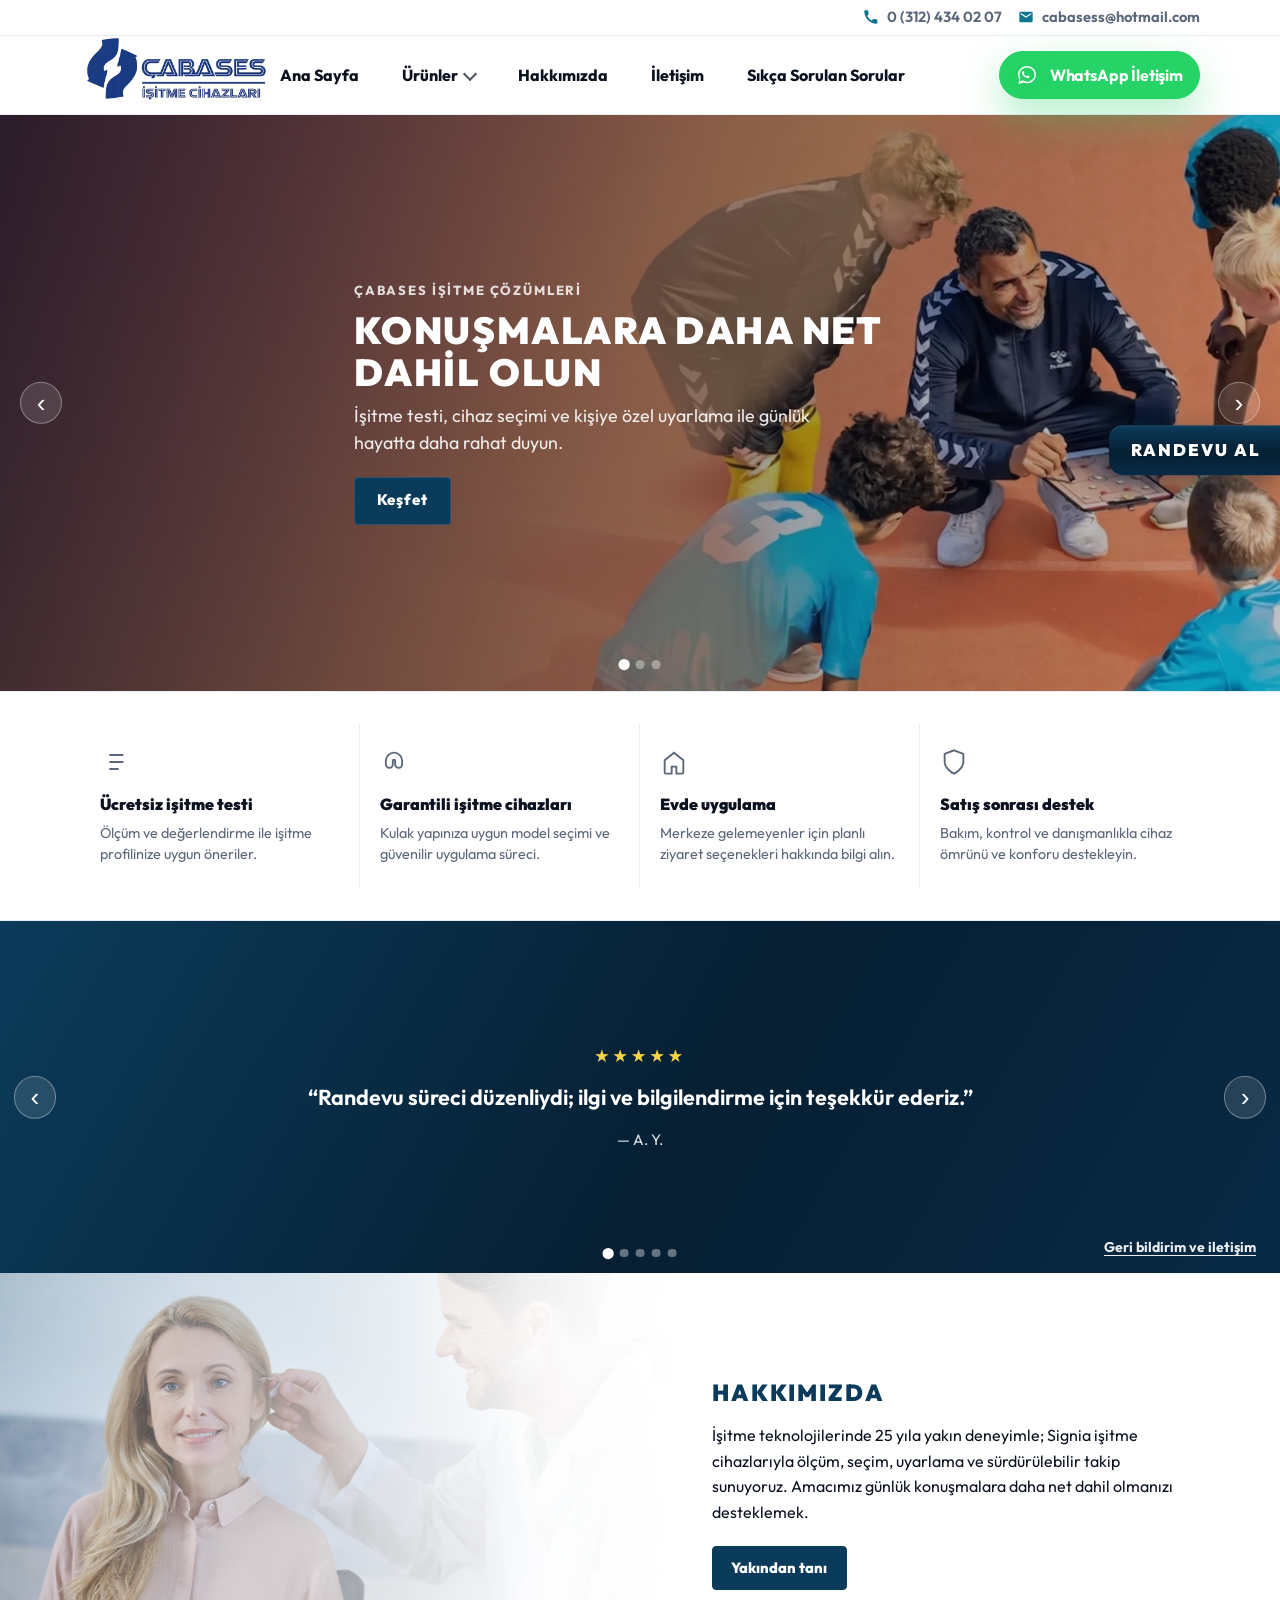
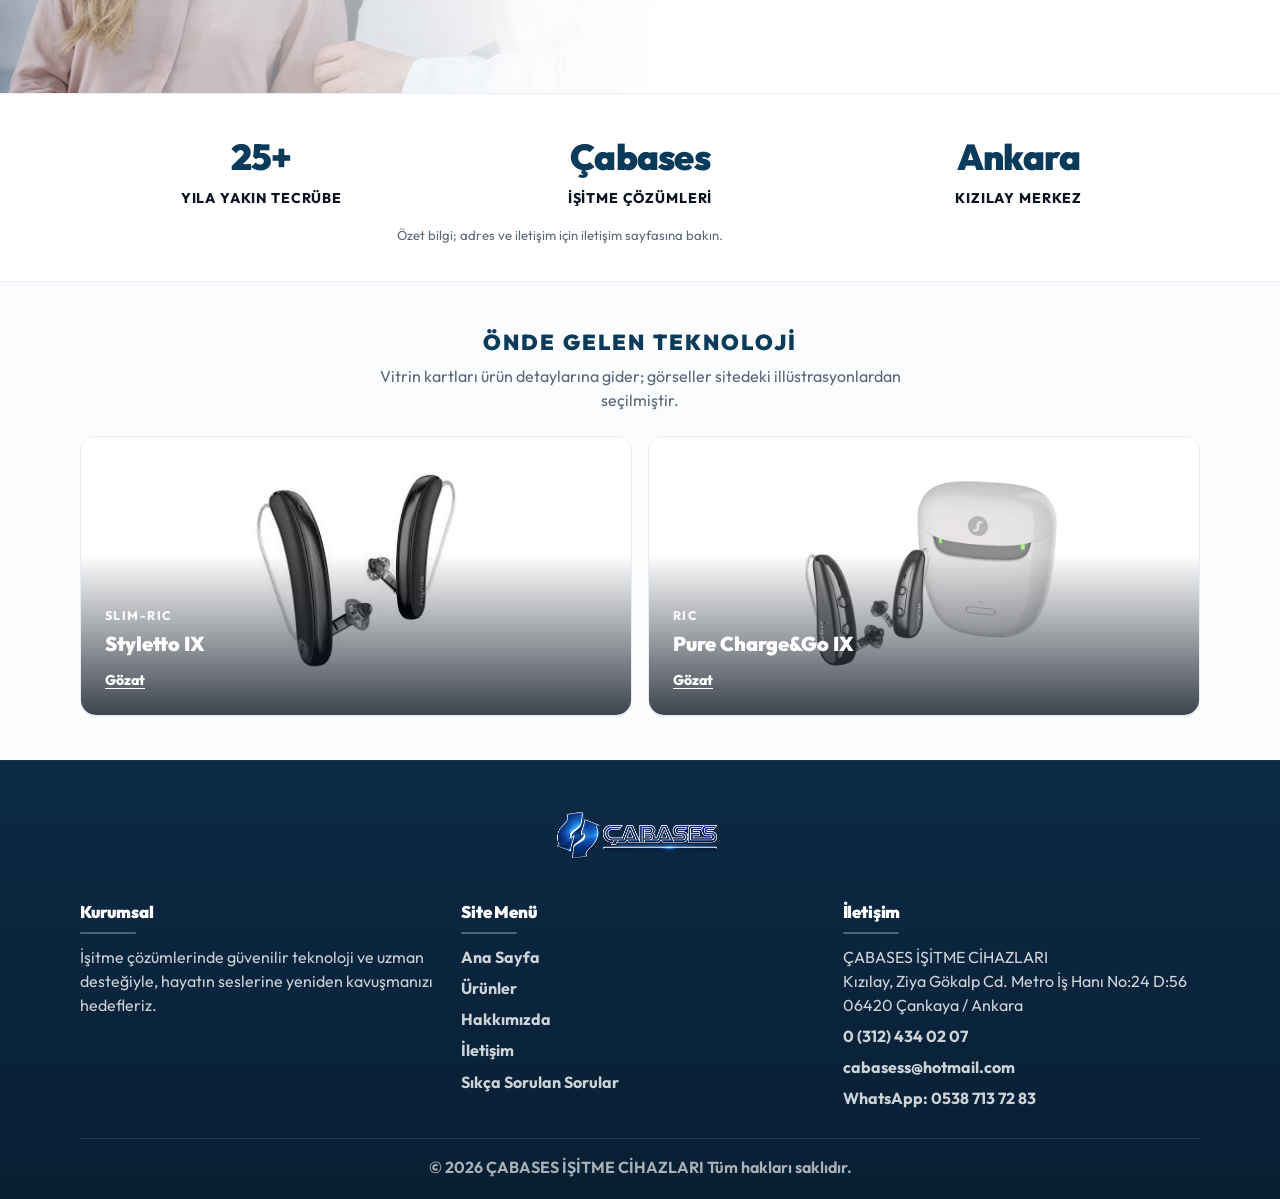
<file: project/index.html>
<!doctype html>
<html lang="tr">
  <head>
    <meta charset="UTF-8" />
    <meta name="viewport" content="width=device-width, initial-scale=1" />
    <meta name="theme-color" content="#0b3b5a" />
    <title>Cab As İşitme | Ana Sayfa</title>
    <meta
      name="description"
      content="Cabases İşitme; işitme cihazı çözümleri, uygulama ve danışmanlık hizmetleri. Modern teknoloji, kişiye özel uyarlama ve destek."
    />
    <meta name="robots" content="index,follow" />
    <meta name="author" content="Cab As İşitme" />

    <link rel="canonical" href="https://cabasesisitmecihazlari.com/" />

    <meta property="og:type" content="website" />
    <meta property="og:locale" content="tr_TR" />
    <meta property="og:title" content="Cab As İşitme | Ana Sayfa" />
    <meta
      property="og:description"
      content="İşitme cihazı çözümleri, uyarlama ve takip. Modern teknoloji ve kişiye özel destek."
    />
    <meta property="og:url" content="https://cabasesisitmecihazlari.com/" />
    <meta property="og:image" content="https://cabasesisitmecihazlari.com/images/og-cover.svg" />

    <meta name="twitter:card" content="summary_large_image" />
    <meta name="twitter:title" content="Cab As İşitme | Ana Sayfa" />
    <meta name="twitter:description" content="İşitme cihazı çözümleri, uyarlama ve takip. Modern teknoloji ve kişiye özel destek." />
    <meta name="twitter:image" content="https://cabasesisitmecihazlari.com/images/og-cover.svg" />
    <meta property="og:site_name" content="Cab As İşitme" />
    <link rel="alternate" hreflang="tr" href="https://cabasesisitmecihazlari.com/" />
    <link rel="alternate" hreflang="x-default" href="https://cabasesisitmecihazlari.com/" />
    <script type="application/ld+json">
      {
        "@context": "https://schema.org",
        "@graph": [
          {
            "@type": "Organization",
            "@id": "https://cabasesisitmecihazlari.com/#organization",
            "name": "Cab As İşitme",
            "url": "https://cabasesisitmecihazlari.com/",
            "logo": {
              "@type": "ImageObject",
              "url": "https://cabasesisitmecihazlari.com/images/%C4%B0%C5%9Fitme_Cihazlar%C4%B1_Yaz%C4%B1s%C4%B1_%C5%9Feffaf_202605191719.jpeg"
            },
            "email": "cabasess@hotmail.com",
            "telephone": "+903124340207"
          },
          {
            "@type": "WebSite",
            "@id": "https://cabasesisitmecihazlari.com/#website",
            "url": "https://cabasesisitmecihazlari.com/",
            "name": "Cab As İşitme",
            "inLanguage": "tr-TR",
            "publisher": {
              "@id": "https://cabasesisitmecihazlari.com/#organization"
            }
          },
          {
            "@type": "MedicalClinic",
            "@id": "https://cabasesisitmecihazlari.com/#localbusiness",
            "name": "Cab As İşitme",
            "url": "https://cabasesisitmecihazlari.com/iletisim.html",
            "image": "https://cabasesisitmecihazlari.com/images/og-cover.svg",
            "telephone": "+903124340207",
            "email": "cabasess@hotmail.com",
            "address": {
              "@type": "PostalAddress",
              "streetAddress": "Ziya Gökalp Cd., Metro İş Hanı No:24 D:56",
              "addressLocality": "Kızılay, Çankaya",
              "postalCode": "06420",
              "addressRegion": "Ankara",
              "addressCountry": "TR"
            },
            "openingHoursSpecification": [
              {
                "@type": "OpeningHoursSpecification",
                "dayOfWeek": ["Monday", "Tuesday", "Wednesday", "Thursday", "Friday"],
                "opens": "09:00",
                "closes": "18:00"
              },
              {
                "@type": "OpeningHoursSpecification",
                "dayOfWeek": "Saturday",
                "opens": "09:00",
                "closes": "16:00"
              }
            ],
            "parentOrganization": {
              "@id": "https://cabasesisitmecihazlari.com/#organization"
            }
          }
        ]
      }
    </script>

    <link rel="icon" href="./images/favicon.svg" type="image/svg+xml" />
    <link
      rel="preload"
      as="image"
      type="image/webp"
      href="./images/Gemini_Generated_Image_qox7viqox7viqox7.webp"
      fetchpriority="high"
    />
    <link rel="preconnect" href="https://fonts.googleapis.com" />
    <link rel="preconnect" href="https://fonts.gstatic.com" crossorigin />
    <link
      href="https://fonts.googleapis.com/css2?family=Outfit:wght@300;400;500;600;700;800;900&display=swap"
      rel="stylesheet"
    />
    <link rel="stylesheet" href="./css/styles.css" />
  </head>
  <body class="page-home">
    <a class="skip-link" href="#main">İçeriğe atla</a>

    <div class="topbar">
      <div class="container topbar-inner">
        <div class="topbar-left" aria-label="İletişim kısayolları">
          <a class="topbar-link" href="tel:+903124340207">
            <svg class="topbar-icon" viewBox="0 0 24 24" aria-hidden="true">
              <path
                fill="currentColor"
                d="M6.6 10.8c1.5 2.9 3.7 5.1 6.6 6.6l2.2-2.2c.3-.3.7-.4 1.1-.3 1.2.4 2.6.6 4 .6.6 0 1 .4 1 1V21c0 .6-.4 1-1 1C10.1 22 2 13.9 2 3c0-.6.4-1 1-1h3.9c.6 0 1 .4 1 1 0 1.4.2 2.8.6 4 .1.4 0 .8-.3 1.1l-2.6 2.7Z"
              />
            </svg>
            0 (312) 434 02 07
          </a>
          <a class="topbar-link" href="mailto:cabasess@hotmail.com">
            <svg class="topbar-icon" viewBox="0 0 24 24" aria-hidden="true">
              <path
                fill="currentColor"
                d="M20 4H4c-1.1 0-2 .9-2 2v12c0 1.1.9 2 2 2h16c1.1 0 2-.9 2-2V6c0-1.1-.9-2-2-2Zm0 4-8 5-8-5V6l8 5 8-5v2Z"
              />
            </svg>
            cabasess@hotmail.com
          </a>
        </div>

      </div>
    </div>

    <header class="site-header">
      <div class="container header-inner">
        <a class="brand" href="./index.html" aria-label="Cab As İşitme ana sayfa">
          <img
            class="brand-logo"
            src="./images/ChatGPT%20Image%2019%20May%202026%2017_26_27.png"
            width="1536"
            height="1024"
            alt="Cab As İşitme"
            decoding="async"
          />
        </a>

        <button class="nav-toggle" type="button" aria-expanded="false" aria-controls="primary-nav" data-nav-toggle>
          Menü
        </button>

        <nav id="primary-nav" class="nav" aria-label="Ana menü" data-nav>
          <ul class="nav-list">
            <li><a class="nav-link" href="./index.html">Ana Sayfa</a></li>
            <li class="nav-item has-mega" data-mega>
              <button
                class="nav-link nav-link-button"
                type="button"
                aria-expanded="false"
                aria-controls="mega-products"
                data-mega-toggle
              >
                Ürünler
                <span class="chev" aria-hidden="true"></span>
              </button>
              <div id="mega-products" class="mega" role="region" aria-label="Ürünler menü" data-mega-panel>
                <div class="mega-split">
                  <div class="mega-split-cats" role="tablist" aria-label="Ürün kategorileri">
                    <button type="button" class="mega-cat is-active" role="tab" aria-selected="true" data-mega-tab="isitme" id="mega-tab-isitme">
                      İşitme Cihazları
                      <span class="mega-cat-arrow" aria-hidden="true">›</span>
                    </button><button type="button" class="mega-cat" role="tab" aria-selected="false" data-mega-tab="sarj" id="mega-tab-sarj">
                      Şarj cihazları ve Aksesuarlar
                      <span class="mega-cat-arrow" aria-hidden="true">›</span>
                    </button>
                    <button type="button" class="mega-cat" role="tab" aria-selected="false" data-mega-tab="isitme-hakkinda" id="mega-tab-isitme-hakkinda">
                      İşitme hakkında
                      <span class="mega-cat-arrow" aria-hidden="true">›</span>
                    </button>
                    <button type="button" class="mega-cat" role="tab" aria-selected="false" data-mega-tab="tinnitus" id="mega-tab-tinnitus">
                      Tinnitus
                      <span class="mega-cat-arrow" aria-hidden="true">›</span>
                    </button>
                    <button type="button" class="mega-cat" role="tab" aria-selected="false" data-mega-tab="wellbeing" id="mega-tab-wellbeing">
                      My Wellbeing
                      <span class="mega-cat-arrow" aria-hidden="true">›</span>
                    </button>
                    <button type="button" class="mega-cat" role="tab" aria-selected="false" data-mega-tab="servis" id="mega-tab-servis">
                      Servis ve destek
                      <span class="mega-cat-arrow" aria-hidden="true">›</span>
                    </button>
                  </div>
                  <div class="mega-split-detail">
                    <div class="mega-panel" role="tabpanel" data-mega-content="isitme" aria-labelledby="mega-tab-isitme">
                      <p class="mega-panel-title">İşitme Cihazları</p>
                      <ul class="mega-panel-list">
                        <li><a href="./sss.html#isitme-cihaz-nasil">İşitme cihazları nasıl çalışır?</a></li>
                        <li><a href="./sss.html#modeller">İşitme cihazı türleri</a></li>
                      </ul>
                      <p class="mega-panel-sub" id="mega-bte">BTE (Kulak Arkası)</p>
                      <ul class="mega-panel-list mega-panel-list--nest" aria-labelledby="mega-bte">
                        <li><a href="./urunler.html#intuis-series">INTUIS 4.7 / 4.3 / 4.2 / 4.1 / 4.0</a></li>
                      </ul>
                      <p class="mega-panel-sub" id="mega-ric">RIC</p>
                      <ul class="mega-panel-list mega-panel-list--nest" aria-labelledby="mega-ric">
                        <li><a href="./urunler.html#pure-cg-bct-ix">Pure C&amp;G BCT IX</a></li>
                        <li><a href="./urunler.html#pure-cg-ix">Pure C&amp;G IX</a></li>
                      </ul>
                      <p class="mega-panel-sub" id="mega-slim-ric">SLIM-RIC</p>
                      <ul class="mega-panel-list mega-panel-list--nest" aria-labelledby="mega-slim-ric">
                        <li><a href="./urunler.html#styletto-ix">Styletto IX</a></li>
                      </ul>
                      <p class="mega-panel-sub" id="mega-active">Hazır kulak içi (Active)</p>
                      <ul class="mega-panel-list mega-panel-list--nest" aria-labelledby="mega-active">
                        <li><a href="./urunler.html#active-pro-ix">Active Pro</a></li>
                        <li><a href="./urunler.html#active-ix">Active</a></li>
                      </ul>
                      <p class="mega-panel-sub" id="mega-silk">Hazır kanal içi</p>
                      <ul class="mega-panel-list mega-panel-list--nest" aria-labelledby="mega-silk">
                        <li><a href="./urunler.html#silk-cg-ix">Silk C&amp;G IX</a></li>
                      </ul>
                      <p class="mega-panel-sub" id="mega-insio">Özel yapım kanal içi</p>
                      <ul class="mega-panel-list mega-panel-list--nest" aria-labelledby="mega-insio">
                        <li><a href="./urunler.html#insio-custom-ix">Insio IIC / CIC / ITC / ITE</a></li>
                      </ul>
                      <ul class="mega-panel-list">
                        <li><a href="./urunler.html">Tüm ürünleri görüntüle</a></li>
                      </ul>
                    </div><div class="mega-panel" hidden role="tabpanel" data-mega-content="sarj" aria-labelledby="mega-tab-sarj">
                      <p class="mega-panel-title">Şarj cihazları ve Aksesuarlar</p>
                      <p class="mega-panel-sub" id="mega-sarj-aksesuar">Şarj aksesuarları</p>
                      <ul class="mega-panel-list" aria-labelledby="mega-sarj-aksesuar">
                        <li><a href="./urunler.html#acc-sarj-edilebilir-isitme">Şarj edilebilir işitme cihazları</a></li>
                        <li><a href="./urunler.html#acc-enduktif-sarj-ii">Endüktif Şarj II</a></li>
                        <li><a href="./urunler.html#acc-standart-sarj">Standart şarj cihazı</a></li>
                      </ul>
                    </div>
                    <div class="mega-panel" hidden role="tabpanel" data-mega-content="isitme-hakkinda" aria-labelledby="mega-tab-isitme-hakkinda">
                      <p class="mega-panel-title">İşitme hakkında</p>
                      <ul class="mega-panel-list">
                        <li><a href="./sss.html#ilk-kez">SSS sayfasına giriş</a></li>
                        <li><a href="./sss.html#isitme-cihaz-nasil">İşitme cihazları nasıl çalışır?</a></li>
                        <li><a href="./sss.html#hangi-durumlarda-kullanim">Ne zaman işitme cihazı?</a></li>
                        <li><a href="./sss.html#devlet-karsiliyor-mu">SGK ve devlet desteği</a></li>
                        <li><a href="./sss.html#modeller">Model ve form seçenekleri</a></li>
                      </ul>
                    </div>
                    <div class="mega-panel" hidden role="tabpanel" data-mega-content="tinnitus" aria-labelledby="mega-tab-tinnitus">
                      <p class="mega-panel-title">Tinnitus</p>
                      <ul class="mega-panel-list">
                        <li><a href="./sss.html#tinnitus-neden">Tinnitusun nedenleri</a></li>
                        <li><a href="./sss.html#tinnitus-terapi">Tinnitus yönetimi ve terapi</a></li>
                      </ul>
                    </div>
                    <div class="mega-panel" hidden role="tabpanel" data-mega-content="wellbeing" aria-labelledby="mega-tab-wellbeing">
                      <p class="mega-panel-title">My Wellbeing</p>
                      <ul class="mega-panel-list">
                        <li><a href="./sss.html#alism-suresi">Cihaza alışma süreci</a></li><li><a href="./iletisim.html">Kişisel danışmanlık</a></li>
                      </ul>
                    </div>
                    <div class="mega-panel" hidden role="tabpanel" data-mega-content="servis" aria-labelledby="mega-tab-servis">
                      <p class="mega-panel-title">Servis ve destek</p>
                      <ul class="mega-panel-list">
                        <li><a href="./iletisim.html">İletişim ve randevu</a></li>
                        <li><a href="./hakkimizda.html">Hakkımızda</a></li>
                        <li><a href="./sss.html">Sıkça sorulan sorular</a></li>
                      </ul>
                    </div>
                  </div>
                </div>
                <div class="mega-split-foot">
                  <a class="button button-sm" href="./iletisim.html">Ön görüşme</a>
                  <a class="text-link text-link-inline" href="./urunler.html">Tüm ürünler</a>
                </div>
              </div>
            </li>
            <li><a class="nav-link" href="./hakkimizda.html">Hakkımızda</a></li>
            <li><a class="nav-link" href="./iletisim.html">İletişim</a></li>
            <li><a class="nav-link" href="./sss.html">Sıkça Sorulan Sorular</a></li>
          </ul>
        </nav>

        <div class="header-right">
          <a
            class="button nav-whatsapp"
            href="https://wa.me/905387137283?text=Merhaba%2C%20bilgi%20almak%20istiyorum."
            target="_blank"
            rel="noopener noreferrer"
            aria-label="WhatsApp ile iletişim"
          >
            <svg class="wa-icon" viewBox="0 0 32 32" aria-hidden="true">
              <path
                fill="currentColor"
                d="M19.11 17.46c-.28-.14-1.62-.8-1.87-.9-.25-.09-.43-.14-.61.14-.18.28-.7.9-.86 1.08-.16.18-.32.2-.6.07-.28-.14-1.17-.43-2.22-1.36-.82-.73-1.37-1.63-1.53-1.9-.16-.28-.02-.43.12-.57.12-.12.28-.32.41-.48.14-.16.18-.28.28-.46.09-.18.05-.34-.02-.48-.07-.14-.61-1.47-.84-2.01-.22-.53-.45-.46-.61-.47h-.52c-.18 0-.48.07-.73.34-.25.28-.96.94-.96 2.29s.98 2.66 1.12 2.84c.14.18 1.93 2.95 4.68 4.13.65.28 1.16.45 1.55.58.65.21 1.25.18 1.72.11.52-.08 1.62-.66 1.85-1.3.23-.64.23-1.19.16-1.3-.07-.12-.25-.18-.52-.32ZM16 3C8.83 3 3 8.6 3 15.5c0 2.2.62 4.35 1.8 6.23L3.62 29l7.56-1.95A13.3 13.3 0 0 0 16 28c7.17 0 13-5.6 13-12.5S23.17 3 16 3Zm0 22.7c-2.05 0-4.05-.56-5.78-1.63l-.41-.25-4.48 1.16.99-4.27-.27-.43A10.8 10.8 0 0 1 5.2 15.5C5.2 9.8 10.04 5.2 16 5.2c5.96 0 10.8 4.6 10.8 10.3 0 5.7-4.84 10.2-10.8 10.2Z"
              />
            </svg>
            <span class="wa-label">WhatsApp İletişim</span>
          </a>
        </div>
      </div>
    </header>

    <main id="main" class="site-motion cab-home">
      <!-- Üst vitrin (header / mega menü altı); otomatik slayt 5 sn -->
      <section class="cab-home-hero" aria-label="Ana vitrin" data-carousel data-carousel-interval="5000">
        <div class="cab-carousel-slides cab-home-hero-slides">
          <div class="cab-carousel-track" data-carousel-track style="--cab-n: 3; --cab-i: 0">
            <article class="cab-carousel-slide cab-home-hero-slide is-active" data-carousel-slide aria-hidden="false">
            <div class="cab-home-hero-bg">
              <picture>
                <source type="image/webp" srcset="./images/Gemini_Generated_Image_qox7viqox7viqox7.webp" />
                <img
                  class="cab-home-hero-img"
                  src="./images/Gemini_Generated_Image_qox7viqox7viqox7.png"
                  width="1920"
                  height="1247"
                  alt="Antrenör ve genç sporcular — takım ve iletişim"
                  decoding="async"
                  fetchpriority="high"
                  loading="eager"
                />
              </picture>
              <div class="cab-home-hero-scrim" aria-hidden="true"></div>
            </div>
            <div class="cab-home-hero-content container">
              <p class="cab-home-hero-kicker">Çabases İşitme Çözümleri</p>
              <h1 class="cab-home-hero-title">KONUŞMALARA DAHA NET DAHİL OLUN</h1>
              <p class="cab-home-hero-lead">İşitme testi, cihaz seçimi ve kişiye özel uyarlama ile günlük hayatta daha rahat duyun.</p>
              <a class="cab-home-hero-cta" href="./urunler.html">Keşfet</a>
            </div>
          </article>
          <article class="cab-carousel-slide cab-home-hero-slide" data-carousel-slide aria-hidden="true">
            <div class="cab-home-hero-bg">
              <picture>
                <source type="image/webp" srcset="./images/95f42bbb-a7db-4bbe-abc4-e82a76667974.webp" />
                <img
                  class="cab-home-hero-img"
                  src="./images/95f42bbb-a7db-4bbe-abc4-e82a76667974.png"
                  width="1920"
                  height="800"
                  alt="İşitme cihazını gösteren kadın — günlük yaşamda net duyma"
                  decoding="async"
                  loading="lazy"
                />
              </picture>
              <div class="cab-home-hero-scrim" aria-hidden="true"></div>
            </div>
            <div class="cab-home-hero-content container">
              <p class="cab-home-hero-kicker">ÇABASES İŞİTME CİHAZLARI</p>
              <h2 class="cab-home-hero-title">ÜCRETSİZ İŞİTME TESTİ</h2>
              <p class="cab-home-hero-lead">Güncel odyometri yaklaşımıyla ölçüm, değerlendirme ve size uygun yol haritası.</p>
              <a class="cab-home-hero-cta" href="./iletisim.html#randevu-whatsapp">Randevu al</a>
            </div>
          </article>
          <article class="cab-carousel-slide cab-home-hero-slide" data-carousel-slide aria-hidden="true">
            <div class="cab-home-hero-bg">
              <picture>
                <source
                  type="image/webp"
                  srcset="./images/adamın_gömleğini_lacivert_ile_değiştirir_202605142214.webp"
                />
                <img
                  class="cab-home-hero-img"
                  src="./images/adamın_gömleğini_lacivert_ile_değiştirir_202605142214.jpeg"
                  width="1920"
                  height="1072"
                  alt="Mutlu ve kendinden emin bir erkek — pozitif yaşam"
                  decoding="async"
                  loading="lazy"
                />
              </picture>
              <div class="cab-home-hero-scrim" aria-hidden="true"></div>
            </div>
            <div class="cab-home-hero-content container">
              <p class="cab-home-hero-kicker">Bakım ve takip</p>
              <h2 class="cab-home-hero-title">SATIŞ SONRASI DESTEK</h2>
              <p class="cab-home-hero-lead">Kontrol, bakım ve danışmanlıkla cihaz performansını ve konforunuzu koruyun.</p>
              <a class="cab-home-hero-cta" href="./iletisim.html">İletişim</a>
            </div>
          </article>
          </div>
        </div>
        <button type="button" class="cab-carousel-nav cab-home-hero-prev" data-carousel-prev aria-label="Önceki slayt">
          <span aria-hidden="true">‹</span>
        </button>
        <button type="button" class="cab-carousel-nav cab-home-hero-next" data-carousel-next aria-label="Sonraki slayt">
          <span aria-hidden="true">›</span>
        </button>
        <div class="cab-carousel-dots cab-home-hero-dots" role="group" aria-label="Slayt seçimi">
          <button type="button" class="cab-carousel-dot is-active" data-carousel-dot aria-label="1. slayt"></button>
          <button type="button" class="cab-carousel-dot" data-carousel-dot aria-label="2. slayt"></button>
          <button type="button" class="cab-carousel-dot" data-carousel-dot aria-label="3. slayt"></button>
        </div>
      </section>

      <section class="cab-home-features" aria-labelledby="cab-home-features-h">
        <h2 id="cab-home-features-h" class="visually-hidden">Öne çıkan hizmetler</h2>
        <div class="container cab-home-features-grid">
          <div class="cab-home-feature">
            <div class="cab-home-feature-icon" aria-hidden="true">
              <svg viewBox="0 0 24 24" width="28" height="28" fill="none" stroke="currentColor" stroke-width="1.6">
                <path d="M8 6h12M8 12h12M8 18h8M4 6h.01M4 12h.01M4 18h.01" />
              </svg>
            </div>
            <h3 class="cab-home-feature-title">Ücretsiz işitme testi</h3>
            <p class="cab-home-feature-desc">Ölçüm ve değerlendirme ile işitme profilinize uygun öneriler.</p>
          </div>
          <div class="cab-home-feature">
            <div class="cab-home-feature-icon" aria-hidden="true">
              <svg viewBox="0 0 24 24" width="28" height="28" fill="none" stroke="currentColor" stroke-width="1.6">
                <path d="M12 4a7 7 0 0 0-7 7v3a3 3 0 0 0 6 0v-3a1 1 0 0 1 2 0v3a3 3 0 0 0 6 0v-3a7 7 0 0 0-7-7Z" />
              </svg>
            </div>
            <h3 class="cab-home-feature-title">Garantili işitme cihazları</h3>
            <p class="cab-home-feature-desc">Kulak yapınıza uygun model seçimi ve güvenilir uygulama süreci.</p>
          </div>
          <div class="cab-home-feature">
            <div class="cab-home-feature-icon" aria-hidden="true">
              <svg viewBox="0 0 24 24" width="28" height="28" fill="none" stroke="currentColor" stroke-width="1.6">
                <path d="M4 10.5 12 4l8 6.5V21a1 1 0 0 1-1 1h-5v-6H10v6H5a1 1 0 0 1-1-1z" />
              </svg>
            </div>
            <h3 class="cab-home-feature-title">Evde uygulama</h3>
            <p class="cab-home-feature-desc">Merkeze gelemeyenler için planlı ziyaret seçenekleri hakkında bilgi alın.</p>
          </div>
          <div class="cab-home-feature">
            <div class="cab-home-feature-icon" aria-hidden="true">
              <svg viewBox="0 0 24 24" width="28" height="28" fill="none" stroke="currentColor" stroke-width="1.6">
                <path d="M12 22s8-4 8-10V5l-8-3-8 3v7c0 6 8 10 8 10Z" />
              </svg>
            </div>
            <h3 class="cab-home-feature-title">Satış sonrası destek</h3>
            <p class="cab-home-feature-desc">Bakım, kontrol ve danışmanlıkla cihaz ömrünü ve konforu destekleyin.</p>
          </div>
        </div>
      </section>

      <section class="cab-home-quote" aria-label="Müşteri yorumları" data-carousel data-carousel-interval="6000">
        <div class="cab-carousel-slides cab-home-quote-slides">
          <div class="cab-carousel-track" data-carousel-track style="--cab-n: 5; --cab-i: 0">
            <article class="cab-carousel-slide cab-home-quote-slide is-active" data-carousel-slide aria-hidden="false">
            <div class="container cab-home-quote-inner">
              <div class="cab-home-quote-stars" aria-hidden="true">★★★★★</div>
              <blockquote class="cab-home-quote-text">
                “Randevu süreci düzenliydi; ilgi ve bilgilendirme için teşekkür ederiz.”
              </blockquote>
              <p class="cab-home-quote-author">— A. Y.</p>
            </div>
          </article>
          <article class="cab-carousel-slide cab-home-quote-slide" data-carousel-slide aria-hidden="true">
            <div class="container cab-home-quote-inner">
              <div class="cab-home-quote-stars" aria-hidden="true">★★★★★</div>
              <blockquote class="cab-home-quote-text">
                “Uyarlama ve takip randevuları günlük kullanımı kolaylaştırdı.”
              </blockquote>
              <p class="cab-home-quote-author">— M. K.</p>
            </div>
          </article>
          <article class="cab-carousel-slide cab-home-quote-slide" data-carousel-slide aria-hidden="true">
            <div class="container cab-home-quote-inner">
              <div class="cab-home-quote-stars" aria-hidden="true">★★★★★</div>
              <blockquote class="cab-home-quote-text">
                “Cihaz seçiminde sabırla yönlendirdiler; memnun kaldık.”
              </blockquote>
              <p class="cab-home-quote-author">— E. T.</p>
            </div>
          </article>
          <article class="cab-carousel-slide cab-home-quote-slide" data-carousel-slide aria-hidden="true">
            <div class="container cab-home-quote-inner">
              <div class="cab-home-quote-stars" aria-hidden="true">★★★★★</div>
              <blockquote class="cab-home-quote-text">
                “Telefonla sorularımıza net yanıt verildi; tekrar geliriz.”
              </blockquote>
              <p class="cab-home-quote-author">— S. D.</p>
            </div>
          </article>
          <article class="cab-carousel-slide cab-home-quote-slide" data-carousel-slide aria-hidden="true">
            <div class="container cab-home-quote-inner">
              <div class="cab-home-quote-stars" aria-hidden="true">★★★★★</div>
              <blockquote class="cab-home-quote-text">
                “Bakım sonrası farkı hissettik; teşekkürler.”
              </blockquote>
              <p class="cab-home-quote-author">— H. Ç.</p>
            </div>
          </article>
          </div>
        </div>
        <button type="button" class="cab-carousel-nav cab-home-quote-prev" data-carousel-prev aria-label="Önceki yorum">
          <span aria-hidden="true">‹</span>
        </button>
        <button type="button" class="cab-carousel-nav cab-home-quote-next" data-carousel-next aria-label="Sonraki yorum">
          <span aria-hidden="true">›</span>
        </button>
        <div class="cab-carousel-dots cab-home-quote-dots" role="group" aria-label="Yorum slaytı">
          <button type="button" class="cab-carousel-dot is-active" data-carousel-dot aria-label="1. yorum"></button>
          <button type="button" class="cab-carousel-dot" data-carousel-dot aria-label="2. yorum"></button>
          <button type="button" class="cab-carousel-dot" data-carousel-dot aria-label="3. yorum"></button>
          <button type="button" class="cab-carousel-dot" data-carousel-dot aria-label="4. yorum"></button>
          <button type="button" class="cab-carousel-dot" data-carousel-dot aria-label="5. yorum"></button>
        </div>
        <a class="cab-home-quote-all" href="./iletisim.html">Geri bildirim ve iletişim</a>
      </section>

      <section class="cab-home-about" aria-labelledby="cab-home-about-h">
        <div class="cab-home-about-media">
          <img
            src="./images/isitme-cihazi-cesitleri-nelerdir-1.webp"
            width="1200"
            height="800"
            class="cab-home-about-img"
            alt="İşitme cihazı çeşitleri — merkezimizdeki ürün ve danışmanlık yaklaşımı"
            loading="lazy"
            decoding="async"
          />
          <div class="cab-home-about-scrim" aria-hidden="true"></div>
        </div>
        <div class="cab-home-about-panel">
          <div class="cab-home-about-inner">
            <h2 id="cab-home-about-h" class="cab-home-about-kicker">Hakkımızda</h2>
            <p class="cab-home-about-text">
              İşitme teknolojilerinde 25 yıla yakın deneyimle; Signia işitme cihazlarıyla ölçüm, seçim, uyarlama ve sürdürülebilir
              takip sunuyoruz. Amacımız günlük konuşmalara daha net dahil olmanızı desteklemek.
            </p>
            <a class="cab-home-about-cta" href="./hakkimizda.html">Yakından tanı</a>
          </div>
        </div>
      </section>

      <section class="cab-home-stats" aria-labelledby="cab-home-stats-h">
        <h2 id="cab-home-stats-h" class="visually-hidden">Özet rakamlar</h2>
        <div class="container cab-home-stats-grid">
          <div class="cab-home-stat">
            <p class="cab-home-stat-num">25+</p>
            <p class="cab-home-stat-label">Yıla yakın tecrübe</p>
          </div>
          <div class="cab-home-stat">
            <p class="cab-home-stat-num">Çabases</p>
            <p class="cab-home-stat-label">İşitme çözümleri</p>
          </div>
          <div class="cab-home-stat">
            <p class="cab-home-stat-num">Ankara</p>
            <p class="cab-home-stat-label">Kızılay merkez</p>
          </div>
        </div>
        <p class="container cab-home-stats-note">Özet bilgi; adres ve iletişim için <a href="./iletisim.html">iletişim</a> sayfasına bakın.</p>
      </section>

      <section class="cab-home-brands" aria-labelledby="cab-home-brands-h">
        <div class="container">
          <h2 id="cab-home-brands-h" class="cab-home-brands-title">Önde gelen teknoloji</h2>
          <p class="cab-home-brands-lead muted">Vitrin kartları ürün detaylarına gider; görseller sitedeki illüstrasyonlardan seçilmiştir.</p>
          <div class="cab-home-brands-grid">
            <a class="cab-home-brand-tile cab-home-brand-tile--product" href="./urunler.html#styletto-ix">
              <img src="./images/indir%20(8).jpeg" width="225" height="225" alt="Styletto IX SLIM-RIC işitme cihazları" class="cab-home-brand-img cab-home-brand-img--product" loading="lazy" decoding="async" />
              <div class="cab-home-brand-scrim"></div>
              <div class="cab-home-brand-body">
                <p class="cab-home-brand-kicker">SLIM-RIC</p>
                <p class="cab-home-brand-title">Styletto IX</p>
                <span class="cab-home-brand-link">Gözat</span>
              </div>
            </a>
            <a class="cab-home-brand-tile cab-home-brand-tile--product" href="./urunler.html#pure-cg-ix">
              <img src="./images/Pure-Charge-Go-IX_graphite_next-to-charger_1920x1080.jpg" width="1920" height="1080" alt="Pure Charge&amp;Go IX grafit işitme cihazları ve şarj ünitesi" class="cab-home-brand-img cab-home-brand-img--product" loading="lazy" decoding="async" />
              <div class="cab-home-brand-scrim"></div>
              <div class="cab-home-brand-body">
                <p class="cab-home-brand-kicker">RIC</p>
                <p class="cab-home-brand-title">Pure Charge&amp;Go IX</p>
                <span class="cab-home-brand-link">Gözat</span>
              </div>
            </a>
          </div>
        </div>
      </section>
    </main>

    <footer class="site-footer">
      <div class="container footer-logo-row">
        <img
          class="footer-logo footer-logo-standalone"
          src="./images/brand-logo.png"
          width="140"
          height="34"
          alt="Cab As İşitme"
          loading="lazy"
        />
      </div>
      <div class="container footer-grid">
        <section class="footer-col" aria-label="Kurumsal">
          <h2 class="footer-title">Kurumsal</h2>
          <p class="footer-text">
            İşitme çözümlerinde güvenilir teknoloji ve uzman desteğiyle, hayatın seslerine yeniden kavuşmanızı hedefleriz.
          </p>
        </section>

        <nav class="footer-col" aria-label="Site menü">
          <h2 class="footer-title">Site Menü</h2>
          <ul class="footer-list">
            <li><a href="./index.html">Ana Sayfa</a></li>
            <li><a href="./urunler.html">Ürünler</a></li>
            <li><a href="./hakkimizda.html">Hakkımızda</a></li>
            <li><a href="./iletisim.html">İletişim</a></li>
            <li><a href="./sss.html">Sıkça Sorulan Sorular</a></li>
          </ul>
        </nav>

        <section class="footer-col" aria-label="İletişim">
          <h2 class="footer-title">İletişim</h2>
          <ul class="footer-list">
            <li>ÇABASES İŞİTME CİHAZLARI<br />Kızılay, Ziya Gökalp Cd. Metro İş Hanı No:24 D:56<br />06420 Çankaya / Ankara</li>
            <li><a href="tel:+903124340207">0 (312) 434 02 07</a></li>
            <li><a href="mailto:cabasess@hotmail.com">cabasess@hotmail.com</a></li>
            <li><a href="https://wa.me/905387137283" target="_blank" rel="noopener noreferrer">WhatsApp: 0538 713 72 83</a></li>
          </ul>
        </section>
      </div>

      <div class="container footer-bottom">
        <p class="m-0">© <span data-year></span> ÇABASES İŞİTME CİHAZLARI Tüm hakları saklıdır.</p>
      </div>
    </footer>

    <a class="randevu-fab" href="./iletisim.html#randevu-whatsapp" aria-label="RANDEVU AL — WhatsApp iletişim formuna git">
      <span class="randevu-fab-label">RANDEVU AL</span>
    </a>

    <script src="./js/main.js" defer></script>
  </body>
</html>
</file>
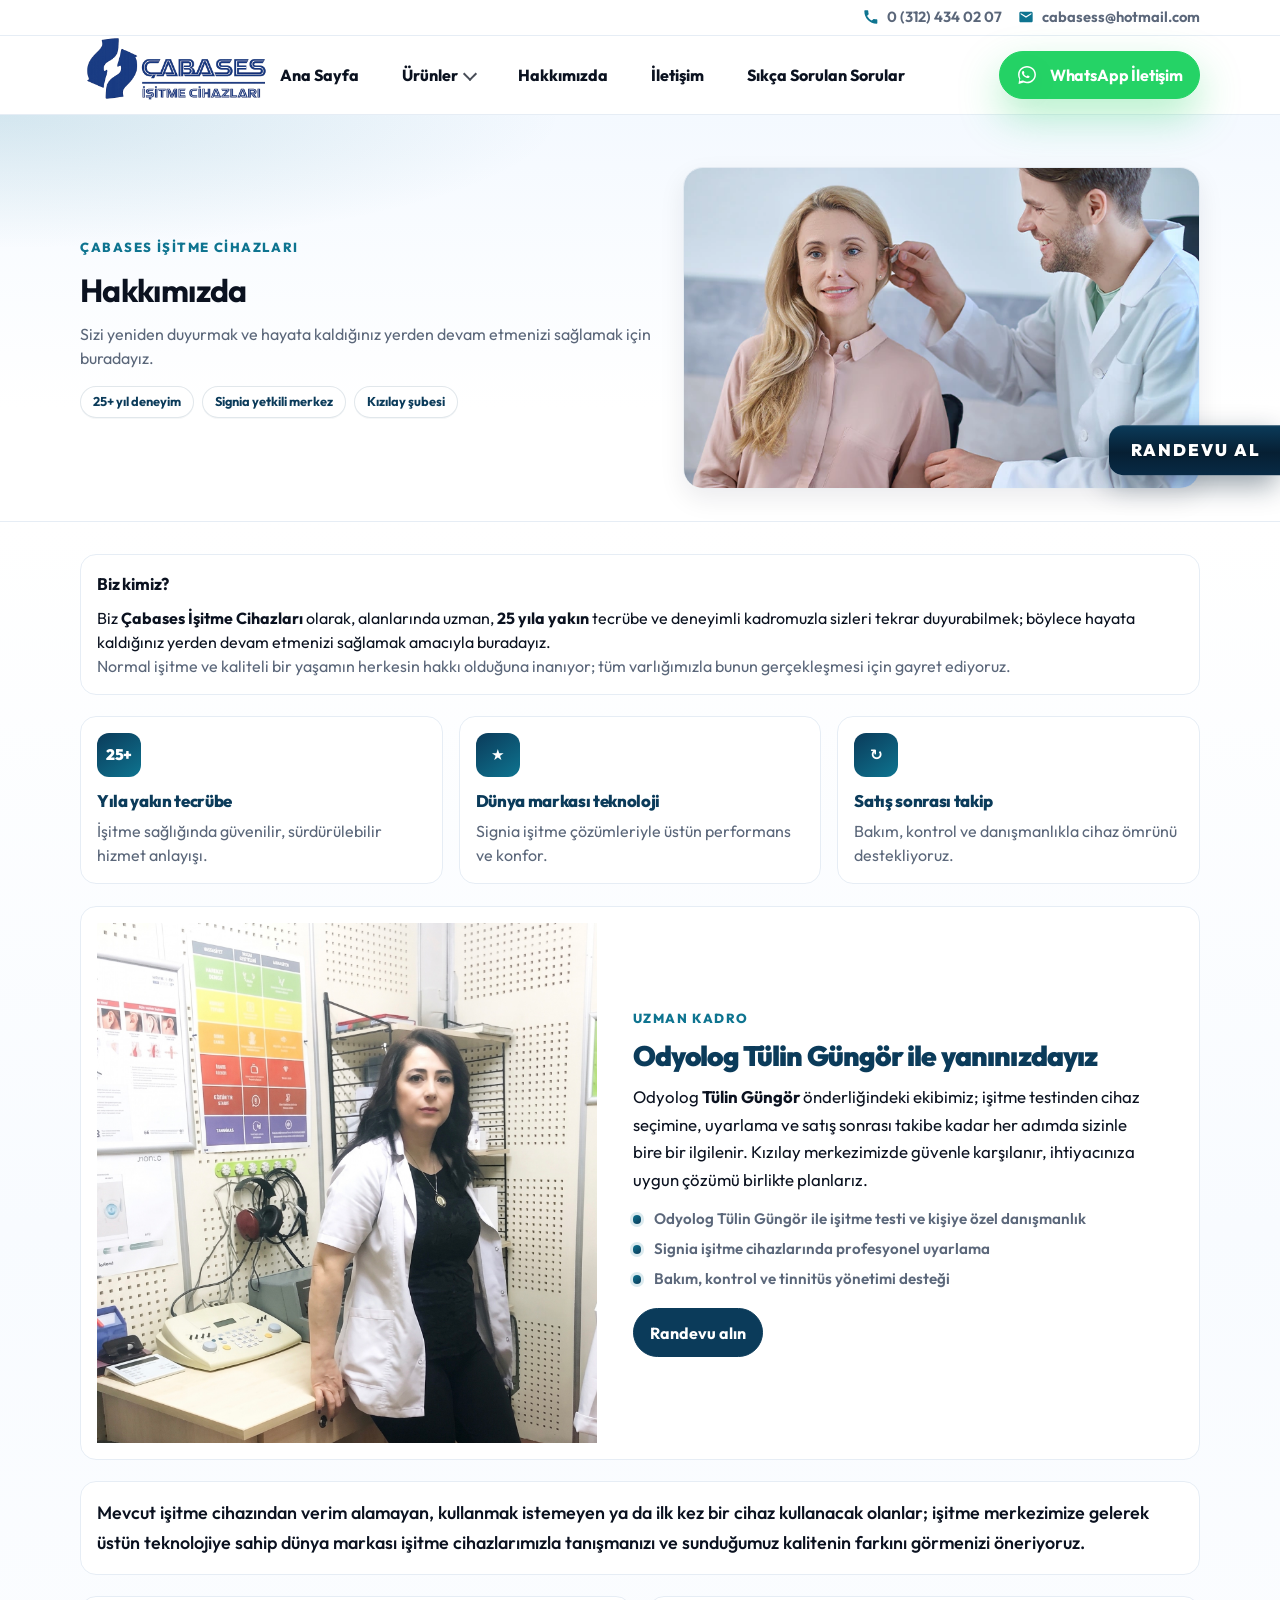
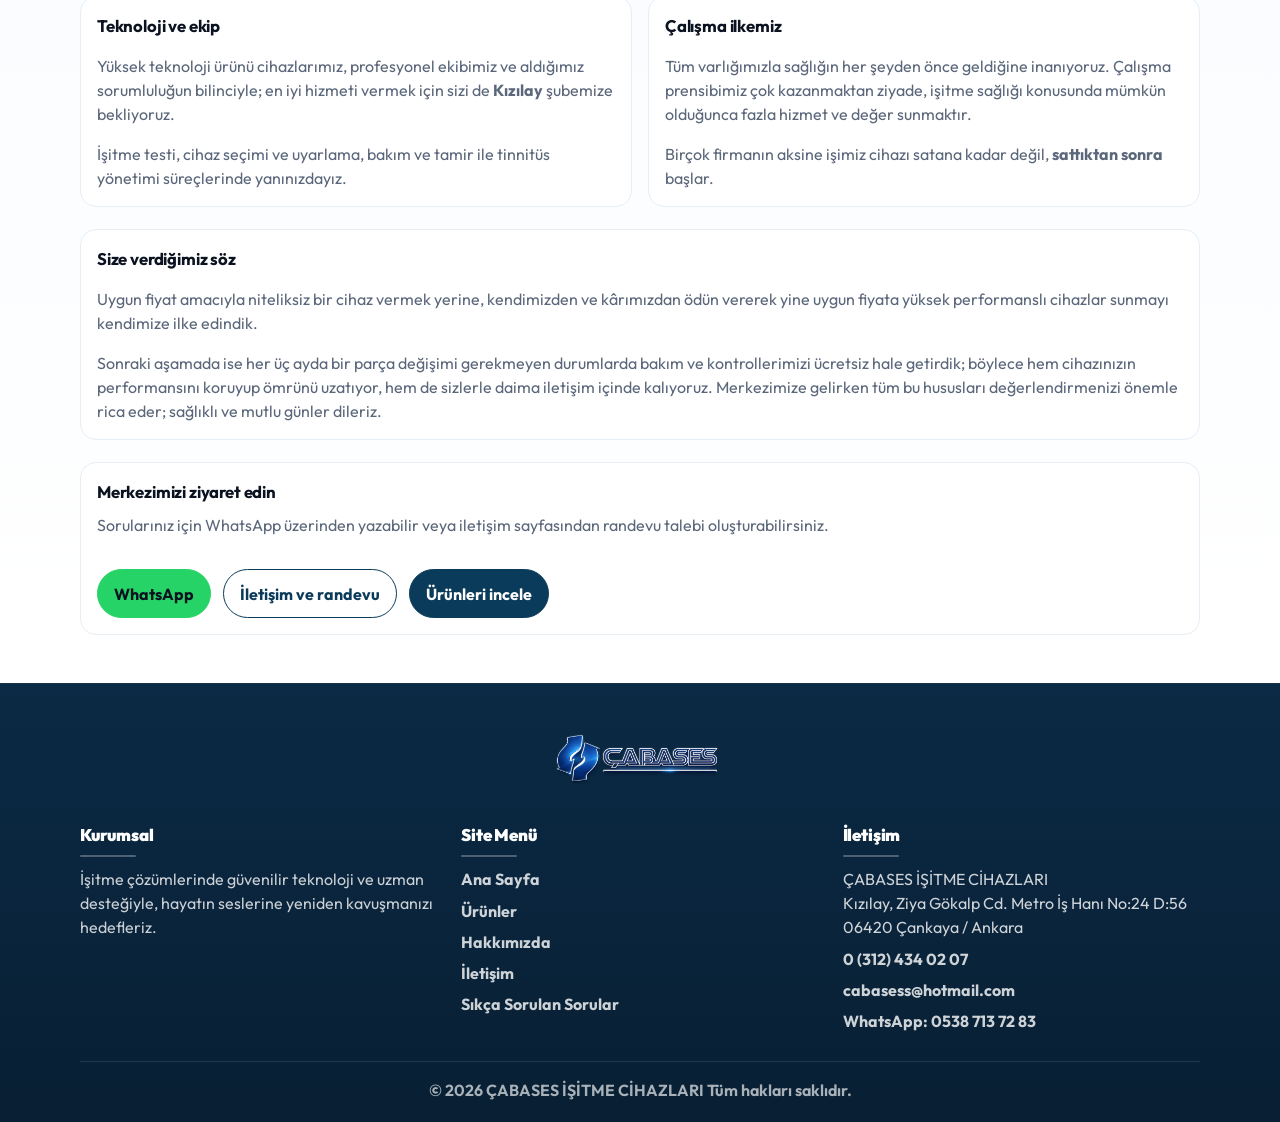
<file: project/hakkimizda.html>
<!doctype html>
<html lang="tr">
  <head>
    <meta charset="UTF-8" />
    <meta name="viewport" content="width=device-width, initial-scale=1" />
    <meta name="theme-color" content="#0b3b5a" />

    <title>Cab As İşitme | Hakkımızda</title>
    <meta
      name="description"
      content="Çabases İşitme Cihazları hakkında. Uzman kadro, Signia teknolojisi ve satış sonrası sürdürülebilir takip."
    />
    <meta name="robots" content="index,follow" />
    <meta name="author" content="Cab As İşitme" />

    <link rel="canonical" href="https://cabasesisitmecihazlari.com/hakkimizda.html" />

    <meta property="og:type" content="website" />
    <meta property="og:locale" content="tr_TR" />
    <meta property="og:title" content="Cab As İşitme | Hakkımızda" />
    <meta property="og:description" content="Kurumsal tanıtım, misyon ve vizyon." />
    <meta property="og:url" content="https://cabasesisitmecihazlari.com/hakkimizda.html" />
    <meta property="og:image" content="https://cabasesisitmecihazlari.com/images/og-cover.svg" />

    <meta name="twitter:card" content="summary_large_image" />
    <meta name="twitter:title" content="Cab As İşitme | Hakkımızda" />
    <meta name="twitter:description" content="Kurumsal tanıtım, misyon ve vizyon." />
    <meta name="twitter:image" content="https://cabasesisitmecihazlari.com/images/og-cover.svg" />
    <meta property="og:site_name" content="Cab As İşitme" />
    <link rel="alternate" hreflang="tr" href="https://cabasesisitmecihazlari.com/hakkimizda.html" />
    <link rel="alternate" hreflang="x-default" href="https://cabasesisitmecihazlari.com/hakkimizda.html" />
    <script type="application/ld+json">
      {
        "@context": "https://schema.org",
        "@graph": [
          {
            "@type": "Organization",
            "@id": "https://cabasesisitmecihazlari.com/#organization",
            "name": "Cab As İşitme",
            "url": "https://cabasesisitmecihazlari.com/",
            "logo": {
              "@type": "ImageObject",
              "url": "https://cabasesisitmecihazlari.com/images/%C4%B0%C5%9Fitme_Cihazlar%C4%B1_Yaz%C4%B1s%C4%B1_%C5%9Feffaf_202605191719.jpeg"
            },
            "email": "cabasess@hotmail.com",
            "telephone": "+903124340207"
          },
          {
            "@type": "WebPage",
            "@id": "https://cabasesisitmecihazlari.com/hakkimizda.html#webpage",
            "url": "https://cabasesisitmecihazlari.com/hakkimizda.html",
            "name": "Hakkımızda | Cab As İşitme",
            "isPartOf": {
              "@id": "https://cabasesisitmecihazlari.com/#website"
            },
            "about": {
              "@id": "https://cabasesisitmecihazlari.com/#organization"
            },
            "inLanguage": "tr-TR"
          },
          {
            "@type": "BreadcrumbList",
            "itemListElement": [
              {
                "@type": "ListItem",
                "position": 1,
                "name": "Ana Sayfa",
                "item": "https://cabasesisitmecihazlari.com/"
              },
              {
                "@type": "ListItem",
                "position": 2,
                "name": "Hakkımızda",
                "item": "https://cabasesisitmecihazlari.com/hakkimizda.html"
              }
            ]
          }
        ]
      }
    </script>

    <link rel="icon" href="./images/favicon.svg" type="image/svg+xml" />
    <link rel="preconnect" href="https://fonts.googleapis.com" />
    <link rel="preconnect" href="https://fonts.gstatic.com" crossorigin />
    <link
      href="https://fonts.googleapis.com/css2?family=Outfit:wght@300;400;500;600;700;800;900&display=swap"
      rel="stylesheet"
    />
    <link rel="stylesheet" href="./css/styles.css" />
  </head>
  <body>
    <a class="skip-link" href="#main">İçeriğe atla</a>

    <div class="topbar">
      <div class="container topbar-inner">
        <div class="topbar-left" aria-label="İletişim kısayolları">
          <a class="topbar-link" href="tel:+903124340207">
            <svg class="topbar-icon" viewBox="0 0 24 24" aria-hidden="true">
              <path
                fill="currentColor"
                d="M6.6 10.8c1.5 2.9 3.7 5.1 6.6 6.6l2.2-2.2c.3-.3.7-.4 1.1-.3 1.2.4 2.6.6 4 .6.6 0 1 .4 1 1V21c0 .6-.4 1-1 1C10.1 22 2 13.9 2 3c0-.6.4-1 1-1h3.9c.6 0 1 .4 1 1 0 1.4.2 2.8.6 4 .1.4 0 .8-.3 1.1l-2.6 2.7Z"
              />
            </svg>
            0 (312) 434 02 07
          </a>
          <a class="topbar-link" href="mailto:cabasess@hotmail.com">
            <svg class="topbar-icon" viewBox="0 0 24 24" aria-hidden="true">
              <path
                fill="currentColor"
                d="M20 4H4c-1.1 0-2 .9-2 2v12c0 1.1.9 2 2 2h16c1.1 0 2-.9 2-2V6c0-1.1-.9-2-2-2Zm0 4-8 5-8-5V6l8 5 8-5v2Z"
              />
            </svg>
            cabasess@hotmail.com
          </a>
        </div>

      </div>
    </div>

    <header class="site-header">
      <div class="container header-inner">
        <a class="brand" href="./index.html" aria-label="Cab As İşitme ana sayfa">
          <img
            class="brand-logo"
            src="./images/ChatGPT%20Image%2019%20May%202026%2017_26_27.png"
            width="1536"
            height="1024"
            alt="Cab As İşitme"
            decoding="async"
          />
        </a>

        <button class="nav-toggle" type="button" aria-expanded="false" aria-controls="primary-nav" data-nav-toggle>
          Menü
        </button>

        <nav id="primary-nav" class="nav" aria-label="Ana menü" data-nav>
          <ul class="nav-list">
            <li><a class="nav-link" href="./index.html">Ana Sayfa</a></li>
            <li class="nav-item has-mega" data-mega>
              <button
                class="nav-link nav-link-button"
                type="button"
                aria-expanded="false"
                aria-controls="mega-products"
                data-mega-toggle
              >
                Ürünler
                <span class="chev" aria-hidden="true"></span>
              </button>
              <div id="mega-products" class="mega" role="region" aria-label="Ürünler menü" data-mega-panel>
                <div class="mega-split">
                  <div class="mega-split-cats" role="tablist" aria-label="Ürün kategorileri">
                    <button type="button" class="mega-cat is-active" role="tab" aria-selected="true" data-mega-tab="isitme" id="mega-tab-isitme">
                      İşitme Cihazları
                      <span class="mega-cat-arrow" aria-hidden="true">›</span>
                    </button><button type="button" class="mega-cat" role="tab" aria-selected="false" data-mega-tab="sarj" id="mega-tab-sarj">
                      Şarj cihazları ve Aksesuarlar
                      <span class="mega-cat-arrow" aria-hidden="true">›</span>
                    </button>
                    <button type="button" class="mega-cat" role="tab" aria-selected="false" data-mega-tab="isitme-hakkinda" id="mega-tab-isitme-hakkinda">
                      İşitme hakkında
                      <span class="mega-cat-arrow" aria-hidden="true">›</span>
                    </button>
                    <button type="button" class="mega-cat" role="tab" aria-selected="false" data-mega-tab="tinnitus" id="mega-tab-tinnitus">
                      Tinnitus
                      <span class="mega-cat-arrow" aria-hidden="true">›</span>
                    </button>
                    <button type="button" class="mega-cat" role="tab" aria-selected="false" data-mega-tab="wellbeing" id="mega-tab-wellbeing">
                      My Wellbeing
                      <span class="mega-cat-arrow" aria-hidden="true">›</span>
                    </button>
                    <button type="button" class="mega-cat" role="tab" aria-selected="false" data-mega-tab="servis" id="mega-tab-servis">
                      Servis ve destek
                      <span class="mega-cat-arrow" aria-hidden="true">›</span>
                    </button>
                  </div>
                  <div class="mega-split-detail">
                    <div class="mega-panel" role="tabpanel" data-mega-content="isitme" aria-labelledby="mega-tab-isitme">
                      <p class="mega-panel-title">İşitme Cihazları</p>
                      <ul class="mega-panel-list">
                        <li><a href="./sss.html#isitme-cihaz-nasil">İşitme cihazları nasıl çalışır?</a></li>
                        <li><a href="./sss.html#modeller">İşitme cihazı türleri</a></li>
                      </ul>
                      <p class="mega-panel-sub" id="mega-bte">BTE (Kulak Arkası)</p>
                      <ul class="mega-panel-list mega-panel-list--nest" aria-labelledby="mega-bte">
                        <li><a href="./urunler.html#intuis-series">INTUIS 4.7 / 4.3 / 4.2 / 4.1 / 4.0</a></li>
                      </ul>
                      <p class="mega-panel-sub" id="mega-ric">RIC</p>
                      <ul class="mega-panel-list mega-panel-list--nest" aria-labelledby="mega-ric">
                        <li><a href="./urunler.html#pure-cg-bct-ix">Pure C&amp;G BCT IX</a></li>
                        <li><a href="./urunler.html#pure-cg-ix">Pure C&amp;G IX</a></li>
                      </ul>
                      <p class="mega-panel-sub" id="mega-slim-ric">SLIM-RIC</p>
                      <ul class="mega-panel-list mega-panel-list--nest" aria-labelledby="mega-slim-ric">
                        <li><a href="./urunler.html#styletto-ix">Styletto IX</a></li>
                      </ul>
                      <p class="mega-panel-sub" id="mega-active">Hazır kulak içi (Active)</p>
                      <ul class="mega-panel-list mega-panel-list--nest" aria-labelledby="mega-active">
                        <li><a href="./urunler.html#active-pro-ix">Active Pro</a></li>
                        <li><a href="./urunler.html#active-ix">Active</a></li>
                      </ul>
                      <p class="mega-panel-sub" id="mega-silk">Hazır kanal içi</p>
                      <ul class="mega-panel-list mega-panel-list--nest" aria-labelledby="mega-silk">
                        <li><a href="./urunler.html#silk-cg-ix">Silk C&amp;G IX</a></li>
                      </ul>
                      <p class="mega-panel-sub" id="mega-insio">Özel yapım kanal içi</p>
                      <ul class="mega-panel-list mega-panel-list--nest" aria-labelledby="mega-insio">
                        <li><a href="./urunler.html#insio-custom-ix">Insio IIC / CIC / ITC / ITE</a></li>
                      </ul>
                      <ul class="mega-panel-list">
                        <li><a href="./urunler.html">Tüm ürünleri görüntüle</a></li>
                      </ul>
                    </div><div class="mega-panel" hidden role="tabpanel" data-mega-content="sarj" aria-labelledby="mega-tab-sarj">
                      <p class="mega-panel-title">Şarj cihazları ve Aksesuarlar</p>
                      <p class="mega-panel-sub" id="mega-sarj-aksesuar">Şarj aksesuarları</p>
                      <ul class="mega-panel-list" aria-labelledby="mega-sarj-aksesuar">
                        <li><a href="./urunler.html#acc-sarj-edilebilir-isitme">Şarj edilebilir işitme cihazları</a></li>
                        <li><a href="./urunler.html#acc-enduktif-sarj-ii">Endüktif Şarj II</a></li>
                        <li><a href="./urunler.html#acc-standart-sarj">Standart şarj cihazı</a></li>
                      </ul>
                    </div>
                    <div class="mega-panel" hidden role="tabpanel" data-mega-content="isitme-hakkinda" aria-labelledby="mega-tab-isitme-hakkinda">
                      <p class="mega-panel-title">İşitme hakkında</p>
                      <ul class="mega-panel-list">
                        <li><a href="./sss.html#ilk-kez">SSS sayfasına giriş</a></li>
                        <li><a href="./sss.html#isitme-cihaz-nasil">İşitme cihazları nasıl çalışır?</a></li>
                        <li><a href="./sss.html#hangi-durumlarda-kullanim">Ne zaman işitme cihazı?</a></li>
                        <li><a href="./sss.html#devlet-karsiliyor-mu">SGK ve devlet desteği</a></li>
                        <li><a href="./sss.html#modeller">Model ve form seçenekleri</a></li>
                      </ul>
                    </div>
                    <div class="mega-panel" hidden role="tabpanel" data-mega-content="tinnitus" aria-labelledby="mega-tab-tinnitus">
                      <p class="mega-panel-title">Tinnitus</p>
                      <ul class="mega-panel-list">
                        <li><a href="./sss.html#tinnitus-neden">Tinnitusun nedenleri</a></li>
                        <li><a href="./sss.html#tinnitus-terapi">Tinnitus yönetimi ve terapi</a></li>
                      </ul>
                    </div>
                    <div class="mega-panel" hidden role="tabpanel" data-mega-content="wellbeing" aria-labelledby="mega-tab-wellbeing">
                      <p class="mega-panel-title">My Wellbeing</p>
                      <ul class="mega-panel-list">
                        <li><a href="./sss.html#alism-suresi">Cihaza alışma süreci</a></li><li><a href="./iletisim.html">Kişisel danışmanlık</a></li>
                      </ul>
                    </div>
                    <div class="mega-panel" hidden role="tabpanel" data-mega-content="servis" aria-labelledby="mega-tab-servis">
                      <p class="mega-panel-title">Servis ve destek</p>
                      <ul class="mega-panel-list">
                        <li><a href="./iletisim.html">İletişim ve randevu</a></li>
                        <li><a href="./hakkimizda.html">Hakkımızda</a></li>
                        <li><a href="./sss.html">Sıkça sorulan sorular</a></li>
                      </ul>
                    </div>
                  </div>
                </div>
                <div class="mega-split-foot">
                  <a class="button button-sm" href="./iletisim.html">Ön görüşme</a>
                  <a class="text-link text-link-inline" href="./urunler.html">Tüm ürünler</a>
                </div>
              </div>
            </li>
            <li><a class="nav-link" href="./hakkimizda.html" aria-current="page">Hakkımızda</a></li>
            <li><a class="nav-link" href="./iletisim.html">İletişim</a></li>
            <li><a class="nav-link" href="./sss.html">Sıkça Sorulan Sorular</a></li>
          </ul>
        </nav>

        <div class="header-right">
          <a
            class="button nav-whatsapp"
            href="https://wa.me/905387137283?text=Merhaba%2C%20bilgi%20almak%20istiyorum."
            target="_blank"
            rel="noopener noreferrer"
            aria-label="WhatsApp ile iletişim"
          >
            <svg class="wa-icon" viewBox="0 0 32 32" aria-hidden="true">
              <path
                fill="currentColor"
                d="M19.11 17.46c-.28-.14-1.62-.8-1.87-.9-.25-.09-.43-.14-.61.14-.18.28-.7.9-.86 1.08-.16.18-.32.2-.6.07-.28-.14-1.17-.43-2.22-1.36-.82-.73-1.37-1.63-1.53-1.9-.16-.28-.02-.43.12-.57.12-.12.28-.32.41-.48.14-.16.18-.28.28-.46.09-.18.05-.34-.02-.48-.07-.14-.61-1.47-.84-2.01-.22-.53-.45-.46-.61-.47h-.52c-.18 0-.48.07-.73.34-.25.28-.96.94-.96 2.29s.98 2.66 1.12 2.84c.14.18 1.93 2.95 4.68 4.13.65.28 1.16.45 1.55.58.65.21 1.25.18 1.72.11.52-.08 1.62-.66 1.85-1.3.23-.64.23-1.19.16-1.3-.07-.12-.25-.18-.52-.32ZM16 3C8.83 3 3 8.6 3 15.5c0 2.2.62 4.35 1.8 6.23L3.62 29l7.56-1.95A13.3 13.3 0 0 0 16 28c7.17 0 13-5.6 13-12.5S23.17 3 16 3Zm0 22.7c-2.05 0-4.05-.56-5.78-1.63l-.41-.25-4.48 1.16.99-4.27-.27-.43A10.8 10.8 0 0 1 5.2 15.5C5.2 9.8 10.04 5.2 16 5.2c5.96 0 10.8 4.6 10.8 10.3 0 5.7-4.84 10.2-10.8 10.2Z"
              />
            </svg>
            <span class="wa-label">WhatsApp İletişim</span>
          </a>
        </div>
      </div>
    </header>

    <main id="main" class="site-motion about-page">
      <section class="about-hero" aria-labelledby="about-page-title">
        <div class="container about-hero-grid">
          <div class="about-hero-copy">
            <p class="about-hero-kicker">ÇABASES İşitme Cihazları</p>
            <h1 id="about-page-title" class="page-title">Hakkımızda</h1>
            <p class="page-subtitle">
              Sizi yeniden duyurmak ve hayata kaldığınız yerden devam etmenizi sağlamak için buradayız.
            </p>
            <ul class="about-hero-trust" aria-label="Öne çıkanlar">
              <li class="about-hero-trust-item">25+ yıl deneyim</li>
              <li class="about-hero-trust-item">Signia yetkili merkez</li>
              <li class="about-hero-trust-item">Kızılay şubesi</li>
            </ul>
          </div>
          <figure class="about-hero-media">
            <img
              class="about-hero-img"
              src="./images/isitme-cihazi-cesitleri-nelerdir-1.webp"
              width="1200"
              height="800"
              alt="Çabases İşitme Cihazları — işitme cihazı çeşitleri ve danışmanlık"
              loading="eager"
              decoding="async"
            />
          </figure>
        </div>
      </section>

      <section class="content about-content">
        <div class="container">
          <div class="about-story about-layout">
            <article class="card about-intro-panel">
              <h2 class="section-h2">Biz kimiz?</h2>
              <p class="lead">
                Biz <strong>Çabases İşitme Cihazları</strong> olarak, alanlarında uzman, <strong>25 yıla yakın</strong> tecrübe
                ve deneyimli kadromuzla sizleri tekrar duyurabilmek; böylece hayata kaldığınız yerden devam etmenizi sağlamak
                amacıyla buradayız.
              </p>
              <p class="muted m-0">
                Normal işitme ve kaliteli bir yaşamın herkesin hakkı olduğuna inanıyor; tüm varlığımızla bunun gerçekleşmesi için
                gayret ediyoruz.
              </p>
            </article>

            <ul class="about-pillars" aria-label="Öne çıkan değerler">
              <li class="about-pillar card">
                <span class="about-pillar-icon" aria-hidden="true">25+</span>
                <h3 class="about-pillar-title">Yıla yakın tecrübe</h3>
                <p class="about-pillar-text muted m-0">İşitme sağlığında güvenilir, sürdürülebilir hizmet anlayışı.</p>
              </li>
              <li class="about-pillar card">
                <span class="about-pillar-icon" aria-hidden="true">★</span>
                <h3 class="about-pillar-title">Dünya markası teknoloji</h3>
                <p class="about-pillar-text muted m-0">Signia işitme çözümleriyle üstün performans ve konfor.</p>
              </li>
              <li class="about-pillar card">
                <span class="about-pillar-icon" aria-hidden="true">↻</span>
                <h3 class="about-pillar-title">Satış sonrası takip</h3>
                <p class="about-pillar-text muted m-0">Bakım, kontrol ve danışmanlıkla cihaz ömrünü destekliyoruz.</p>
              </li>
            </ul>

            <section class="about-team card" aria-labelledby="about-team-title">
              <div class="about-team-grid">
                <figure class="about-team-media">
                  <img
                    class="about-team-img"
                    src="./images/IMG_2559.jpg"
                    width="1536"
                    height="2730"
                    alt="Odyolog Tülin Güngör — Çabases İşitme Cihazları Kızılay merkezi"
                    loading="lazy"
                    decoding="async"
                  />
                </figure>
                <div class="about-team-copy">
                  <p class="about-team-kicker">Uzman kadro</p>
                  <h2 id="about-team-title" class="about-team-title">Odyolog Tülin Güngör ile yanınızdayız</h2>
                  <p class="about-team-lead">
                    Odyolog <strong>Tülin Güngör</strong> önderliğindeki ekibimiz; işitme testinden cihaz seçimine,
                    uyarlama ve satış sonrası takibe kadar her adımda sizinle bire bir ilgilenir. Kızılay merkezimizde
                    güvenle karşılanır, ihtiyacınıza uygun çözümü birlikte planlarız.
                  </p>
                  <ul class="about-team-points">
                    <li>Odyolog Tülin Güngör ile işitme testi ve kişiye özel danışmanlık</li>
                    <li>Signia işitme cihazlarında profesyonel uyarlama</li>
                    <li>Bakım, kontrol ve tinnitüs yönetimi desteği</li>
                  </ul>
                  <a class="button about-team-cta" href="./iletisim.html">Randevu alın</a>
                </div>
              </div>
            </section>

            <blockquote class="about-quote card">
              <p class="about-quote-text">
                Mevcut işitme cihazından verim alamayan, kullanmak istemeyen ya da ilk kez bir cihaz kullanacak olanlar;
                işitme merkezimize gelerek üstün teknolojiye sahip dünya markası işitme cihazlarımızla tanışmanızı ve
                sunduğumuz kalitenin farkını görmenizi öneriyoruz.
              </p>
            </blockquote>

            <div class="about-split">
              <section class="card about-split-block">
                <h2 class="section-h2">Teknoloji ve ekip</h2>
                <p class="muted">
                  Yüksek teknoloji ürünü cihazlarımız, profesyonel ekibimiz ve aldığımız sorumluluğun bilinciyle; en iyi
                  hizmeti vermek için sizi de <strong>Kızılay</strong> şubemize bekliyoruz.
                </p>
                <p class="muted m-0">
                  İşitme testi, cihaz seçimi ve uyarlama, bakım ve tamir ile tinnitüs yönetimi süreçlerinde yanınızdayız.
                </p>
              </section>
              <section class="card about-split-block about-split-block--accent">
                <h2 class="section-h2">Çalışma ilkemiz</h2>
                <p class="muted">
                  Tüm varlığımızla sağlığın her şeyden önce geldiğine inanıyoruz. Çalışma prensibimiz çok kazanmaktan ziyade,
                  işitme sağlığı konusunda mümkün olduğunca fazla hizmet ve değer sunmaktır.
                </p>
                <p class="muted m-0">
                  Birçok firmanın aksine işimiz cihazı satana kadar değil, <strong>sattıktan sonra</strong> başlar.
                </p>
              </section>
            </div>

            <section class="card about-principles">
              <h2 class="section-h2">Size verdiğimiz söz</h2>
              <p class="muted">
                Uygun fiyat amacıyla niteliksiz bir cihaz vermek yerine, kendimizden ve kârımızdan ödün vererek yine uygun
                fiyata yüksek performanslı cihazlar sunmayı kendimize ilke edindik.
              </p>
              <p class="muted m-0">
                Sonraki aşamada ise her üç ayda bir parça değişimi gerekmeyen durumlarda bakım ve kontrollerimizi ücretsiz
                hale getirdik; böylece hem cihazınızın performansını koruyup ömrünü uzatıyor, hem de sizlerle daima iletişim
                içinde kalıyoruz. Merkezimize gelirken tüm bu hususları değerlendirmenizi önemle rica eder; sağlıklı ve mutlu
                günler dileriz.
              </p>
            </section>

            <section class="card about-cta">
              <div class="about-cta-inner">
                <div>
                  <h2 class="section-h2">Merkezimizi ziyaret edin</h2>
                  <p class="muted mt-0">
                    Sorularınız için WhatsApp üzerinden yazabilir veya iletişim sayfasından randevu talebi oluşturabilirsiniz.
                  </p>
                </div>
                <div class="about-actions">
                  <a
                    class="button button-whatsapp"
                    href="https://wa.me/905387137283?text=Merhaba%2C%20hizmetleriniz%20hakk%C4%B1nda%20bilgi%20almak%20istiyorum."
                    target="_blank"
                    rel="noopener noreferrer"
                  >
                    WhatsApp
                  </a>
                  <a class="button button-ghost" href="./iletisim.html">İletişim ve randevu</a>
                  <a class="button" href="./urunler.html">Ürünleri incele</a>
                </div>
              </div>
            </section>
          </div>
        </div>
      </section>

    </main>

    <footer class="site-footer">
      <div class="container footer-logo-row">
        <img
          class="footer-logo footer-logo-standalone"
          src="./images/brand-logo.png"
          width="140"
          height="34"
          alt="Cab As İşitme"
          loading="lazy"
        />
      </div>
      <div class="container footer-grid">
        <section class="footer-col" aria-label="Kurumsal">
          <h2 class="footer-title">Kurumsal</h2>
          <p class="footer-text">
            İşitme çözümlerinde güvenilir teknoloji ve uzman desteğiyle, hayatın seslerine yeniden kavuşmanızı hedefleriz.
          </p>
        </section>

        <nav class="footer-col" aria-label="Site menü">
          <h2 class="footer-title">Site Menü</h2>
          <ul class="footer-list">
            <li><a href="./index.html">Ana Sayfa</a></li>
            <li><a href="./urunler.html">Ürünler</a></li>
            <li><a href="./hakkimizda.html">Hakkımızda</a></li>
            <li><a href="./iletisim.html">İletişim</a></li>
            <li><a href="./sss.html">Sıkça Sorulan Sorular</a></li>
          </ul>
        </nav>

        <section class="footer-col" aria-label="İletişim">
          <h2 class="footer-title">İletişim</h2>
          <ul class="footer-list">
            <li>ÇABASES İŞİTME CİHAZLARI<br />Kızılay, Ziya Gökalp Cd. Metro İş Hanı No:24 D:56<br />06420 Çankaya / Ankara</li>
            <li><a href="tel:+903124340207">0 (312) 434 02 07</a></li>
            <li><a href="mailto:cabasess@hotmail.com">cabasess@hotmail.com</a></li>
            <li><a href="https://wa.me/905387137283" target="_blank" rel="noopener noreferrer">WhatsApp: 0538 713 72 83</a></li>
          </ul>
        </section>
      </div>

      <div class="container footer-bottom">
        <p class="m-0">© <span data-year></span> ÇABASES İŞİTME CİHAZLARI Tüm hakları saklıdır.</p>
      </div>
    </footer>

    <a class="randevu-fab" href="./iletisim.html#randevu-whatsapp" aria-label="RANDEVU AL — WhatsApp iletişim formuna git">
      <span class="randevu-fab-label">RANDEVU AL</span>
    </a>

    <script src="./js/main.js" defer></script>
  </body>
</html>
</file>
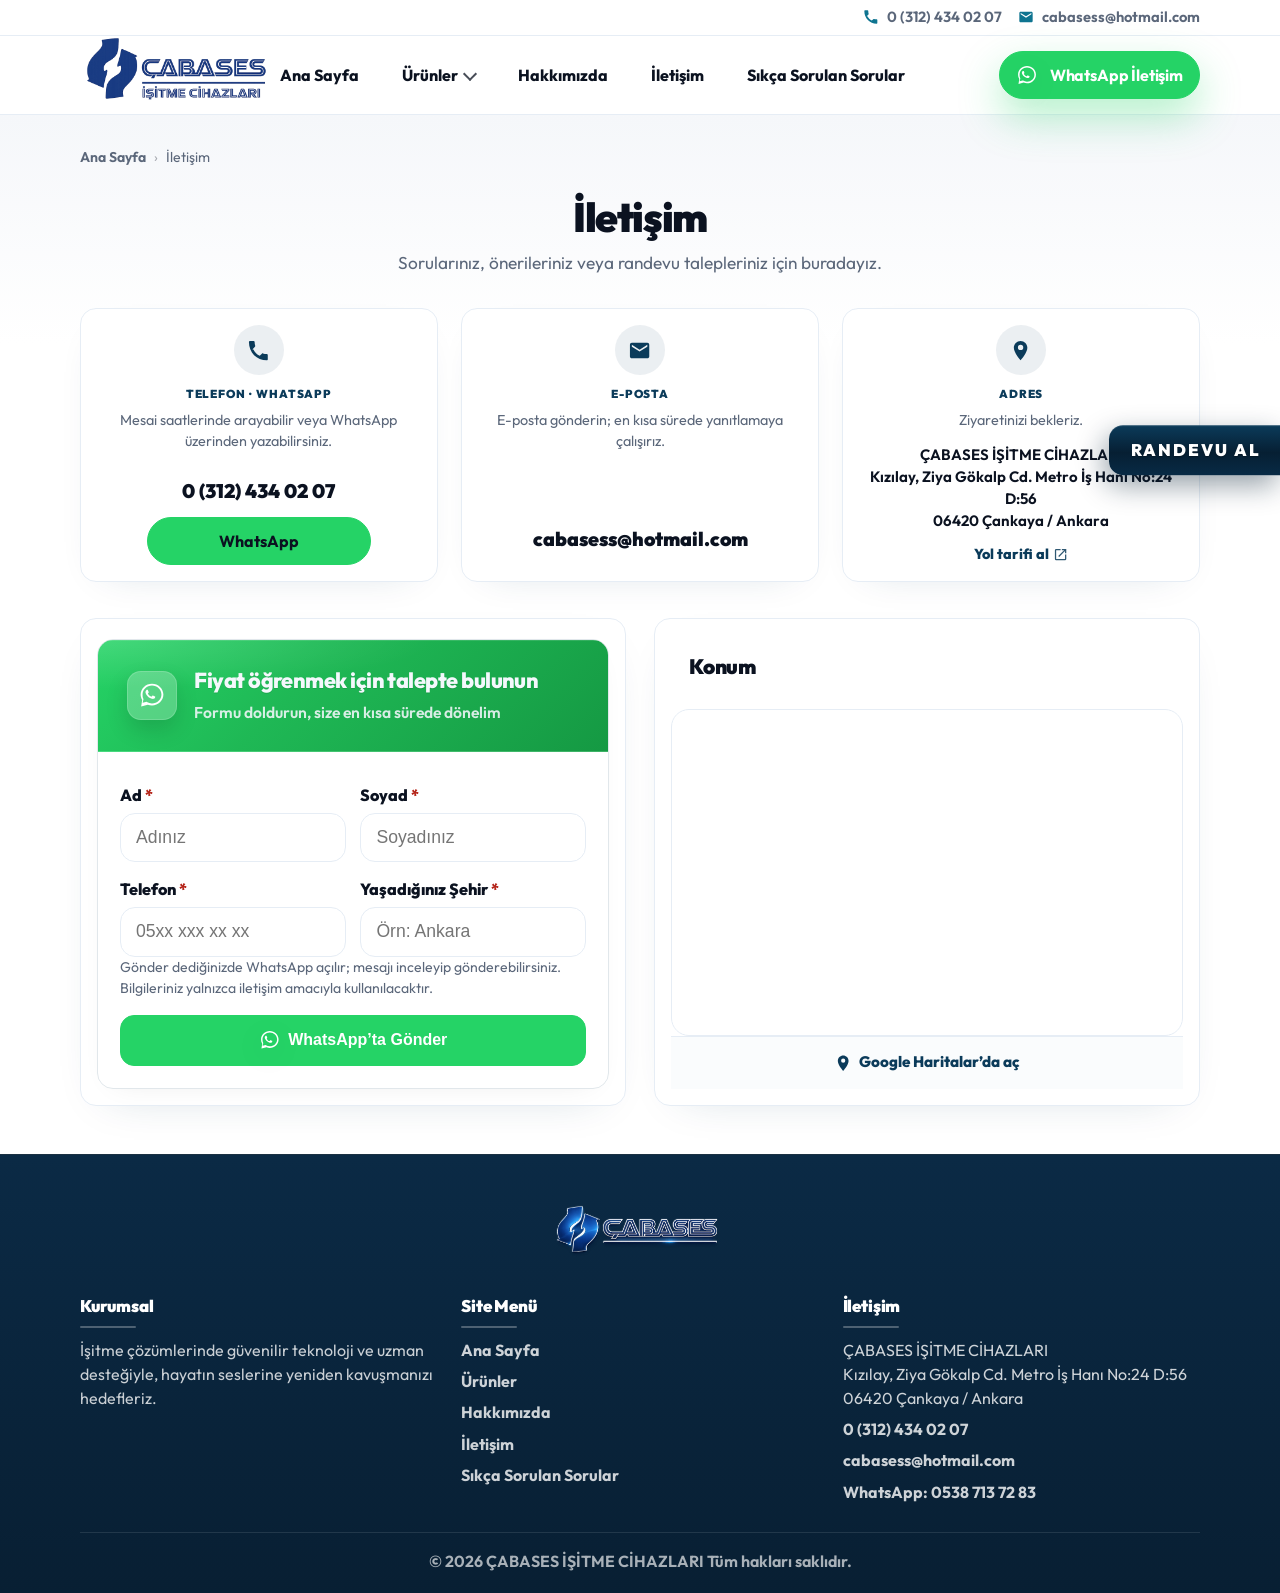
<file: project/iletisim.html>
<!doctype html>
<html lang="tr">
  <head>
    <meta charset="UTF-8" />
    <meta name="viewport" content="width=device-width, initial-scale=1" />
    <meta name="theme-color" content="#0b3b5a" />

    <title>Cab As İşitme | İletişim</title>
    <meta
      name="description"
      content="Cab As İşitme iletişim bilgileri, adres ve harita. Randevu ve danışmanlık için WhatsApp ve telefon."
    />
    <meta name="robots" content="index,follow" />
    <meta name="author" content="Cab As İşitme" />

    <link rel="canonical" href="https://cabasesisitmecihazlari.com/iletisim.html" />

    <meta property="og:type" content="website" />
    <meta property="og:locale" content="tr_TR" />
    <meta property="og:title" content="Cab As İşitme | İletişim" />
    <meta property="og:description" content="Adres, telefon, harita ve iletişim bilgileri." />
    <meta property="og:url" content="https://cabasesisitmecihazlari.com/iletisim.html" />
    <meta property="og:image" content="https://cabasesisitmecihazlari.com/images/og-cover.svg" />

    <meta name="twitter:card" content="summary_large_image" />
    <meta name="twitter:title" content="Cab As İşitme | İletişim" />
    <meta name="twitter:description" content="Adres, telefon, harita ve iletişim bilgileri." />
    <meta name="twitter:image" content="https://cabasesisitmecihazlari.com/images/og-cover.svg" />
    <meta property="og:site_name" content="Cab As İşitme" />
    <link rel="alternate" hreflang="tr" href="https://cabasesisitmecihazlari.com/iletisim.html" />
    <link rel="alternate" hreflang="x-default" href="https://cabasesisitmecihazlari.com/iletisim.html" />
    <script type="application/ld+json">
      {
        "@context": "https://schema.org",
        "@graph": [
          {
            "@type": "Organization",
            "@id": "https://cabasesisitmecihazlari.com/#organization",
            "name": "Cab As İşitme",
            "url": "https://cabasesisitmecihazlari.com/",
            "logo": {
              "@type": "ImageObject",
              "url": "https://cabasesisitmecihazlari.com/images/%C4%B0%C5%9Fitme_Cihazlar%C4%B1_Yaz%C4%B1s%C4%B1_%C5%9Feffaf_202605191719.jpeg"
            },
            "email": "cabasess@hotmail.com",
            "telephone": "+903124340207"
          },
          {
            "@type": "MedicalClinic",
            "@id": "https://cabasesisitmecihazlari.com/#localbusiness",
            "name": "Cab As İşitme",
            "url": "https://cabasesisitmecihazlari.com/iletisim.html",
            "image": "https://cabasesisitmecihazlari.com/images/og-cover.svg",
            "telephone": "+903124340207",
            "email": "cabasess@hotmail.com",
            "address": {
              "@type": "PostalAddress",
              "streetAddress": "Ziya Gökalp Cd., Metro İş Hanı No:24 D:56",
              "addressLocality": "Kızılay, Çankaya",
              "postalCode": "06420",
              "addressRegion": "Ankara",
              "addressCountry": "TR"
            },
            "openingHoursSpecification": [
              {
                "@type": "OpeningHoursSpecification",
                "dayOfWeek": ["Monday", "Tuesday", "Wednesday", "Thursday", "Friday"],
                "opens": "09:00",
                "closes": "18:00"
              },
              {
                "@type": "OpeningHoursSpecification",
                "dayOfWeek": "Saturday",
                "opens": "09:00",
                "closes": "16:00"
              }
            ],
            "parentOrganization": {
              "@id": "https://cabasesisitmecihazlari.com/#organization"
            }
          },
          {
            "@type": "WebPage",
            "@id": "https://cabasesisitmecihazlari.com/iletisim.html#webpage",
            "url": "https://cabasesisitmecihazlari.com/iletisim.html",
            "name": "İletişim | Cab As İşitme",
            "isPartOf": {
              "@id": "https://cabasesisitmecihazlari.com/#website"
            },
            "inLanguage": "tr-TR"
          },
          {
            "@type": "BreadcrumbList",
            "itemListElement": [
              {
                "@type": "ListItem",
                "position": 1,
                "name": "Ana Sayfa",
                "item": "https://cabasesisitmecihazlari.com/"
              },
              {
                "@type": "ListItem",
                "position": 2,
                "name": "İletişim",
                "item": "https://cabasesisitmecihazlari.com/iletisim.html"
              }
            ]
          }
        ]
      }
    </script>

    <link rel="icon" href="./images/favicon.svg" type="image/svg+xml" />
    <link rel="preconnect" href="https://fonts.googleapis.com" />
    <link rel="preconnect" href="https://fonts.gstatic.com" crossorigin />
    <link
      href="https://fonts.googleapis.com/css2?family=Outfit:wght@300;400;500;600;700;800;900&display=swap"
      rel="stylesheet"
    />
    <link rel="stylesheet" href="./css/styles.css" />
  </head>
  <body>
    <a class="skip-link" href="#main">İçeriğe atla</a>

    <div class="topbar">
      <div class="container topbar-inner">
        <div class="topbar-left" aria-label="İletişim kısayolları">
          <a class="topbar-link" href="tel:+903124340207">
            <svg class="topbar-icon" viewBox="0 0 24 24" aria-hidden="true">
              <path
                fill="currentColor"
                d="M6.6 10.8c1.5 2.9 3.7 5.1 6.6 6.6l2.2-2.2c.3-.3.7-.4 1.1-.3 1.2.4 2.6.6 4 .6.6 0 1 .4 1 1V21c0 .6-.4 1-1 1C10.1 22 2 13.9 2 3c0-.6.4-1 1-1h3.9c.6 0 1 .4 1 1 0 1.4.2 2.8.6 4 .1.4 0 .8-.3 1.1l-2.6 2.7Z"
              />
            </svg>
            0 (312) 434 02 07
          </a>
          <a class="topbar-link" href="mailto:cabasess@hotmail.com">
            <svg class="topbar-icon" viewBox="0 0 24 24" aria-hidden="true">
              <path
                fill="currentColor"
                d="M20 4H4c-1.1 0-2 .9-2 2v12c0 1.1.9 2 2 2h16c1.1 0 2-.9 2-2V6c0-1.1-.9-2-2-2Zm0 4-8 5-8-5V6l8 5 8-5v2Z"
              />
            </svg>
            cabasess@hotmail.com
          </a>
        </div>

      </div>
    </div>

    <header class="site-header">
      <div class="container header-inner">
        <a class="brand" href="./index.html" aria-label="Cab As İşitme ana sayfa">
          <img
            class="brand-logo"
            src="./images/ChatGPT%20Image%2019%20May%202026%2017_26_27.png"
            width="1536"
            height="1024"
            alt="Cab As İşitme"
            decoding="async"
          />
        </a>

        <button class="nav-toggle" type="button" aria-expanded="false" aria-controls="primary-nav" data-nav-toggle>
          Menü
        </button>

        <nav id="primary-nav" class="nav" aria-label="Ana menü" data-nav>
          <ul class="nav-list">
            <li><a class="nav-link" href="./index.html">Ana Sayfa</a></li>
            <li class="nav-item has-mega" data-mega>
              <button
                class="nav-link nav-link-button"
                type="button"
                aria-expanded="false"
                aria-controls="mega-products"
                data-mega-toggle
              >
                Ürünler
                <span class="chev" aria-hidden="true"></span>
              </button>
              <div id="mega-products" class="mega" role="region" aria-label="Ürünler menü" data-mega-panel>
                <div class="mega-split">
                  <div class="mega-split-cats" role="tablist" aria-label="Ürün kategorileri">
                    <button type="button" class="mega-cat is-active" role="tab" aria-selected="true" data-mega-tab="isitme" id="mega-tab-isitme">
                      İşitme Cihazları
                      <span class="mega-cat-arrow" aria-hidden="true">›</span>
                    </button><button type="button" class="mega-cat" role="tab" aria-selected="false" data-mega-tab="sarj" id="mega-tab-sarj">
                      Şarj cihazları ve Aksesuarlar
                      <span class="mega-cat-arrow" aria-hidden="true">›</span>
                    </button>
                    <button type="button" class="mega-cat" role="tab" aria-selected="false" data-mega-tab="isitme-hakkinda" id="mega-tab-isitme-hakkinda">
                      İşitme hakkında
                      <span class="mega-cat-arrow" aria-hidden="true">›</span>
                    </button>
                    <button type="button" class="mega-cat" role="tab" aria-selected="false" data-mega-tab="tinnitus" id="mega-tab-tinnitus">
                      Tinnitus
                      <span class="mega-cat-arrow" aria-hidden="true">›</span>
                    </button>
                    <button type="button" class="mega-cat" role="tab" aria-selected="false" data-mega-tab="wellbeing" id="mega-tab-wellbeing">
                      My Wellbeing
                      <span class="mega-cat-arrow" aria-hidden="true">›</span>
                    </button>
                    <button type="button" class="mega-cat" role="tab" aria-selected="false" data-mega-tab="servis" id="mega-tab-servis">
                      Servis ve destek
                      <span class="mega-cat-arrow" aria-hidden="true">›</span>
                    </button>
                  </div>
                  <div class="mega-split-detail">
                    <div class="mega-panel" role="tabpanel" data-mega-content="isitme" aria-labelledby="mega-tab-isitme">
                      <p class="mega-panel-title">İşitme Cihazları</p>
                      <ul class="mega-panel-list">
                        <li><a href="./sss.html#isitme-cihaz-nasil">İşitme cihazları nasıl çalışır?</a></li>
                        <li><a href="./sss.html#modeller">İşitme cihazı türleri</a></li>
                      </ul>
                      <p class="mega-panel-sub" id="mega-bte">BTE (Kulak Arkası)</p>
                      <ul class="mega-panel-list mega-panel-list--nest" aria-labelledby="mega-bte">
                        <li><a href="./urunler.html#intuis-series">INTUIS 4.7 / 4.3 / 4.2 / 4.1 / 4.0</a></li>
                      </ul>
                      <p class="mega-panel-sub" id="mega-ric">RIC</p>
                      <ul class="mega-panel-list mega-panel-list--nest" aria-labelledby="mega-ric">
                        <li><a href="./urunler.html#pure-cg-bct-ix">Pure C&amp;G BCT IX</a></li>
                        <li><a href="./urunler.html#pure-cg-ix">Pure C&amp;G IX</a></li>
                      </ul>
                      <p class="mega-panel-sub" id="mega-slim-ric">SLIM-RIC</p>
                      <ul class="mega-panel-list mega-panel-list--nest" aria-labelledby="mega-slim-ric">
                        <li><a href="./urunler.html#styletto-ix">Styletto IX</a></li>
                      </ul>
                      <p class="mega-panel-sub" id="mega-active">Hazır kulak içi (Active)</p>
                      <ul class="mega-panel-list mega-panel-list--nest" aria-labelledby="mega-active">
                        <li><a href="./urunler.html#active-pro-ix">Active Pro</a></li>
                        <li><a href="./urunler.html#active-ix">Active</a></li>
                      </ul>
                      <p class="mega-panel-sub" id="mega-silk">Hazır kanal içi</p>
                      <ul class="mega-panel-list mega-panel-list--nest" aria-labelledby="mega-silk">
                        <li><a href="./urunler.html#silk-cg-ix">Silk C&amp;G IX</a></li>
                      </ul>
                      <p class="mega-panel-sub" id="mega-insio">Özel yapım kanal içi</p>
                      <ul class="mega-panel-list mega-panel-list--nest" aria-labelledby="mega-insio">
                        <li><a href="./urunler.html#insio-custom-ix">Insio IIC / CIC / ITC / ITE</a></li>
                      </ul>
                      <ul class="mega-panel-list">
                        <li><a href="./urunler.html">Tüm ürünleri görüntüle</a></li>
                      </ul>
                    </div><div class="mega-panel" hidden role="tabpanel" data-mega-content="sarj" aria-labelledby="mega-tab-sarj">
                      <p class="mega-panel-title">Şarj cihazları ve Aksesuarlar</p>
                      <p class="mega-panel-sub" id="mega-sarj-aksesuar">Şarj aksesuarları</p>
                      <ul class="mega-panel-list" aria-labelledby="mega-sarj-aksesuar">
                        <li><a href="./urunler.html#acc-sarj-edilebilir-isitme">Şarj edilebilir işitme cihazları</a></li>
                        <li><a href="./urunler.html#acc-enduktif-sarj-ii">Endüktif Şarj II</a></li>
                        <li><a href="./urunler.html#acc-standart-sarj">Standart şarj cihazı</a></li>
                      </ul>
                    </div>
                    <div class="mega-panel" hidden role="tabpanel" data-mega-content="isitme-hakkinda" aria-labelledby="mega-tab-isitme-hakkinda">
                      <p class="mega-panel-title">İşitme hakkında</p>
                      <ul class="mega-panel-list">
                        <li><a href="./sss.html#ilk-kez">SSS sayfasına giriş</a></li>
                        <li><a href="./sss.html#isitme-cihaz-nasil">İşitme cihazları nasıl çalışır?</a></li>
                        <li><a href="./sss.html#hangi-durumlarda-kullanim">Ne zaman işitme cihazı?</a></li>
                        <li><a href="./sss.html#devlet-karsiliyor-mu">SGK ve devlet desteği</a></li>
                        <li><a href="./sss.html#modeller">Model ve form seçenekleri</a></li>
                      </ul>
                    </div>
                    <div class="mega-panel" hidden role="tabpanel" data-mega-content="tinnitus" aria-labelledby="mega-tab-tinnitus">
                      <p class="mega-panel-title">Tinnitus</p>
                      <ul class="mega-panel-list">
                        <li><a href="./sss.html#tinnitus-neden">Tinnitusun nedenleri</a></li>
                        <li><a href="./sss.html#tinnitus-terapi">Tinnitus yönetimi ve terapi</a></li>
                      </ul>
                    </div>
                    <div class="mega-panel" hidden role="tabpanel" data-mega-content="wellbeing" aria-labelledby="mega-tab-wellbeing">
                      <p class="mega-panel-title">My Wellbeing</p>
                      <ul class="mega-panel-list">
                        <li><a href="./sss.html#alism-suresi">Cihaza alışma süreci</a></li><li><a href="./iletisim.html">Kişisel danışmanlık</a></li>
                      </ul>
                    </div>
                    <div class="mega-panel" hidden role="tabpanel" data-mega-content="servis" aria-labelledby="mega-tab-servis">
                      <p class="mega-panel-title">Servis ve destek</p>
                      <ul class="mega-panel-list">
                        <li><a href="./iletisim.html">İletişim ve randevu</a></li>
                        <li><a href="./hakkimizda.html">Hakkımızda</a></li>
                        <li><a href="./sss.html">Sıkça sorulan sorular</a></li>
                      </ul>
                    </div>
                  </div>
                </div>
                <div class="mega-split-foot">
                  <a class="button button-sm" href="./iletisim.html">Ön görüşme</a>
                  <a class="text-link text-link-inline" href="./urunler.html">Tüm ürünler</a>
                </div>
              </div>
            </li>
            <li><a class="nav-link" href="./hakkimizda.html">Hakkımızda</a></li>
            <li><a class="nav-link" href="./iletisim.html" aria-current="page">İletişim</a></li>
            <li><a class="nav-link" href="./sss.html">Sıkça Sorulan Sorular</a></li>
          </ul>
        </nav>

        <div class="header-right">
          <a
            class="button nav-whatsapp"
            href="https://wa.me/905387137283?text=Merhaba%2C%20bilgi%20almak%20istiyorum."
            target="_blank"
            rel="noopener noreferrer"
            aria-label="WhatsApp ile iletişim"
          >
            <svg class="wa-icon" viewBox="0 0 32 32" aria-hidden="true">
              <path
                fill="currentColor"
                d="M19.11 17.46c-.28-.14-1.62-.8-1.87-.9-.25-.09-.43-.14-.61.14-.18.28-.7.9-.86 1.08-.16.18-.32.2-.6.07-.28-.14-1.17-.43-2.22-1.36-.82-.73-1.37-1.63-1.53-1.9-.16-.28-.02-.43.12-.57.12-.12.28-.32.41-.48.14-.16.18-.28.28-.46.09-.18.05-.34-.02-.48-.07-.14-.61-1.47-.84-2.01-.22-.53-.45-.46-.61-.47h-.52c-.18 0-.48.07-.73.34-.25.28-.96.94-.96 2.29s.98 2.66 1.12 2.84c.14.18 1.93 2.95 4.68 4.13.65.28 1.16.45 1.55.58.65.21 1.25.18 1.72.11.52-.08 1.62-.66 1.85-1.3.23-.64.23-1.19.16-1.3-.07-.12-.25-.18-.52-.32ZM16 3C8.83 3 3 8.6 3 15.5c0 2.2.62 4.35 1.8 6.23L3.62 29l7.56-1.95A13.3 13.3 0 0 0 16 28c7.17 0 13-5.6 13-12.5S23.17 3 16 3Zm0 22.7c-2.05 0-4.05-.56-5.78-1.63l-.41-.25-4.48 1.16.99-4.27-.27-.43A10.8 10.8 0 0 1 5.2 15.5C5.2 9.8 10.04 5.2 16 5.2c5.96 0 10.8 4.6 10.8 10.3 0 5.7-4.84 10.2-10.8 10.2Z"
              />
            </svg>
            <span class="wa-label">WhatsApp İletişim</span>
          </a>
        </div>
      </div>
    </header>

    <main id="main" class="site-motion">
      <section class="content content--contact-page">
        <div class="container container--contact">
          <nav class="breadcrumb" aria-label="Sayfa konumu">
            <ol class="breadcrumb-list breadcrumb-list--contact">
              <li><a href="./index.html">Ana Sayfa</a></li>
              <li class="breadcrumb-sep" aria-hidden="true">›</li>
              <li><span aria-current="page">İletişim</span></li>
            </ol>
          </nav>

          <div class="contact-page-layout">
            <header class="contact-intro">
              <h1 class="contact-intro-title">İletişim</h1>
              <p class="contact-intro-lead muted">
                Sorularınız, önerileriniz veya randevu talepleriniz için buradayız.
              </p>
            </header>

            <div class="contact-trio" role="list">
              <article class="card contact-trio-card" role="listitem">
                <div class="contact-trio-icon" aria-hidden="true">
                  <svg class="contact-trio-icon-svg" viewBox="0 0 24 24">
                    <path
                      fill="currentColor"
                      d="M6.6 10.8c1.5 2.9 3.7 5.1 6.6 6.6l2.2-2.2c.3-.3.7-.4 1.1-.3 1.2.4 2.6.6 4 .6.6 0 1 .4 1 1V21c0 .6-.4 1-1 1C10.1 22 2 13.9 2 3c0-.6.4-1 1-1h3.9c.6 0 1 .4 1 1 0 1.4.2 2.8.6 4 .1.4 0 .8-.3 1.1l-2.6 2.7Z"
                    />
                  </svg>
                </div>
                <p class="contact-trio-kicker">Telefon · WhatsApp</p>
                <p class="contact-trio-desc">Mesai saatlerinde arayabilir veya WhatsApp üzerinden yazabilirsiniz.</p>
                <p class="contact-trio-main">
                  <a class="contact-trio-phone" href="tel:+903124340207">0 (312) 434 02 07</a>
                </p>
                <a
                  class="button button-whatsapp contact-trio-wa"
                  href="https://wa.me/905387137283?text=Merhaba%2C%20bilgi%20almak%20istiyorum."
                  target="_blank"
                  rel="noopener noreferrer"
                >
                  WhatsApp
                </a>
              </article>

              <article class="card contact-trio-card" role="listitem">
                <div class="contact-trio-icon" aria-hidden="true">
                  <svg class="contact-trio-icon-svg" viewBox="0 0 24 24">
                    <path
                      fill="currentColor"
                      d="M20 4H4c-1.1 0-2 .9-2 2v12c0 1.1.9 2 2 2h16c1.1 0 2-.9 2-2V6c0-1.1-.9-2-2-2Zm0 4-8 5-8-5V6l8 5 8-5v2Z"
                    />
                  </svg>
                </div>
                <p class="contact-trio-kicker">E-posta</p>
                <p class="contact-trio-desc">E-posta gönderin; en kısa sürede yanıtlamaya çalışırız.</p>
                <p class="contact-trio-main">
                  <a class="contact-trio-mail" href="mailto:cabasess@hotmail.com">cabasess@hotmail.com</a>
                </p>
              </article>

              <article class="card contact-trio-card" role="listitem">
                <div class="contact-trio-icon" aria-hidden="true">
                  <svg class="contact-trio-icon-svg" viewBox="0 0 24 24">
                    <path
                      fill="currentColor"
                      d="M12 2C8.13 2 5 5.13 5 9c0 5.25 7 13 7 13s7-7.75 7-13c0-3.87-3.13-7-7-7Zm0 9.5A2.5 2.5 0 1 1 12 6a2.5 2.5 0 0 1 0 5.5Z"
                    />
                  </svg>
                </div>
                <p class="contact-trio-kicker">Adres</p>
                <p class="contact-trio-desc">Ziyaretinizi bekleriz.</p>
                <p class="contact-trio-address">
                  ÇABASES İŞİTME CİHAZLARI<br />
                  Kızılay, Ziya Gökalp Cd. Metro İş Hanı No:24 D:56<br />
                  06420 Çankaya / Ankara
                </p>
                <a
                  class="contact-trio-directions"
                  href="https://www.google.com/maps/dir/?api=1&amp;destination=%C3%87ABASES%20%C4%B0%C5%9E%C4%B0TME%20C%C4%B0HAZLARI%2C%20K%C4%B1z%C4%B1lay%2C%20Ziya%20G%C3%B6kalp%20Cd.%20Metro%20%C4%B0%C5%9F%20Han%C4%B1%20No%3A24%20D%3A56%2C%2006420%20%C3%87ankaya%2FAnkara%2C%20T%C3%BCrkiye"
                  target="_blank"
                  rel="noopener noreferrer"
                >
                  Yol tarifi al
                  <svg class="branch-external-icon" viewBox="0 0 24 24" aria-hidden="true">
                    <path
                      fill="currentColor"
                      d="M19 19H5V5h7V3H5a2 2 0 0 0-2 2v14a2 2 0 0 0 2 2h14a2 2 0 0 0 2-2v-7h-2v7ZM14 3v2h3.6l-9.3 9.3 1.4 1.4L19 6.4V10h2V3h-7Z"
                    />
                  </svg>
                </a>
              </article>
            </div>

            <div class="contact-split">
              <section class="card contact-split-form" id="randevu-whatsapp" aria-labelledby="contact-form-title">
                <div class="contact-wa-inner">
                  <div class="wa-lead-head wa-lead-head--contact-price">
                    <div class="wa-lead-head-icon-wrap" aria-hidden="true">
                      <svg class="wa-lead-head-icon" viewBox="0 0 32 32" aria-hidden="true">
                        <path
                          fill="currentColor"
                          d="M19.11 17.46c-.28-.14-1.62-.8-1.87-.9-.25-.09-.43-.14-.61.14-.18.28-.7.9-.86 1.08-.16.18-.32.2-.6.07-.28-.14-1.17-.43-2.22-1.36-.82-.73-1.37-1.63-1.53-1.9-.16-.28-.02-.43.12-.57.12-.12.28-.32.41-.48.14-.16.18-.28.28-.46.09-.18.05-.34-.02-.48-.07-.14-.61-1.47-.84-2.01-.22-.53-.45-.46-.61-.47h-.52c-.18 0-.48.07-.73.34-.25.28-.96.94-.96 2.29s.98 2.66 1.12 2.84c.14.18 1.93 2.95 4.68 4.13.65.28 1.16.45 1.55.58.65.21 1.25.18 1.72.11.52-.08 1.62-.66 1.85-1.3.23-.64.23-1.19.16-1.3-.07-.12-.25-.18-.52-.32ZM16 3C8.83 3 3 8.6 3 15.5c0 2.2.62 4.35 1.8 6.23L3.62 29l7.56-1.95A13.3 13.3 0 0 0 16 28c7.17 0 13-5.6 13-12.5S23.17 3 16 3Zm0 22.7c-2.05 0-4.05-.56-5.78-1.63l-.41-.25-4.48 1.16.99-4.27-.27-.43A10.8 10.8 0 0 1 5.2 15.5C5.2 9.8 10.04 5.2 16 5.2c5.96 0 10.8 4.6 10.8 10.3 0 5.7-4.84 10.2-10.8 10.2Z"
                        />
                      </svg>
                    </div>
                    <div class="wa-lead-head-text">
                      <h2 id="contact-form-title" class="wa-lead-title">Fiyat öğrenmek için talepte bulunun</h2>
                      <p class="wa-lead-sub">Formu doldurun, size en kısa sürede dönelim</p>
                    </div>
                  </div>

                  <form class="contact-form wa-lead-form" data-wa-lead-form data-wa-phone="905387137283">
                    <div class="form-grid">
                      <div class="field">
                        <label class="field-label" for="wa-ad">
                          Ad <span class="field-req" aria-hidden="true">*</span>
                        </label>
                        <input
                          class="field-input"
                          id="wa-ad"
                          name="ad"
                          type="text"
                          autocomplete="given-name"
                          required
                          placeholder="Adınız"
                        />
                      </div>
                      <div class="field">
                        <label class="field-label" for="wa-soyad">
                          Soyad <span class="field-req" aria-hidden="true">*</span>
                        </label>
                        <input
                          class="field-input"
                          id="wa-soyad"
                          name="soyad"
                          type="text"
                          autocomplete="family-name"
                          required
                          placeholder="Soyadınız"
                        />
                      </div>
                      <div class="field">
                        <label class="field-label" for="wa-tel">
                          Telefon <span class="field-req" aria-hidden="true">*</span>
                        </label>
                        <input
                          class="field-input"
                          id="wa-tel"
                          name="telefon"
                          type="tel"
                          autocomplete="tel"
                          inputmode="tel"
                          required
                          placeholder="05xx xxx xx xx"
                        />
                      </div>
                      <div class="field">
                        <label class="field-label" for="wa-sehir">
                          Yaşadığınız Şehir <span class="field-req" aria-hidden="true">*</span>
                        </label>
                        <input
                          class="field-input"
                          id="wa-sehir"
                          name="sehir"
                          type="text"
                          autocomplete="address-level2"
                          required
                          placeholder="Örn: Ankara"
                        />
                      </div>
                    </div>
                    <p id="wa-lead-hint" class="form-note muted wa-lead-hint">
                      Gönder dediğinizde WhatsApp açılır; mesajı inceleyip gönderebilirsiniz. Bilgileriniz yalnızca
                      iletişim amacıyla kullanılacaktır.
                    </p>
                    <div class="form-actions wa-lead-actions">
                      <button type="submit" class="button button-whatsapp wa-lead-submit">
                        <svg class="wa-icon wa-icon-inline" viewBox="0 0 32 32" aria-hidden="true">
                          <path
                            fill="currentColor"
                            d="M19.11 17.46c-.28-.14-1.62-.8-1.87-.9-.25-.09-.43-.14-.61.14-.18.28-.7.9-.86 1.08-.16.18-.32.2-.6.07-.28-.14-1.17-.43-2.22-1.36-.82-.73-1.37-1.63-1.53-1.9-.16-.28-.02-.43.12-.57.12-.12.28-.32.41-.48.14-.16.18-.28.28-.46.09-.18.05-.34-.02-.48-.07-.14-.61-1.47-.84-2.01-.22-.53-.45-.46-.61-.47h-.52c-.18 0-.48.07-.73.34-.25.28-.96.94-.96 2.29s.98 2.66 1.12 2.84c.14.18 1.93 2.95 4.68 4.13.65.28 1.16.45 1.55.58.65.21 1.25.18 1.72.11.52-.08 1.62-.66 1.85-1.3.23-.64.23-1.19.16-1.3-.07-.12-.25-.18-.52-.32ZM16 3C8.83 3 3 8.6 3 15.5c0 2.2.62 4.35 1.8 6.23L3.62 29l7.56-1.95A13.3 13.3 0 0 0 16 28c7.17 0 13-5.6 13-12.5S23.17 3 16 3Zm0 22.7c-2.05 0-4.05-.56-5.78-1.63l-.41-.25-4.48 1.16.99-4.27-.27-.43A10.8 10.8 0 0 1 5.2 15.5C5.2 9.8 10.04 5.2 16 5.2c5.96 0 10.8 4.6 10.8 10.3 0 5.7-4.84 10.2-10.8 10.2Z"
                          />
                        </svg>
                        WhatsApp’ta Gönder
                      </button>
                    </div>
                  </form>
                </div>
              </section>

              <div class="card contact-map-split-card" aria-label="Konum haritası">
                <h2 class="contact-split-heading contact-split-heading--map">Konum</h2>
                <div class="map-embed map-embed--split">
                  <iframe
                    title="ÇABASES İŞİTME CİHAZLARI — Metro İş Hanı, Kızılay, Ankara"
                    src="https://maps.google.com/maps?q=%C3%87ABASES%20%C4%B0%C5%9E%C4%B0TME%20C%C4%B0HAZLARI%2C%20K%C4%B1z%C4%B1lay%2C%20Ziya%20G%C3%B6kalp%20Cd.%20Metro%20%C4%B0%C5%9F%20Han%C4%B1%20No%3A24%20D%3A56%2C%2006420%20%C3%87ankaya%2FAnkara%2C%20T%C3%BCrkiye&amp;hl=tr&amp;z=17&amp;ie=UTF8&amp;iwloc=B&amp;output=embed"
                    loading="lazy"
                    referrerpolicy="no-referrer-when-downgrade"
                    allowfullscreen
                  ></iframe>
                </div>
                <a
                  class="branch-map-cta branch-map-cta--split"
                  href="https://www.google.com/maps/search/?api=1&amp;query=%C3%87ABASES%20%C4%B0%C5%9E%C4%B0TME%20C%C4%B0HAZLARI%2C%20K%C4%B1z%C4%B1lay%2C%20Ziya%20G%C3%B6kalp%20Cd.%20Metro%20%C4%B0%C5%9F%20Han%C4%B1%20No%3A24%20D%3A56%2C%2006420%20%C3%87ankaya%2FAnkara%2C%20T%C3%BCrkiye"
                  target="_blank"
                  rel="noopener noreferrer"
                >
                  <svg class="branch-map-cta-icon" viewBox="0 0 24 24" aria-hidden="true">
                    <path
                      fill="currentColor"
                      d="M12 2C8.13 2 5 5.13 5 9c0 5.25 7 13 7 13s7-7.75 7-13c0-3.87-3.13-7-7-7Zm0 9.5A2.5 2.5 0 1 1 12 6a2.5 2.5 0 0 1 0 5.5Z"
                    />
                  </svg>
                  Google Haritalar’da aç
                </a>
              </div>
            </div>
          </div>
        </div>
      </section>
    </main>

    <footer class="site-footer">
      <div class="container footer-logo-row">
        <img
          class="footer-logo footer-logo-standalone"
          src="./images/brand-logo.png"
          width="140"
          height="34"
          alt="Cab As İşitme"
          loading="lazy"
        />
      </div>
      <div class="container footer-grid">
        <section class="footer-col" aria-label="Kurumsal">
          <h2 class="footer-title">Kurumsal</h2>
          <p class="footer-text">
            İşitme çözümlerinde güvenilir teknoloji ve uzman desteğiyle, hayatın seslerine yeniden kavuşmanızı hedefleriz.
          </p>
        </section>

        <nav class="footer-col" aria-label="Site menü">
          <h2 class="footer-title">Site Menü</h2>
          <ul class="footer-list">
            <li><a href="./index.html">Ana Sayfa</a></li>
            <li><a href="./urunler.html">Ürünler</a></li>
            <li><a href="./hakkimizda.html">Hakkımızda</a></li>
            <li><a href="./iletisim.html">İletişim</a></li>
            <li><a href="./sss.html">Sıkça Sorulan Sorular</a></li>
          </ul>
        </nav>

        <section class="footer-col" aria-label="İletişim">
          <h2 class="footer-title">İletişim</h2>
          <ul class="footer-list">
            <li>ÇABASES İŞİTME CİHAZLARI<br />Kızılay, Ziya Gökalp Cd. Metro İş Hanı No:24 D:56<br />06420 Çankaya / Ankara</li>
            <li><a href="tel:+903124340207">0 (312) 434 02 07</a></li>
            <li><a href="mailto:cabasess@hotmail.com">cabasess@hotmail.com</a></li>
            <li><a href="https://wa.me/905387137283" target="_blank" rel="noopener noreferrer">WhatsApp: 0538 713 72 83</a></li>
          </ul>
        </section>
      </div>

      <div class="container footer-bottom">
        <p class="m-0">© <span data-year></span> ÇABASES İŞİTME CİHAZLARI Tüm hakları saklıdır.</p>
      </div>
    </footer>

    <a class="randevu-fab" href="#randevu-whatsapp" aria-label="RANDEVU AL — WhatsApp iletişim formuna git">
      <span class="randevu-fab-label">RANDEVU AL</span>
    </a>

    <script src="./js/main.js" defer></script>
  </body>
</html>
</file>
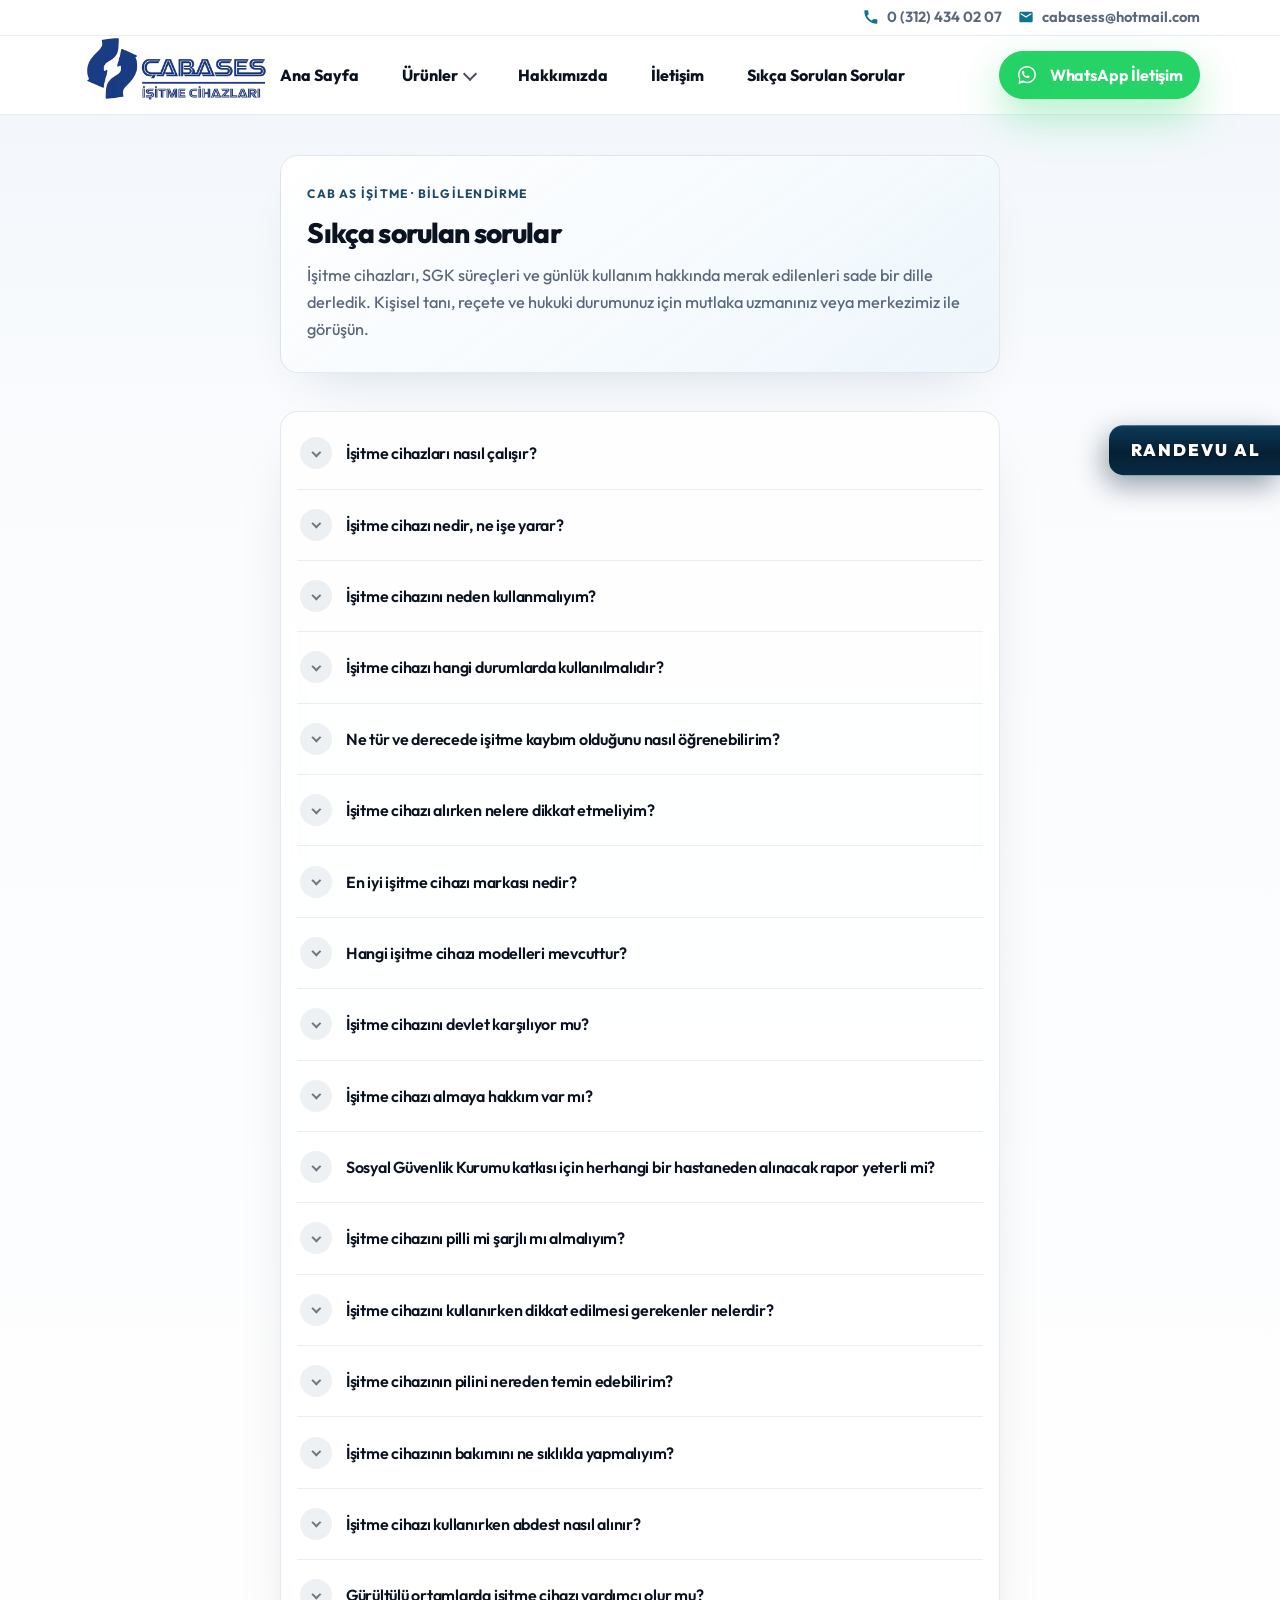
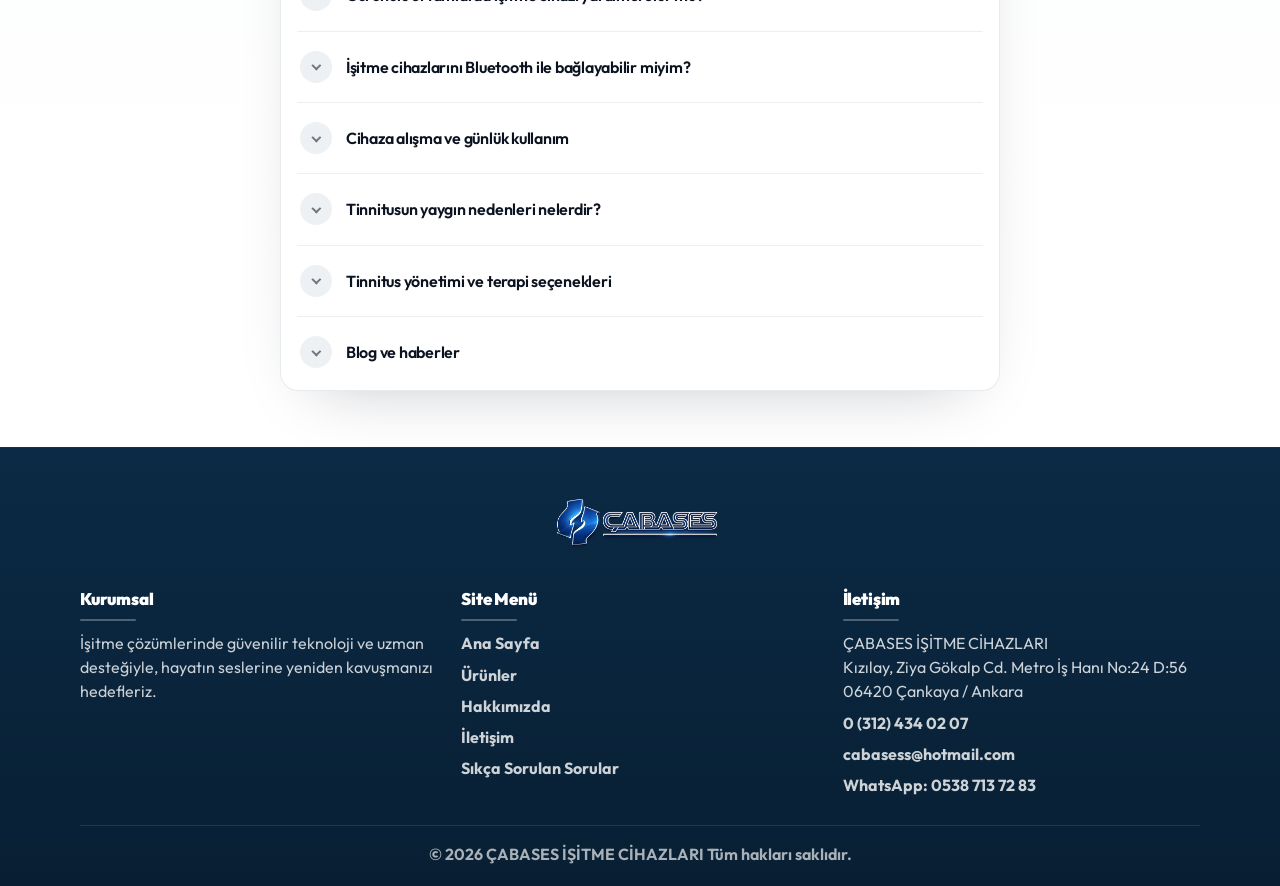
<file: project/sss.html>
<!doctype html>
<html lang="tr">
  <head>
    <meta charset="UTF-8" />
    <meta name="viewport" content="width=device-width, initial-scale=1" />
    <meta name="theme-color" content="#0b3b5a" />

    <title>Cab As İşitme | Sıkça Sorulan Sorular</title>
    <meta
      name="description"
      content="İşitme cihazları, uyarlama, bakım ve sıkça sorulan sorular. Cab As İşitme SSS."
    />
    <meta name="robots" content="index,follow" />
    <meta name="author" content="Cab As İşitme" />

    <link rel="canonical" href="https://cabasesisitmecihazlari.com/sss.html" />

    <meta property="og:type" content="website" />
    <meta property="og:locale" content="tr_TR" />
    <meta property="og:title" content="Cab As İşitme | Sıkça Sorulan Sorular" />
    <meta property="og:description" content="İşitme cihazları hakkında sıkça sorulan sorular ve yanıtlar." />
    <meta property="og:url" content="https://cabasesisitmecihazlari.com/sss.html" />
    <meta property="og:image" content="https://cabasesisitmecihazlari.com/images/og-cover.svg" />

    <meta name="twitter:card" content="summary_large_image" />
    <meta name="twitter:title" content="Cab As İşitme | Sıkça Sorulan Sorular" />
    <meta name="twitter:description" content="İşitme cihazları, SGK, bakım ve günlük kullanım hakkında sıkça sorulan sorular." />
    <meta name="twitter:image" content="https://cabasesisitmecihazlari.com/images/og-cover.svg" />
    <meta property="og:site_name" content="Cab As İşitme" />
    <link rel="alternate" hreflang="tr" href="https://cabasesisitmecihazlari.com/sss.html" />
    <link rel="alternate" hreflang="x-default" href="https://cabasesisitmecihazlari.com/sss.html" />
    <script type="application/ld+json">
      {
        "@context": "https://schema.org",
        "@graph": [
          {
            "@type": "Organization",
            "@id": "https://cabasesisitmecihazlari.com/#organization",
            "name": "Cab As İşitme",
            "url": "https://cabasesisitmecihazlari.com/",
            "logo": {
              "@type": "ImageObject",
              "url": "https://cabasesisitmecihazlari.com/images/%C4%B0%C5%9Fitme_Cihazlar%C4%B1_Yaz%C4%B1s%C4%B1_%C5%9Feffaf_202605191719.jpeg"
            },
            "email": "cabasess@hotmail.com",
            "telephone": "+903124340207"
          },
          {
            "@type": "BreadcrumbList",
            "itemListElement": [
              {
                "@type": "ListItem",
                "position": 1,
                "name": "Ana Sayfa",
                "item": "https://cabasesisitmecihazlari.com/"
              },
              {
                "@type": "ListItem",
                "position": 2,
                "name": "SSS",
                "item": "https://cabasesisitmecihazlari.com/sss.html"
              }
            ]
          }
        ]
      }
    </script>

    <link rel="icon" href="./images/favicon.svg" type="image/svg+xml" />
    <link rel="preconnect" href="https://fonts.googleapis.com" />
    <link rel="preconnect" href="https://fonts.gstatic.com" crossorigin />
    <link
      href="https://fonts.googleapis.com/css2?family=Outfit:wght@300;400;500;600;700;800;900&display=swap"
      rel="stylesheet"
    />
    <link rel="stylesheet" href="./css/styles.css" />
  </head>
  <body>
    <a class="skip-link" href="#main">İçeriğe atla</a>

    <div class="topbar">
      <div class="container topbar-inner">
        <div class="topbar-left" aria-label="İletişim kısayolları">
          <a class="topbar-link" href="tel:+903124340207">
            <svg class="topbar-icon" viewBox="0 0 24 24" aria-hidden="true">
              <path
                fill="currentColor"
                d="M6.6 10.8c1.5 2.9 3.7 5.1 6.6 6.6l2.2-2.2c.3-.3.7-.4 1.1-.3 1.2.4 2.6.6 4 .6.6 0 1 .4 1 1V21c0 .6-.4 1-1 1C10.1 22 2 13.9 2 3c0-.6.4-1 1-1h3.9c.6 0 1 .4 1 1 0 1.4.2 2.8.6 4 .1.4 0 .8-.3 1.1l-2.6 2.7Z"
              />
            </svg>
            0 (312) 434 02 07
          </a>
          <a class="topbar-link" href="mailto:cabasess@hotmail.com">
            <svg class="topbar-icon" viewBox="0 0 24 24" aria-hidden="true">
              <path
                fill="currentColor"
                d="M20 4H4c-1.1 0-2 .9-2 2v12c0 1.1.9 2 2 2h16c1.1 0 2-.9 2-2V6c0-1.1-.9-2-2-2Zm0 4-8 5-8-5V6l8 5 8-5v2Z"
              />
            </svg>
            cabasess@hotmail.com
          </a>
        </div>
      </div>
    </div>

    <header class="site-header">
      <div class="container header-inner">
        <a class="brand" href="./index.html" aria-label="Cab As İşitme ana sayfa">
          <img
            class="brand-logo"
            src="./images/ChatGPT%20Image%2019%20May%202026%2017_26_27.png"
            width="1536"
            height="1024"
            alt="Cab As İşitme"
            decoding="async"
          />
        </a>

        <button class="nav-toggle" type="button" aria-expanded="false" aria-controls="primary-nav" data-nav-toggle>
          Menü
        </button>

        <nav id="primary-nav" class="nav" aria-label="Ana menü" data-nav>
          <ul class="nav-list">
            <li><a class="nav-link" href="./index.html">Ana Sayfa</a></li>
            <li class="nav-item has-mega" data-mega>
              <button
                class="nav-link nav-link-button"
                type="button"
                aria-expanded="false"
                aria-controls="mega-products"
                data-mega-toggle
              >
                Ürünler
                <span class="chev" aria-hidden="true"></span>
              </button>
              <div id="mega-products" class="mega" role="region" aria-label="Ürünler menü" data-mega-panel>
                <div class="mega-split">
                  <div class="mega-split-cats" role="tablist" aria-label="Ürün kategorileri">
                    <button type="button" class="mega-cat is-active" role="tab" aria-selected="true" data-mega-tab="isitme" id="mega-tab-isitme">
                      İşitme Cihazları
                      <span class="mega-cat-arrow" aria-hidden="true">›</span>
                    </button><button type="button" class="mega-cat" role="tab" aria-selected="false" data-mega-tab="sarj" id="mega-tab-sarj">
                      Şarj cihazları ve Aksesuarlar
                      <span class="mega-cat-arrow" aria-hidden="true">›</span>
                    </button>
                    <button type="button" class="mega-cat" role="tab" aria-selected="false" data-mega-tab="isitme-hakkinda" id="mega-tab-isitme-hakkinda">
                      İşitme hakkında
                      <span class="mega-cat-arrow" aria-hidden="true">›</span>
                    </button>
                    <button type="button" class="mega-cat" role="tab" aria-selected="false" data-mega-tab="tinnitus" id="mega-tab-tinnitus">
                      Tinnitus
                      <span class="mega-cat-arrow" aria-hidden="true">›</span>
                    </button>
                    <button type="button" class="mega-cat" role="tab" aria-selected="false" data-mega-tab="wellbeing" id="mega-tab-wellbeing">
                      My Wellbeing
                      <span class="mega-cat-arrow" aria-hidden="true">›</span>
                    </button>
                    <button type="button" class="mega-cat" role="tab" aria-selected="false" data-mega-tab="servis" id="mega-tab-servis">
                      Servis ve destek
                      <span class="mega-cat-arrow" aria-hidden="true">›</span>
                    </button>
                  </div>
                  <div class="mega-split-detail">
                    <div class="mega-panel" role="tabpanel" data-mega-content="isitme" aria-labelledby="mega-tab-isitme">
                      <p class="mega-panel-title">İşitme Cihazları</p>
                      <ul class="mega-panel-list">
                        <li><a href="./sss.html#isitme-cihaz-nasil">İşitme cihazları nasıl çalışır?</a></li>
                        <li><a href="./sss.html#modeller">İşitme cihazı türleri</a></li>
                      </ul>
                      <p class="mega-panel-sub" id="mega-bte">BTE (Kulak Arkası)</p>
                      <ul class="mega-panel-list mega-panel-list--nest" aria-labelledby="mega-bte">
                        <li><a href="./urunler.html#intuis-series">INTUIS 4.7 / 4.3 / 4.2 / 4.1 / 4.0</a></li>
                      </ul>
                      <p class="mega-panel-sub" id="mega-ric">RIC</p>
                      <ul class="mega-panel-list mega-panel-list--nest" aria-labelledby="mega-ric">
                        <li><a href="./urunler.html#pure-cg-bct-ix">Pure C&amp;G BCT IX</a></li>
                        <li><a href="./urunler.html#pure-cg-ix">Pure C&amp;G IX</a></li>
                      </ul>
                      <p class="mega-panel-sub" id="mega-slim-ric">SLIM-RIC</p>
                      <ul class="mega-panel-list mega-panel-list--nest" aria-labelledby="mega-slim-ric">
                        <li><a href="./urunler.html#styletto-ix">Styletto IX</a></li>
                      </ul>
                      <p class="mega-panel-sub" id="mega-active">Hazır kulak içi (Active)</p>
                      <ul class="mega-panel-list mega-panel-list--nest" aria-labelledby="mega-active">
                        <li><a href="./urunler.html#active-pro-ix">Active Pro</a></li>
                        <li><a href="./urunler.html#active-ix">Active</a></li>
                      </ul>
                      <p class="mega-panel-sub" id="mega-silk">Hazır kanal içi</p>
                      <ul class="mega-panel-list mega-panel-list--nest" aria-labelledby="mega-silk">
                        <li><a href="./urunler.html#silk-cg-ix">Silk C&amp;G IX</a></li>
                      </ul>
                      <p class="mega-panel-sub" id="mega-insio">Özel yapım kanal içi</p>
                      <ul class="mega-panel-list mega-panel-list--nest" aria-labelledby="mega-insio">
                        <li><a href="./urunler.html#insio-custom-ix">Insio IIC / CIC / ITC / ITE</a></li>
                      </ul>
                      <ul class="mega-panel-list">
                        <li><a href="./urunler.html">Tüm ürünleri görüntüle</a></li>
                      </ul>
                    </div><div class="mega-panel" hidden role="tabpanel" data-mega-content="sarj" aria-labelledby="mega-tab-sarj">
                      <p class="mega-panel-title">Şarj cihazları ve Aksesuarlar</p>
                      <p class="mega-panel-sub" id="mega-sarj-aksesuar">Şarj aksesuarları</p>
                      <ul class="mega-panel-list" aria-labelledby="mega-sarj-aksesuar">
                        <li><a href="./urunler.html#acc-sarj-edilebilir-isitme">Şarj edilebilir işitme cihazları</a></li>
                        <li><a href="./urunler.html#acc-enduktif-sarj-ii">Endüktif Şarj II</a></li>
                        <li><a href="./urunler.html#acc-standart-sarj">Standart şarj cihazı</a></li>
                      </ul>
                    </div>
                    <div class="mega-panel" hidden role="tabpanel" data-mega-content="isitme-hakkinda" aria-labelledby="mega-tab-isitme-hakkinda">
                      <p class="mega-panel-title">İşitme hakkında</p>
                      <ul class="mega-panel-list">
                        <li><a href="./sss.html#ilk-kez">SSS sayfasına giriş</a></li>
                        <li><a href="./sss.html#isitme-cihaz-nasil">İşitme cihazları nasıl çalışır?</a></li>
                        <li><a href="./sss.html#hangi-durumlarda-kullanim">Ne zaman işitme cihazı?</a></li>
                        <li><a href="./sss.html#devlet-karsiliyor-mu">SGK ve devlet desteği</a></li>
                        <li><a href="./sss.html#modeller">Model ve form seçenekleri</a></li>
                      </ul>
                    </div>
                    <div class="mega-panel" hidden role="tabpanel" data-mega-content="tinnitus" aria-labelledby="mega-tab-tinnitus">
                      <p class="mega-panel-title">Tinnitus</p>
                      <ul class="mega-panel-list">
                        <li><a href="./sss.html#tinnitus-neden">Tinnitusun nedenleri</a></li>
                        <li><a href="./sss.html#tinnitus-terapi">Tinnitus yönetimi ve terapi</a></li>
                      </ul>
                    </div>
                    <div class="mega-panel" hidden role="tabpanel" data-mega-content="wellbeing" aria-labelledby="mega-tab-wellbeing">
                      <p class="mega-panel-title">My Wellbeing</p>
                      <ul class="mega-panel-list">
                        <li><a href="./sss.html#alism-suresi">Cihaza alışma süreci</a></li><li><a href="./iletisim.html">Kişisel danışmanlık</a></li>
                      </ul>
                    </div>
                    <div class="mega-panel" hidden role="tabpanel" data-mega-content="servis" aria-labelledby="mega-tab-servis">
                      <p class="mega-panel-title">Servis ve destek</p>
                      <ul class="mega-panel-list">
                        <li><a href="./iletisim.html">İletişim ve randevu</a></li>
                        <li><a href="./hakkimizda.html">Hakkımızda</a></li>
                        <li><a href="./sss.html">Sıkça sorulan sorular</a></li>
                      </ul>
                    </div>
                  </div>
                </div>
                <div class="mega-split-foot">
                  <a class="button button-sm" href="./iletisim.html">Ön görüşme</a>
                  <a class="text-link text-link-inline" href="./urunler.html">Tüm ürünler</a>
                </div>
              </div>
            </li>
            <li><a class="nav-link" href="./hakkimizda.html">Hakkımızda</a></li>
            <li><a class="nav-link" href="./iletisim.html">İletişim</a></li>
            <li><a class="nav-link" href="./sss.html" aria-current="page">Sıkça Sorulan Sorular</a></li>
          </ul>
        </nav>

        <div class="header-right">
          <a
            class="button nav-whatsapp"
            href="https://wa.me/905387137283?text=Merhaba%2C%20bilgi%20almak%20istiyorum."
            target="_blank"
            rel="noopener noreferrer"
            aria-label="WhatsApp ile iletişim"
          >
            <svg class="wa-icon" viewBox="0 0 32 32" aria-hidden="true">
              <path
                fill="currentColor"
                d="M19.11 17.46c-.28-.14-1.62-.8-1.87-.9-.25-.09-.43-.14-.61.14-.18.28-.7.9-.86 1.08-.16.18-.32.2-.6.07-.28-.14-1.17-.43-2.22-1.36-.82-.73-1.37-1.63-1.53-1.9-.16-.28-.02-.43.12-.57.12-.12.28-.32.41-.48.14-.16.18-.28.28-.46.09-.18.05-.34-.02-.48-.07-.14-.61-1.47-.84-2.01-.22-.53-.45-.46-.61-.47h-.52c-.18 0-.48.07-.73.34-.25.28-.96.94-.96 2.29s.98 2.66 1.12 2.84c.14.18 1.93 2.95 4.68 4.13.65.28 1.16.45 1.55.58.65.21 1.25.18 1.72.11.52-.08 1.62-.66 1.85-1.3.23-.64.23-1.19.16-1.3-.07-.12-.25-.18-.52-.32ZM16 3C8.83 3 3 8.6 3 15.5c0 2.2.62 4.35 1.8 6.23L3.62 29l7.56-1.95A13.3 13.3 0 0 0 16 28c7.17 0 13-5.6 13-12.5S23.17 3 16 3Zm0 22.7c-2.05 0-4.05-.56-5.78-1.63l-.41-.25-4.48 1.16.99-4.27-.27-.43A10.8 10.8 0 0 1 5.2 15.5C5.2 9.8 10.04 5.2 16 5.2c5.96 0 10.8 4.6 10.8 10.3 0 5.7-4.84 10.2-10.8 10.2Z"
              />
            </svg>
            <span class="wa-label">WhatsApp İletişim</span>
          </a>
        </div>
      </div>
    </header>

    <main id="main" class="site-motion">
      <section class="content content-faq content-faq--premium">
        <div class="container-faq">
          <header class="faq-page-intro faq-page-intro--premium" id="ilk-kez">
            <p class="faq-intro-kicker">Cab As İşitme · bilgilendirme</p>
            <h1 class="faq-intro-title">Sıkça sorulan sorular</h1>
            <p class="faq-intro-lead">
              İşitme cihazları, SGK süreçleri ve günlük kullanım hakkında merak edilenleri sade bir dille derledik.
              Kişisel tanı, reçete ve hukuki durumunuz için mutlaka
              <a href="./iletisim.html">uzmanınız veya merkezimiz</a> ile görüşün.
            </p>
          </header>

          <div class="faq-accordion faq-accordion--premium" data-faq>

            <div class="faq-acc-item" id="isitme-cihaz-nasil">
              <button type="button" class="faq-acc-trigger" aria-expanded="false" aria-controls="faq-panel-isitme-cihaz-nasil" id="faq-tr-isitme-cihaz-nasil">
                <span class="faq-acc-chev" aria-hidden="true"></span>
                <span>İşitme cihazları nasıl çalışır?</span>
              </button>
              <div class="faq-acc-panel" id="faq-panel-isitme-cihaz-nasil" role="region" aria-labelledby="faq-tr-isitme-cihaz-nasil">
                <div class="faq-acc-inner">
                  <div class="faq-acc-body">
                    <p>
                      İşitme cihazları dış ortamdan gelen sesleri mikrofon aracılığıyla toplar, bu sesleri güçlendirir ve kulağa daha anlaşılır şekilde iletir. Böylece kişi konuşmaları ve çevre seslerini daha net duyabilir.
                    </p>
                  </div>
                </div>
              </div>
            </div>

            <div class="faq-acc-item" id="isitme-cihazi-nedir">
              <button type="button" class="faq-acc-trigger" aria-expanded="false" aria-controls="faq-panel-isitme-cihazi-nedir" id="faq-tr-isitme-cihazi-nedir">
                <span class="faq-acc-chev" aria-hidden="true"></span>
                <span>İşitme cihazı nedir, ne işe yarar?</span>
              </button>
              <div class="faq-acc-panel" id="faq-panel-isitme-cihazi-nedir" role="region" aria-labelledby="faq-tr-isitme-cihazi-nedir">
                <div class="faq-acc-inner">
                  <div class="faq-acc-body">
                    <p>
                      İşitme cihazı, işitme kaybı yaşayan kişilerin sesleri daha iyi duymasını sağlayan elektronik bir cihazdır. Konuşmaları daha net anlamaya yardımcı olur ve kişinin günlük yaşam kalitesini artırır.
                    </p>
                  </div>
                </div>
              </div>
            </div>

            <div class="faq-acc-item" id="neden-kullanmaliyim">
              <button type="button" class="faq-acc-trigger" aria-expanded="false" aria-controls="faq-panel-neden-kullanmaliyim" id="faq-tr-neden-kullanmaliyim">
                <span class="faq-acc-chev" aria-hidden="true"></span>
                <span>İşitme cihazını neden kullanmalıyım?</span>
              </button>
              <div class="faq-acc-panel" id="faq-panel-neden-kullanmaliyim" role="region" aria-labelledby="faq-tr-neden-kullanmaliyim">
                <div class="faq-acc-inner">
                  <div class="faq-acc-body">
                    <p>
                      İşitme kaybı zamanla iletişim sorunlarına, sosyal hayattan uzaklaşmaya ve yaşam kalitesinin düşmesine neden olabilir. İşitme cihazı kullanımı konuşmaları daha rahat anlamanızı, çevrenizle daha iyi iletişim kurmanızı ve günlük yaşamda daha konforlu hissetmenizi sağlar.
                    </p>
                  </div>
                </div>
              </div>
            </div>

            <div class="faq-acc-item" id="hangi-durumlarda-kullanim">
              <button type="button" class="faq-acc-trigger" aria-expanded="false" aria-controls="faq-panel-hangi-durumlarda" id="faq-tr-hangi-durumlarda">
                <span class="faq-acc-chev" aria-hidden="true"></span>
                <span>İşitme cihazı hangi durumlarda kullanılmalıdır?</span>
              </button>
              <div class="faq-acc-panel" id="faq-panel-hangi-durumlarda" role="region" aria-labelledby="faq-tr-hangi-durumlarda">
                <div class="faq-acc-inner">
                  <div class="faq-acc-body">
                    <p>
                      İşitme kaybı tespit edildiğinde ve doktor veya odyolog tarafından gerekli görüldüğünde işitme cihazı kullanılmalıdır. Özellikle konuşmaları anlamada zorlanma, televizyon sesini fazla açma veya kalabalık ortamlarda duymada güçlük yaşanıyorsa işitme cihazı önerilebilir.
                    </p>
                  </div>
                </div>
              </div>
            </div>

            <div class="faq-acc-item" id="isitme-turu-derece">
              <button type="button" class="faq-acc-trigger" aria-expanded="false" aria-controls="faq-panel-isitme-turu" id="faq-tr-isitme-turu">
                <span class="faq-acc-chev" aria-hidden="true"></span>
                <span>Ne tür ve derecede işitme kaybım olduğunu nasıl öğrenebilirim?</span>
              </button>
              <div class="faq-acc-panel" id="faq-panel-isitme-turu" role="region" aria-labelledby="faq-tr-isitme-turu">
                <div class="faq-acc-inner">
                  <div class="faq-acc-body">
                    <p><strong>1.</strong> Lisanslı bir odyolog veya işitme uzmanından randevu alın. Bazı KBB hekimleri de işitme testleri yapmaktadır.</p>
                    <p><strong>2.</strong> Kapsamlı değerlendirme genelde saf ses testi, konuşma testi, timpanometri ve gerektiğinde kemik iletim testlerini içerir.</p>
                    <p><strong>3.</strong> Odyogram ile kaybın derecesi ve türü özetlenir; size uygun cihaz planı buna göre yapılır.</p>
                    <p>Randevu için <a href="./iletisim.html">iletişim</a> sayfamızdan bize ulaşabilirsiniz.</p>
                  </div>
                </div>
              </div>
            </div>

            <div class="faq-acc-item" id="alirken-dikkat">
              <button type="button" class="faq-acc-trigger" aria-expanded="false" aria-controls="faq-panel-alirken-dikkat" id="faq-tr-alirken-dikkat">
                <span class="faq-acc-chev" aria-hidden="true"></span>
                <span>İşitme cihazı alırken nelere dikkat etmeliyim?</span>
              </button>
              <div class="faq-acc-panel" id="faq-panel-alirken-dikkat" role="region" aria-labelledby="faq-tr-alirken-dikkat">
                <div class="faq-acc-inner">
                  <div class="faq-acc-body">
                    <p>
                      İşitme cihazı satın alırken öncelikle işitme kaybının derecesi ve tipi doğru belirlenmelidir. Cihazın kişinin kulak yapısına uygun, kullanımının kolay ve günlük yaşamda rahat kullanılabilir olması önemlidir. Ayrıca cihazın ruhsatlı ve güvenilir bir işitme merkezinden alınmasına dikkat edilmelidir.
                    </p>
                  </div>
                </div>
              </div>
            </div>

            <div class="faq-acc-item" id="en-iyi-marka">
              <button type="button" class="faq-acc-trigger" aria-expanded="false" aria-controls="faq-panel-en-iyi-marka" id="faq-tr-en-iyi-marka">
                <span class="faq-acc-chev" aria-hidden="true"></span>
                <span>En iyi işitme cihazı markası nedir?</span>
              </button>
              <div class="faq-acc-panel" id="faq-panel-en-iyi-marka" role="region" aria-labelledby="faq-tr-en-iyi-marka">
                <div class="faq-acc-inner">
                  <div class="faq-acc-body">
                    <p>
                      En iyi işitme cihazı kişiden kişiye değişir. Çünkü her bireyin işitme kaybı seviyesi, kulak yapısı ve ihtiyaçları farklıdır. Bu nedenle başkası için uygun olan bir cihaz sizin için aynı sonucu vermeyebilir. Doğru cihaz seçimi uzman değerlendirmesi ile yapılmalıdır.
                    </p>
                  </div>
                </div>
              </div>
            </div>

            <div class="faq-acc-item" id="modeller">
              <button type="button" class="faq-acc-trigger" aria-expanded="false" aria-controls="faq-panel-modeller" id="faq-tr-modeller">
                <span class="faq-acc-chev" aria-hidden="true"></span>
                <span>Hangi işitme cihazı modelleri mevcuttur?</span>
              </button>
              <div class="faq-acc-panel" id="faq-panel-modeller" role="region" aria-labelledby="faq-tr-modeller">
                <div class="faq-acc-inner">
                  <div class="faq-acc-body">
                    <p>Kulak arkası (BTE), kanal içi alıcılı (RIC/RITE), hazır takılabilir ve kulak içi özel üretim (ITE, ITC, CIC, IIC) gibi form seçenekleri vardır. Hangisinin uygun olduğu işitme kaybınıza ve yaşam tarzınıza göre uzmanınızla belirlenir.</p>
                    <p>Örnek ürün grupları için <a href="./urunler.html">ürünler</a> sayfamıza bakabilirsiniz.</p>
                  </div>
                </div>
              </div>
            </div>

            <div class="faq-acc-item" id="devlet-karsiliyor-mu">
              <button type="button" class="faq-acc-trigger" aria-expanded="false" aria-controls="faq-panel-devlet" id="faq-tr-devlet">
                <span class="faq-acc-chev" aria-hidden="true"></span>
                <span>İşitme cihazını devlet karşılıyor mu?</span>
              </button>
              <div class="faq-acc-panel" id="faq-panel-devlet" role="region" aria-labelledby="faq-tr-devlet">
                <div class="faq-acc-inner">
                  <div class="faq-acc-body">
                    <p>
                      SGK, belirli şartların sağlanması durumunda işitme cihazı için destek ödemesi yapmaktadır. Destek miktarı kişinin çalışma durumuna göre değişebilir. Güncel destek tutarları ve gerekli evraklar için işitme merkezlerinden bilgi alınabilir.
                    </p>
                  </div>
                </div>
              </div>
            </div>

            <div class="faq-acc-item" id="almaya-hak">
              <button type="button" class="faq-acc-trigger" aria-expanded="false" aria-controls="faq-panel-almaya-hak" id="faq-tr-almaya-hak">
                <span class="faq-acc-chev" aria-hidden="true"></span>
                <span>İşitme cihazı almaya hakkım var mı?</span>
              </button>
              <div class="faq-acc-panel" id="faq-panel-almaya-hak" role="region" aria-labelledby="faq-tr-almaya-hak">
                <div class="faq-acc-inner">
                  <div class="faq-acc-body">
                    <p>
                      SGK, uygun şartları sağlayan kişilere 5 yılda bir işitme cihazı desteği vermektedir. Daha önce cihaz aldıysanız süre kontrolü yapılarak yeniden destek hakkınız olup olmadığı öğrenilebilir.
                    </p>
                  </div>
                </div>
              </div>
            </div>

            <div class="faq-acc-item" id="sgk-rapor">
              <button type="button" class="faq-acc-trigger" aria-expanded="false" aria-controls="faq-panel-sgk-rapor" id="faq-tr-sgk-rapor">
                <span class="faq-acc-chev" aria-hidden="true"></span>
                <span>Sosyal Güvenlik Kurumu katkısı için herhangi bir hastaneden alınacak rapor yeterli mi?</span>
              </button>
              <div class="faq-acc-panel" id="faq-panel-sgk-rapor" role="region" aria-labelledby="faq-tr-sgk-rapor">
                <div class="faq-acc-inner">
                  <div class="faq-acc-body">
                    <p>
                      SGK desteğinden yararlanabilmek için raporun devlet hastaneleri, üniversite hastaneleri veya SGK&apos;nın kabul ettiği sağlık kuruluşlarından alınması gerekmektedir. Raporun güncel ve uygun içerikte olması önemlidir.
                    </p>
                  </div>
                </div>
              </div>
            </div>

            <div class="faq-acc-item" id="pilli-sarjli">
              <button type="button" class="faq-acc-trigger" aria-expanded="false" aria-controls="faq-panel-pilli-sarjli" id="faq-tr-pilli-sarjli">
                <span class="faq-acc-chev" aria-hidden="true"></span>
                <span>İşitme cihazını pilli mi şarjlı mı almalıyım?</span>
              </button>
              <div class="faq-acc-panel" id="faq-panel-pilli-sarjli" role="region" aria-labelledby="faq-tr-pilli-sarjli">
                <div class="faq-acc-inner">
                  <div class="faq-acc-body">
                    <p>
                      Şarjlı işitme cihazları kullanım kolaylığı ve uzun ömürlü bataryaları sayesinde günümüzde daha çok tercih edilmektedir. Pil değiştirme zahmetini azaltır ve günlük kullanımda pratiklik sağlar. Ancak kullanım alışkanlığına göre pilli modeller de tercih edilebilir.
                    </p>
                  </div>
                </div>
              </div>
            </div>

            <div class="faq-acc-item" id="kullanirken-dikkat">
              <button type="button" class="faq-acc-trigger" aria-expanded="false" aria-controls="faq-panel-kullanirken-dikkat" id="faq-tr-kullanirken-dikkat">
                <span class="faq-acc-chev" aria-hidden="true"></span>
                <span>İşitme cihazını kullanırken dikkat edilmesi gerekenler nelerdir?</span>
              </button>
              <div class="faq-acc-panel" id="faq-panel-kullanirken-dikkat" role="region" aria-labelledby="faq-tr-kullanirken-dikkat">
                <div class="faq-acc-inner">
                  <div class="faq-acc-body">
                    <p>
                      İşitme cihazları hassas elektronik cihazlardır. Su, nem, darbe ve aşırı sıcak ortamlardan korunmalıdır. Düzenli bakım yapılmalı, cihaz temiz tutulmalı ve yetkili servis dışında müdahale edilmemelidir.
                    </p>
                  </div>
                </div>
              </div>
            </div>

            <div class="faq-acc-item" id="pil-nereden">
              <button type="button" class="faq-acc-trigger" aria-expanded="false" aria-controls="faq-panel-pil-nereden" id="faq-tr-pil-nereden">
                <span class="faq-acc-chev" aria-hidden="true"></span>
                <span>İşitme cihazının pilini nereden temin edebilirim?</span>
              </button>
              <div class="faq-acc-panel" id="faq-panel-pil-nereden" role="region" aria-labelledby="faq-tr-pil-nereden">
                <div class="faq-acc-inner">
                  <div class="faq-acc-body">
                    <p>
                      İşitme cihazı pilleri işitme merkezlerinden, medikal mağazalardan, eczanelerden ve güvenilir internet sitelerinden temin edilebilir.
                    </p>
                  </div>
                </div>
              </div>
            </div>

            <div class="faq-acc-item" id="bakim-sikligi">
              <button type="button" class="faq-acc-trigger" aria-expanded="false" aria-controls="faq-panel-bakim-sikligi" id="faq-tr-bakim-sikligi">
                <span class="faq-acc-chev" aria-hidden="true"></span>
                <span>İşitme cihazının bakımını ne sıklıkla yapmalıyım?</span>
              </button>
              <div class="faq-acc-panel" id="faq-panel-bakim-sikligi" role="region" aria-labelledby="faq-tr-bakim-sikligi">
                <div class="faq-acc-inner">
                  <div class="faq-acc-body">
                    <p>
                      İşitme cihazının günlük temizliği düzenli yapılmalıdır. Ayrıca cihazın performansını korumak için belirli aralıklarla uzman kontrolü ve profesyonel bakım önerilir.
                    </p>
                  </div>
                </div>
              </div>
            </div>

            <div class="faq-acc-item" id="abdest">
              <button type="button" class="faq-acc-trigger" aria-expanded="false" aria-controls="faq-panel-abdest" id="faq-tr-abdest">
                <span class="faq-acc-chev" aria-hidden="true"></span>
                <span>İşitme cihazı kullanırken abdest nasıl alınır?</span>
              </button>
              <div class="faq-acc-panel" id="faq-panel-abdest" role="region" aria-labelledby="faq-tr-abdest">
                <div class="faq-acc-inner">
                  <div class="faq-acc-body">
                    <p>
                      Abdest almadan önce işitme cihazının çıkarılması önerilir. Çünkü cihazın suyla temas etmesi elektronik aksama zarar verebilir. Abdest sonrasında kulak ve çevresi tamamen kurutulduktan sonra cihaz tekrar takılmalıdır.
                    </p>
                  </div>
                </div>
              </div>
            </div>

            <div class="faq-acc-item" id="gurultu-ortam">
              <button type="button" class="faq-acc-trigger" aria-expanded="false" aria-controls="faq-panel-gurultu" id="faq-tr-gurultu">
                <span class="faq-acc-chev" aria-hidden="true"></span>
                <span>Gürültülü ortamlarda işitme cihazı yardımcı olur mu?</span>
              </button>
              <div class="faq-acc-panel" id="faq-panel-gurultu" role="region" aria-labelledby="faq-tr-gurultu">
                <div class="faq-acc-inner">
                  <div class="faq-acc-body">
                    <p>Modern cihazlar konuşmayı öne çıkaran ve gürültüyü dengeleyen algoritmalar sunar; doğru uyarlama ve model seçimiyle kalabalık ortamlarda anlaşılırlık artırılabilir.</p>
                  </div>
                </div>
              </div>
            </div>

            <div class="faq-acc-item" id="bluetooth">
              <button type="button" class="faq-acc-trigger" aria-expanded="false" aria-controls="faq-panel-bluetooth" id="faq-tr-bluetooth">
                <span class="faq-acc-chev" aria-hidden="true"></span>
                <span>İşitme cihazlarını Bluetooth ile bağlayabilir miyim?</span>
              </button>
              <div class="faq-acc-panel" id="faq-panel-bluetooth" role="region" aria-labelledby="faq-tr-bluetooth">
                <div class="faq-acc-inner">
                  <div class="faq-acc-body">
                    <p>Birçok model telefon ve aksesuarlarla kablosuz bağlantı sunar; uyumluluk modele göre değişir. Detay için <a href="./urunler.html">ürünler</a> sayfasına bakabilir veya merkezimize danışabilirsiniz.</p>
                  </div>
                </div>
              </div>
            </div>

            <div class="faq-acc-item" id="alism-suresi">
              <button type="button" class="faq-acc-trigger" aria-expanded="false" aria-controls="faq-panel-alism" id="faq-tr-alism">
                <span class="faq-acc-chev" aria-hidden="true"></span>
                <span>Cihaza alışma ve günlük kullanım</span>
              </button>
              <div class="faq-acc-panel" id="faq-panel-alism" role="region" aria-labelledby="faq-tr-alism">
                <div class="faq-acc-inner">
                  <div class="faq-acc-body">
                    <p>İlk günlerde kısa sürelerle başlayıp süreyi kademeli artırmak, not tutmak ve takip randevularına gitmek alışmayı kolaylaştırır.</p>
                  </div>
                </div>
              </div>
            </div>

            <div class="faq-acc-item" id="tinnitus-neden">
              <button type="button" class="faq-acc-trigger" aria-expanded="false" aria-controls="faq-panel-tin-neden" id="faq-tr-tin-neden">
                <span class="faq-acc-chev" aria-hidden="true"></span>
                <span>Tinnitusun yaygın nedenleri nelerdir?</span>
              </button>
              <div class="faq-acc-panel" id="faq-panel-tin-neden" role="region" aria-labelledby="faq-tr-tin-neden">
                <div class="faq-acc-inner">
                  <div class="faq-acc-body">
                    <p>Tinnitus (kulak çınlaması) işitme kaybı, gürültü maruziyeti, stres, bazı ilaçlar veya kulak kaynaklı durumlarla ilişkili olabilir. Nedenin netleşmesi için mutlaka uzman değerlendirmesi gerekir.</p>
                  </div>
                </div>
              </div>
            </div>

            <div class="faq-acc-item" id="tinnitus-terapi">
              <button type="button" class="faq-acc-trigger" aria-expanded="false" aria-controls="faq-panel-tin-terapi" id="faq-tr-tin-terapi">
                <span class="faq-acc-chev" aria-hidden="true"></span>
                <span>Tinnitus yönetimi ve terapi seçenekleri</span>
              </button>
              <div class="faq-acc-panel" id="faq-panel-tin-terapi" role="region" aria-labelledby="faq-tr-tin-terapi">
                <div class="faq-acc-inner">
                  <div class="faq-acc-body">
                    <p>Yönetim kişiye özeldir: işitme cihazı ile işitsel uyarım, ses terapisi, bilişsel yaklaşımlar veya danışmanlık birlikte ele alınabilir. Size uygun planı işitme sağlığı uzmanınız belirler.</p>
                  </div>
                </div>
              </div>
            </div>

            <div class="faq-acc-item" id="blog-yakinda">
              <button type="button" class="faq-acc-trigger" aria-expanded="false" aria-controls="faq-panel-blog" id="faq-tr-blog">
                <span class="faq-acc-chev" aria-hidden="true"></span>
                <span>Blog ve haberler</span>
              </button>
              <div class="faq-acc-panel" id="faq-panel-blog" role="region" aria-labelledby="faq-tr-blog">
                <div class="faq-acc-inner">
                  <div class="faq-acc-body">
                    <p>Blog yazılarımız çok yakında burada yer alacak. Şimdilik güncel bilgi için <a href="./iletisim.html">iletişim</a> veya <a href="./hakkimizda.html">hakkımızda</a> sayfalarımıza göz atabilirsiniz.</p>
                  </div>
                </div>
              </div>
            </div>

          </div>
        </div>
      </section>
    </main>

    <footer class="site-footer">
      <div class="container footer-logo-row">
        <img
          class="footer-logo footer-logo-standalone"
          src="./images/brand-logo.png"
          width="140"
          height="34"
          alt="Cab As İşitme"
          loading="lazy"
        />
      </div>
      <div class="container footer-grid">
        <section class="footer-col" aria-label="Kurumsal">
          <h2 class="footer-title">Kurumsal</h2>
          <p class="footer-text">
            İşitme çözümlerinde güvenilir teknoloji ve uzman desteğiyle, hayatın seslerine yeniden kavuşmanızı hedefleriz.
          </p>
        </section>

        <nav class="footer-col" aria-label="Site menü">
          <h2 class="footer-title">Site Menü</h2>
          <ul class="footer-list">
            <li><a href="./index.html">Ana Sayfa</a></li>
            <li><a href="./urunler.html">Ürünler</a></li>
            <li><a href="./hakkimizda.html">Hakkımızda</a></li>
            <li><a href="./iletisim.html">İletişim</a></li>
            <li><a href="./sss.html">Sıkça Sorulan Sorular</a></li>
          </ul>
        </nav>

        <section class="footer-col" aria-label="İletişim">
          <h2 class="footer-title">İletişim</h2>
          <ul class="footer-list">
            <li>ÇABASES İŞİTME CİHAZLARI<br />Kızılay, Ziya Gökalp Cd. Metro İş Hanı No:24 D:56<br />06420 Çankaya / Ankara</li>
            <li><a href="tel:+903124340207">0 (312) 434 02 07</a></li>
            <li><a href="mailto:cabasess@hotmail.com">cabasess@hotmail.com</a></li>
            <li><a href="https://wa.me/905387137283" target="_blank" rel="noopener noreferrer">WhatsApp: 0538 713 72 83</a></li>
          </ul>
        </section>
      </div>

      <div class="container footer-bottom">
        <p class="m-0">© <span data-year></span> ÇABASES İŞİTME CİHAZLARI Tüm hakları saklıdır.</p>
      </div>
    </footer>

    <a class="randevu-fab" href="./iletisim.html#randevu-whatsapp" aria-label="RANDEVU AL — WhatsApp iletişim formuna git">
      <span class="randevu-fab-label">RANDEVU AL</span>
    </a>

    <script src="./js/main.js" defer></script>
  </body>
</html>
</file>
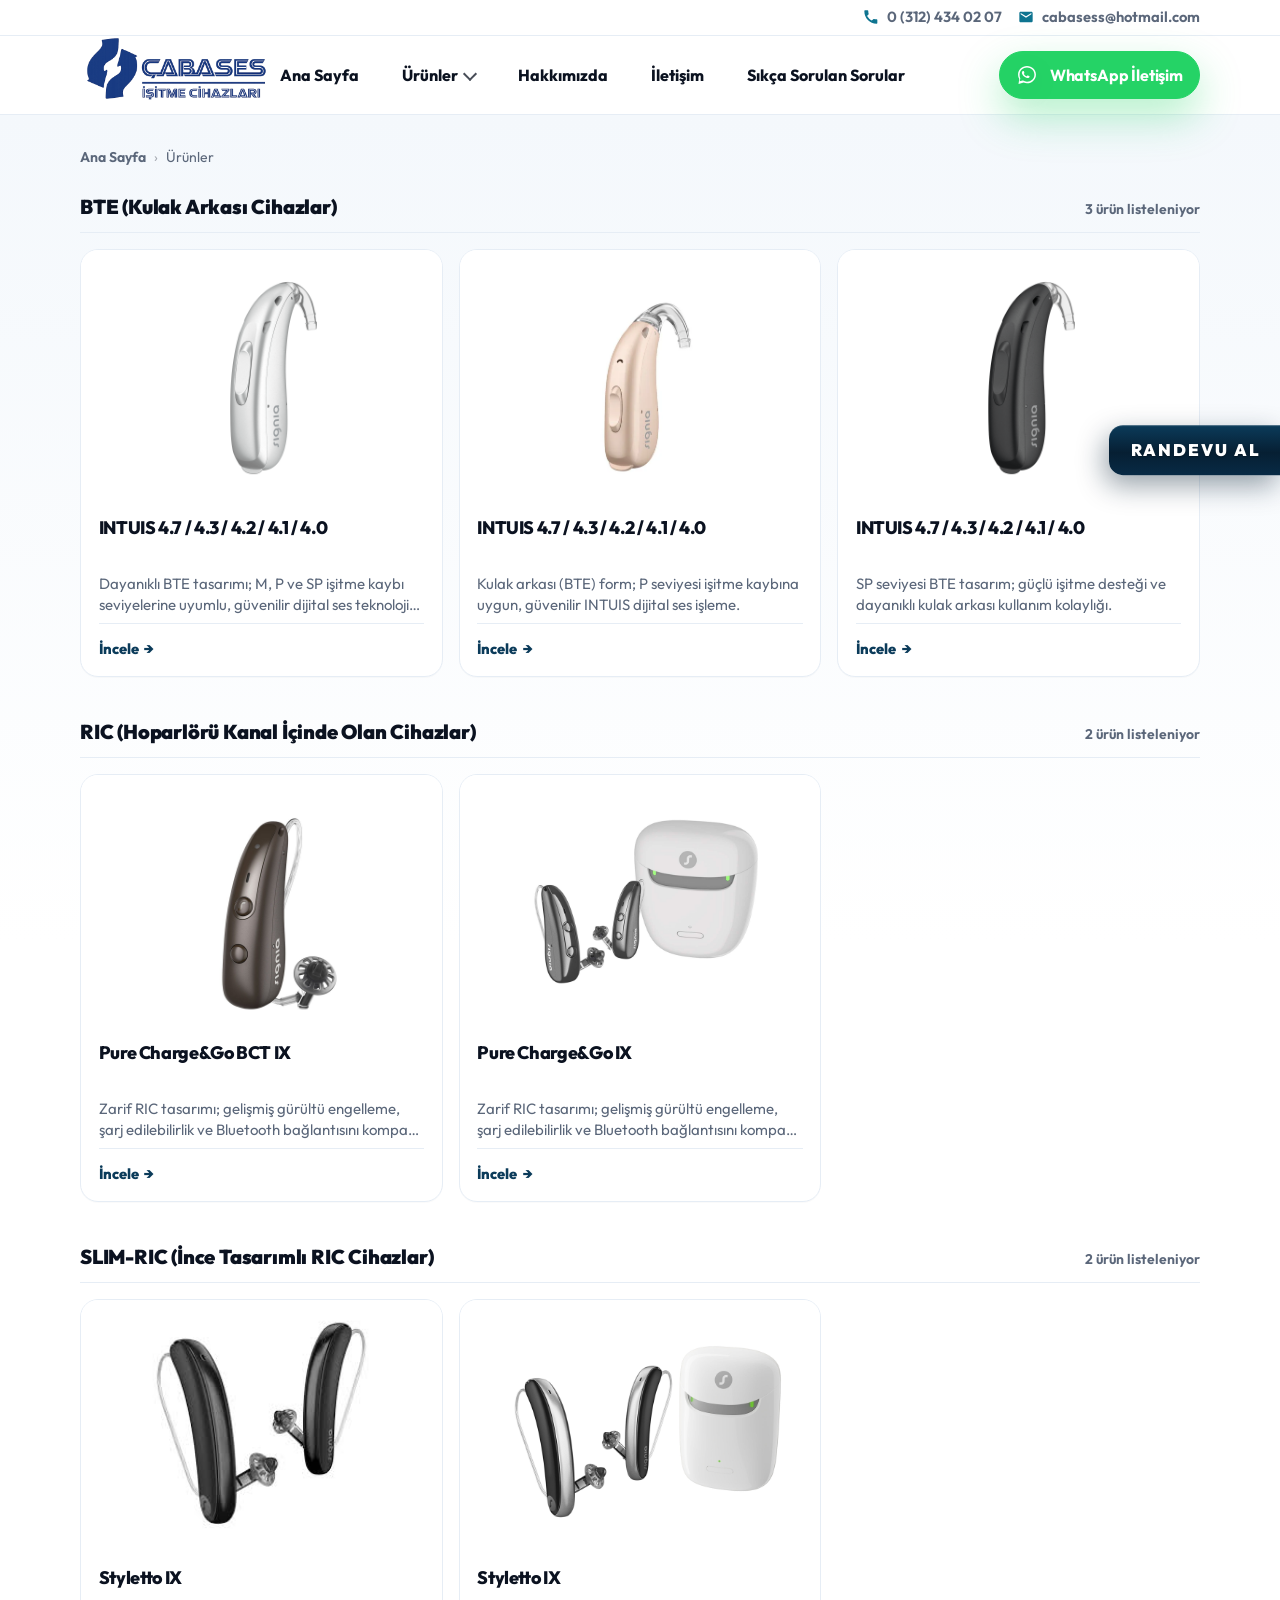
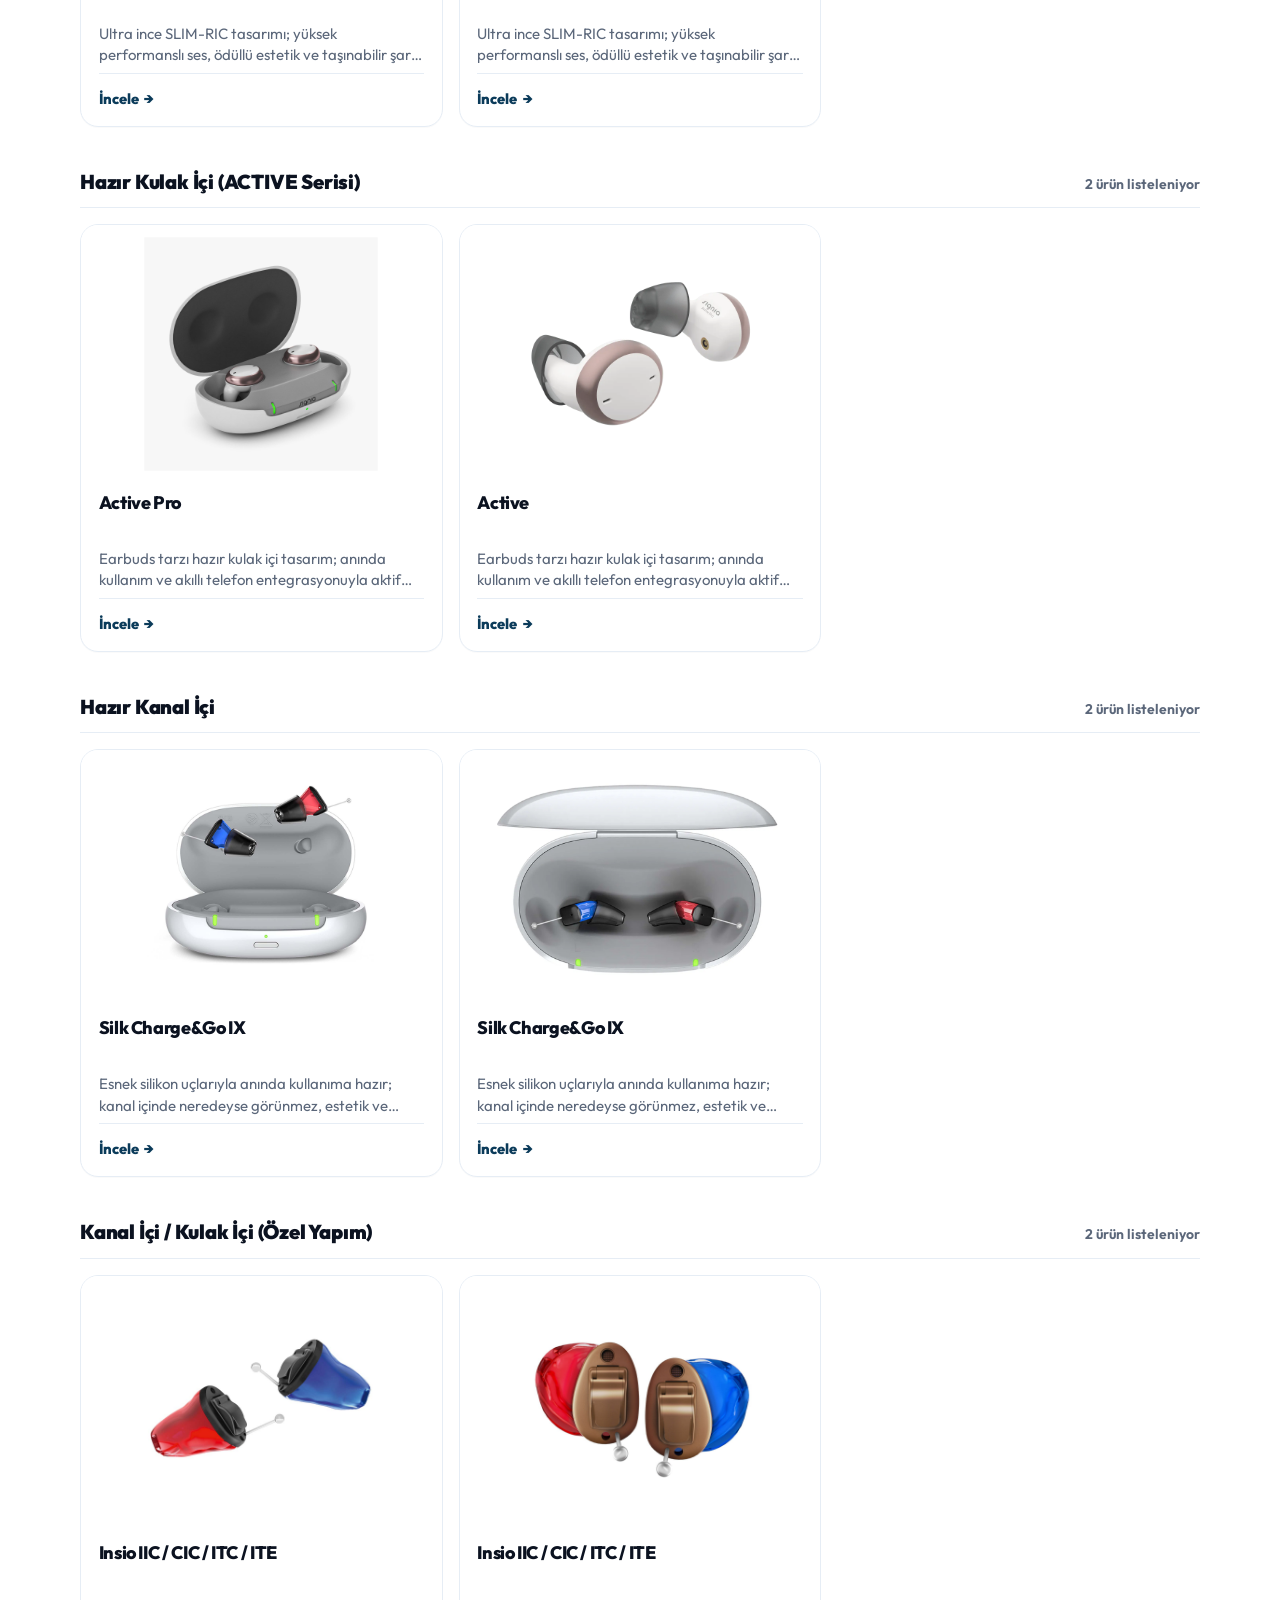
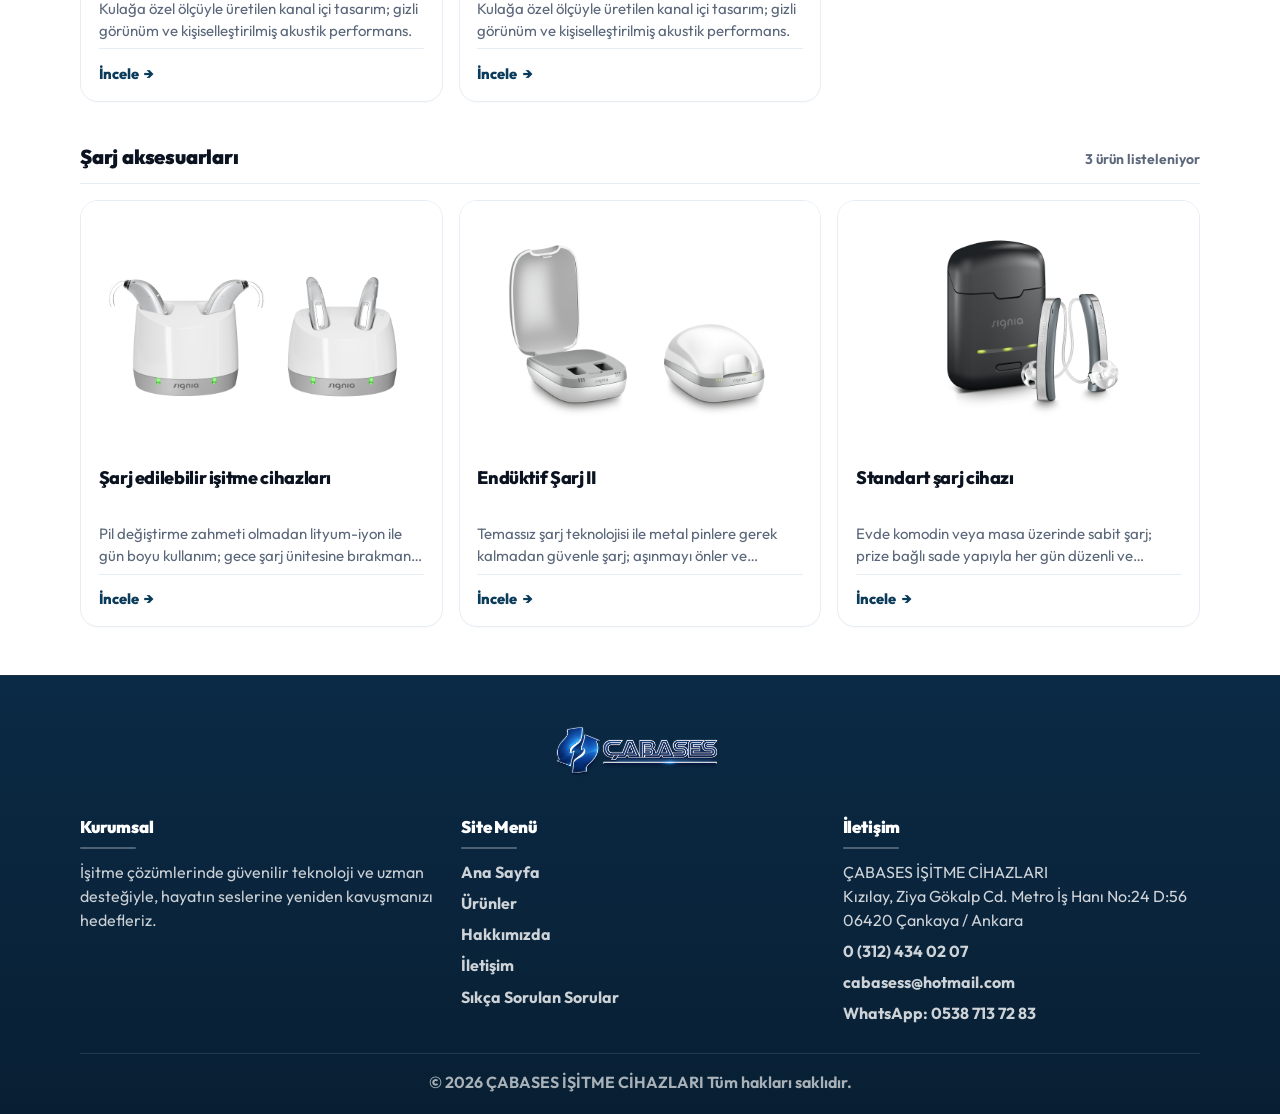
<file: project/urunler.html>
<!doctype html>
<html lang="tr">
  <head>
    <meta charset="UTF-8" />
    <meta name="viewport" content="width=device-width, initial-scale=1" />
    <meta name="theme-color" content="#0b3b5a" />

    <title>Cab As İşitme | Ürünler</title>
    <meta
      name="description"
      content="Signia referans modelleri (Styletto IX, Pure Charge&amp;Go IX, Silk, Insio, Motion X, Active Pro), aksesuar ve Signia App. Genel işitme cihazı kategorileri ve Cab As İşitme iletişim."
    />
    <meta name="robots" content="index,follow" />
    <meta name="author" content="Cab As İşitme" />

    <link rel="canonical" href="https://cabasesisitmecihazlari.com/urunler.html" />

    <meta property="og:type" content="website" />
    <meta property="og:locale" content="tr_TR" />
    <meta property="og:title" content="Cab As İşitme | Ürünler" />
    <meta property="og:description" content="İşitme cihazları ürün listesi: kategoriler, özellikler ve detaylar." />
    <meta property="og:url" content="https://cabasesisitmecihazlari.com/urunler.html" />
    <meta property="og:image" content="https://cabasesisitmecihazlari.com/images/og-cover.svg" />

    <meta name="twitter:card" content="summary_large_image" />
    <meta name="twitter:title" content="Cab As İşitme | Ürünler" />
    <meta name="twitter:description" content="İşitme cihazları ürün listesi: kategoriler, özellikler ve detaylar." />
    <meta name="twitter:image" content="https://cabasesisitmecihazlari.com/images/og-cover.svg" />
    <meta property="og:site_name" content="Cab As İşitme" />
    <link rel="alternate" hreflang="tr" href="https://cabasesisitmecihazlari.com/urunler.html" />
    <link rel="alternate" hreflang="x-default" href="https://cabasesisitmecihazlari.com/urunler.html" />
    <script type="application/ld+json">
      {
        "@context": "https://schema.org",
        "@graph": [
          {
            "@type": "Organization",
            "@id": "https://cabasesisitmecihazlari.com/#organization",
            "name": "Cab As İşitme",
            "url": "https://cabasesisitmecihazlari.com/",
            "logo": {
              "@type": "ImageObject",
              "url": "https://cabasesisitmecihazlari.com/images/%C4%B0%C5%9Fitme_Cihazlar%C4%B1_Yaz%C4%B1s%C4%B1_%C5%9Feffaf_202605191719.jpeg"
            },
            "email": "cabasess@hotmail.com",
            "telephone": "+903124340207"
          },
          {
            "@type": "CollectionPage",
            "@id": "https://cabasesisitmecihazlari.com/urunler.html#webpage",
            "url": "https://cabasesisitmecihazlari.com/urunler.html",
            "name": "Ürünler | Cab As İşitme",
            "isPartOf": {
              "@id": "https://cabasesisitmecihazlari.com/#website"
            },
            "inLanguage": "tr-TR"
          },
          {
            "@type": "BreadcrumbList",
            "itemListElement": [
              {
                "@type": "ListItem",
                "position": 1,
                "name": "Ana Sayfa",
                "item": "https://cabasesisitmecihazlari.com/"
              },
              {
                "@type": "ListItem",
                "position": 2,
                "name": "Ürünler",
                "item": "https://cabasesisitmecihazlari.com/urunler.html"
              }
            ]
          }
        ]
      }
    </script>

    <link rel="icon" href="./images/favicon.svg" type="image/svg+xml" />
    <link rel="preconnect" href="https://fonts.googleapis.com" />
    <link rel="preconnect" href="https://fonts.gstatic.com" crossorigin />
    <link
      href="https://fonts.googleapis.com/css2?family=Outfit:wght@300;400;500;600;700;800;900&display=swap"
      rel="stylesheet"
    />
    <link rel="stylesheet" href="./css/styles.css" />
  </head>
  <body>
    <a class="skip-link" href="#main">İçeriğe atla</a>

    <div class="topbar">
      <div class="container topbar-inner">
        <div class="topbar-left" aria-label="İletişim kısayolları">
          <a class="topbar-link" href="tel:+903124340207">
            <svg class="topbar-icon" viewBox="0 0 24 24" aria-hidden="true">
              <path
                fill="currentColor"
                d="M6.6 10.8c1.5 2.9 3.7 5.1 6.6 6.6l2.2-2.2c.3-.3.7-.4 1.1-.3 1.2.4 2.6.6 4 .6.6 0 1 .4 1 1V21c0 .6-.4 1-1 1C10.1 22 2 13.9 2 3c0-.6.4-1 1-1h3.9c.6 0 1 .4 1 1 0 1.4.2 2.8.6 4 .1.4 0 .8-.3 1.1l-2.6 2.7Z"
              />
            </svg>
            0 (312) 434 02 07
          </a>
          <a class="topbar-link" href="mailto:cabasess@hotmail.com">
            <svg class="topbar-icon" viewBox="0 0 24 24" aria-hidden="true">
              <path
                fill="currentColor"
                d="M20 4H4c-1.1 0-2 .9-2 2v12c0 1.1.9 2 2 2h16c1.1 0 2-.9 2-2V6c0-1.1-.9-2-2-2Zm0 4-8 5-8-5V6l8 5 8-5v2Z"
              />
            </svg>
            cabasess@hotmail.com
          </a>
        </div>

      </div>
    </div>

    <header class="site-header">
      <div class="container header-inner">
        <a class="brand" href="./index.html" aria-label="Cab As İşitme ana sayfa">
          <img
            class="brand-logo"
            src="./images/ChatGPT%20Image%2019%20May%202026%2017_26_27.png"
            width="1536"
            height="1024"
            alt="Cab As İşitme"
            decoding="async"
          />
        </a>

        <button class="nav-toggle" type="button" aria-expanded="false" aria-controls="primary-nav" data-nav-toggle>
          Menü
        </button>

        <nav id="primary-nav" class="nav" aria-label="Ana menü" data-nav>
          <ul class="nav-list">
            <li><a class="nav-link" href="./index.html">Ana Sayfa</a></li>
            <li class="nav-item has-mega" data-mega>
              <button
                class="nav-link nav-link-button"
                type="button"
                aria-expanded="false"
                aria-controls="mega-products"
                data-mega-toggle
              >
                Ürünler
                <span class="chev" aria-hidden="true"></span>
              </button>
              <div id="mega-products" class="mega" role="region" aria-label="Ürünler menü" data-mega-panel>
                <div class="mega-split">
                  <div class="mega-split-cats" role="tablist" aria-label="Ürün kategorileri">
                    <button type="button" class="mega-cat is-active" role="tab" aria-selected="true" data-mega-tab="isitme" id="mega-tab-isitme">
                      İşitme Cihazları
                      <span class="mega-cat-arrow" aria-hidden="true">›</span>
                    </button><button type="button" class="mega-cat" role="tab" aria-selected="false" data-mega-tab="sarj" id="mega-tab-sarj">
                      Şarj cihazları ve Aksesuarlar
                      <span class="mega-cat-arrow" aria-hidden="true">›</span>
                    </button>
                    <button type="button" class="mega-cat" role="tab" aria-selected="false" data-mega-tab="isitme-hakkinda" id="mega-tab-isitme-hakkinda">
                      İşitme hakkında
                      <span class="mega-cat-arrow" aria-hidden="true">›</span>
                    </button>
                    <button type="button" class="mega-cat" role="tab" aria-selected="false" data-mega-tab="tinnitus" id="mega-tab-tinnitus">
                      Tinnitus
                      <span class="mega-cat-arrow" aria-hidden="true">›</span>
                    </button>
                    <button type="button" class="mega-cat" role="tab" aria-selected="false" data-mega-tab="wellbeing" id="mega-tab-wellbeing">
                      My Wellbeing
                      <span class="mega-cat-arrow" aria-hidden="true">›</span>
                    </button>
                    <button type="button" class="mega-cat" role="tab" aria-selected="false" data-mega-tab="servis" id="mega-tab-servis">
                      Servis ve destek
                      <span class="mega-cat-arrow" aria-hidden="true">›</span>
                    </button>
                  </div>
                  <div class="mega-split-detail">
                    <div class="mega-panel" role="tabpanel" data-mega-content="isitme" aria-labelledby="mega-tab-isitme">
                      <p class="mega-panel-title">İşitme Cihazları</p>
                      <ul class="mega-panel-list">
                        <li><a href="./sss.html#isitme-cihaz-nasil">İşitme cihazları nasıl çalışır?</a></li>
                        <li><a href="./sss.html#modeller">İşitme cihazı türleri</a></li>
                      </ul>
                      <p class="mega-panel-sub" id="mega-bte">BTE (Kulak Arkası)</p>
                      <ul class="mega-panel-list mega-panel-list--nest" aria-labelledby="mega-bte">
                        <li><a href="./urunler.html#intuis-series">INTUIS 4.7 / 4.3 / 4.2 / 4.1 / 4.0</a></li>
                      </ul>
                      <p class="mega-panel-sub" id="mega-ric">RIC</p>
                      <ul class="mega-panel-list mega-panel-list--nest" aria-labelledby="mega-ric">
                        <li><a href="./urunler.html#pure-cg-bct-ix">Pure C&amp;G BCT IX</a></li>
                        <li><a href="./urunler.html#pure-cg-ix">Pure C&amp;G IX</a></li>
                      </ul>
                      <p class="mega-panel-sub" id="mega-slim-ric">SLIM-RIC</p>
                      <ul class="mega-panel-list mega-panel-list--nest" aria-labelledby="mega-slim-ric">
                        <li><a href="./urunler.html#styletto-ix">Styletto IX</a></li>
                      </ul>
                      <p class="mega-panel-sub" id="mega-active">Hazır kulak içi (Active)</p>
                      <ul class="mega-panel-list mega-panel-list--nest" aria-labelledby="mega-active">
                        <li><a href="./urunler.html#active-pro-ix">Active Pro</a></li>
                        <li><a href="./urunler.html#active-ix">Active</a></li>
                      </ul>
                      <p class="mega-panel-sub" id="mega-silk">Hazır kanal içi</p>
                      <ul class="mega-panel-list mega-panel-list--nest" aria-labelledby="mega-silk">
                        <li><a href="./urunler.html#silk-cg-ix">Silk C&amp;G IX</a></li>
                      </ul>
                      <p class="mega-panel-sub" id="mega-insio">Özel yapım kanal içi</p>
                      <ul class="mega-panel-list mega-panel-list--nest" aria-labelledby="mega-insio">
                        <li><a href="./urunler.html#insio-custom-ix">Insio IIC / CIC / ITC / ITE</a></li>
                      </ul>
                      <ul class="mega-panel-list">
                        <li><a href="./urunler.html">Tüm ürünleri görüntüle</a></li>
                      </ul>
                    </div><div class="mega-panel" hidden role="tabpanel" data-mega-content="sarj" aria-labelledby="mega-tab-sarj">
                      <p class="mega-panel-title">Şarj cihazları ve Aksesuarlar</p>
                      <p class="mega-panel-sub" id="mega-sarj-aksesuar">Şarj aksesuarları</p>
                      <ul class="mega-panel-list" aria-labelledby="mega-sarj-aksesuar">
                        <li><a href="./urunler.html#acc-sarj-edilebilir-isitme">Şarj edilebilir işitme cihazları</a></li>
                        <li><a href="./urunler.html#acc-enduktif-sarj-ii">Endüktif Şarj II</a></li>
                        <li><a href="./urunler.html#acc-standart-sarj">Standart şarj cihazı</a></li>
                      </ul>
                    </div>
                    <div class="mega-panel" hidden role="tabpanel" data-mega-content="isitme-hakkinda" aria-labelledby="mega-tab-isitme-hakkinda">
                      <p class="mega-panel-title">İşitme hakkında</p>
                      <ul class="mega-panel-list">
                        <li><a href="./sss.html#ilk-kez">SSS sayfasına giriş</a></li>
                        <li><a href="./sss.html#isitme-cihaz-nasil">İşitme cihazları nasıl çalışır?</a></li>
                        <li><a href="./sss.html#hangi-durumlarda-kullanim">Ne zaman işitme cihazı?</a></li>
                        <li><a href="./sss.html#devlet-karsiliyor-mu">SGK ve devlet desteği</a></li>
                        <li><a href="./sss.html#modeller">Model ve form seçenekleri</a></li>
                      </ul>
                    </div>
                    <div class="mega-panel" hidden role="tabpanel" data-mega-content="tinnitus" aria-labelledby="mega-tab-tinnitus">
                      <p class="mega-panel-title">Tinnitus</p>
                      <ul class="mega-panel-list">
                        <li><a href="./sss.html#tinnitus-neden">Tinnitusun nedenleri</a></li>
                        <li><a href="./sss.html#tinnitus-terapi">Tinnitus yönetimi ve terapi</a></li>
                      </ul>
                    </div>
                    <div class="mega-panel" hidden role="tabpanel" data-mega-content="wellbeing" aria-labelledby="mega-tab-wellbeing">
                      <p class="mega-panel-title">My Wellbeing</p>
                      <ul class="mega-panel-list">
                        <li><a href="./sss.html#alism-suresi">Cihaza alışma süreci</a></li><li><a href="./iletisim.html">Kişisel danışmanlık</a></li>
                      </ul>
                    </div>
                    <div class="mega-panel" hidden role="tabpanel" data-mega-content="servis" aria-labelledby="mega-tab-servis">
                      <p class="mega-panel-title">Servis ve destek</p>
                      <ul class="mega-panel-list">
                        <li><a href="./iletisim.html">İletişim ve randevu</a></li>
                        <li><a href="./hakkimizda.html">Hakkımızda</a></li>
                        <li><a href="./sss.html">Sıkça sorulan sorular</a></li>
                      </ul>
                    </div>
                  </div>
                </div>
                <div class="mega-split-foot">
                  <a class="button button-sm" href="./iletisim.html">Ön görüşme</a>
                  <a class="text-link text-link-inline" href="./urunler.html">Tüm ürünler</a>
                </div>
              </div>
            </li>
            <li><a class="nav-link" href="./hakkimizda.html">Hakkımızda</a></li>
            <li><a class="nav-link" href="./iletisim.html">İletişim</a></li>
            <li><a class="nav-link" href="./sss.html">Sıkça Sorulan Sorular</a></li>
          </ul>
        </nav>

        <div class="header-right">
          <a
            class="button nav-whatsapp"
            href="https://wa.me/905387137283?text=Merhaba%2C%20bilgi%20almak%20istiyorum."
            target="_blank"
            rel="noopener noreferrer"
            aria-label="WhatsApp ile iletişim"
          >
            <svg class="wa-icon" viewBox="0 0 32 32" aria-hidden="true">
              <path
                fill="currentColor"
                d="M19.11 17.46c-.28-.14-1.62-.8-1.87-.9-.25-.09-.43-.14-.61.14-.18.28-.7.9-.86 1.08-.16.18-.32.2-.6.07-.28-.14-1.17-.43-2.22-1.36-.82-.73-1.37-1.63-1.53-1.9-.16-.28-.02-.43.12-.57.12-.12.28-.32.41-.48.14-.16.18-.28.28-.46.09-.18.05-.34-.02-.48-.07-.14-.61-1.47-.84-2.01-.22-.53-.45-.46-.61-.47h-.52c-.18 0-.48.07-.73.34-.25.28-.96.94-.96 2.29s.98 2.66 1.12 2.84c.14.18 1.93 2.95 4.68 4.13.65.28 1.16.45 1.55.58.65.21 1.25.18 1.72.11.52-.08 1.62-.66 1.85-1.3.23-.64.23-1.19.16-1.3-.07-.12-.25-.18-.52-.32ZM16 3C8.83 3 3 8.6 3 15.5c0 2.2.62 4.35 1.8 6.23L3.62 29l7.56-1.95A13.3 13.3 0 0 0 16 28c7.17 0 13-5.6 13-12.5S23.17 3 16 3Zm0 22.7c-2.05 0-4.05-.56-5.78-1.63l-.41-.25-4.48 1.16.99-4.27-.27-.43A10.8 10.8 0 0 1 5.2 15.5C5.2 9.8 10.04 5.2 16 5.2c5.96 0 10.8 4.6 10.8 10.3 0 5.7-4.84 10.2-10.8 10.2Z"
              />
            </svg>
            <span class="wa-label">WhatsApp İletişim</span>
          </a>
        </div>
      </div>
    </header>

    <main id="main" class="site-motion">
      <h1 class="visually-hidden">Ürünler</h1>
      <section class="content content--products-catalog">
        <div class="container">
          <nav class="breadcrumb" aria-label="Sayfa konumu">
            <ol class="breadcrumb-list">
              <li><a href="./index.html">Ana Sayfa</a></li>
              <li class="breadcrumb-sep" aria-hidden="true">›</li>
              <li><span aria-current="page">Ürünler</span></li>
            </ol>
          </nav>

          <section class="product-category" aria-labelledby="cat-bte">
            <div class="product-category-head">
              <h3 class="product-category-title" id="cat-bte">BTE (Kulak Arkası Cihazlar)</h3>
              <p class="product-category-count">3 ürün listeleniyor</p>
            </div>
            <div class="product-grid" aria-label="BTE — Intuis serisi">
            <article class="product-card product-card--showcase" id="intuis-series">
              <a class="product-media product-media--photo" href="./urun-detay.html?urun=intuis" aria-label="INTUIS 4.7 / 4.3 / 4.2 / 4.1 / 4.0 — ürün detayı">
                <img class="product-image" src="./images/Intuis-SP-4_Silver-1000x1000.png" width="1000" height="1000" loading="lazy" decoding="async" alt="INTUIS SP 4 gümüş kulak arkası işitme cihazı" />
              </a>
              <div class="product-body">
                <h4 class="product-name">INTUIS 4.7 / 4.3 / 4.2 / 4.1 / 4.0</h4>
                <p class="product-desc">Dayanıklı BTE tasarımı; M, P ve SP işitme kaybı seviyelerine uyumlu, güvenilir dijital ses teknolojisi sunar.</p>
                <div class="product-card-footer">
                  <a class="product-card-more" href="./urun-detay.html?urun=intuis">İncele <span aria-hidden="true">→</span></a>
                </div>
              </div>
            </article>
            <article class="product-card product-card--showcase" id="intuis-45-p">
              <a class="product-media product-media--photo" href="./urun-detay.html?urun=intuis" aria-label="INTUIS 4.7 / 4.3 / 4.2 / 4.1 / 4.0 — ürün detayı">
                <img class="product-image" src="./images/signia-intuis-4-5-p-bte-hearing-aid-500x500.webp" width="500" height="500" loading="lazy" decoding="async" alt="Signia INTUIS 4.5 P kulak arkası işitme cihazı" />
              </a>
              <div class="product-body">
                <h4 class="product-name">INTUIS 4.7 / 4.3 / 4.2 / 4.1 / 4.0</h4>
                <p class="product-desc">Kulak arkası (BTE) form; P seviyesi işitme kaybına uygun, güvenilir INTUIS dijital ses işleme.</p>
                <div class="product-card-footer">
                  <a class="product-card-more" href="./urun-detay.html?urun=intuis">İncele <span aria-hidden="true">→</span></a>
                </div>
              </div>
            </article>
            <article class="product-card product-card--showcase" id="intuis-sp-4-black">
              <a class="product-media product-media--photo" href="./urun-detay.html?urun=intuis" aria-label="INTUIS 4.7 / 4.3 / 4.2 / 4.1 / 4.0 — ürün detayı">
                <img class="product-image" src="./images/Intuis-SP-4_Black.png" width="1000" height="1000" loading="lazy" decoding="async" alt="Signia INTUIS SP 4 siyah kulak arkası işitme cihazı" />
              </a>
              <div class="product-body">
                <h4 class="product-name">INTUIS 4.7 / 4.3 / 4.2 / 4.1 / 4.0</h4>
                <p class="product-desc">SP seviyesi BTE tasarım; güçlü işitme desteği ve dayanıklı kulak arkası kullanım kolaylığı.</p>
                <div class="product-card-footer">
                  <a class="product-card-more" href="./urun-detay.html?urun=intuis">İncele <span aria-hidden="true">→</span></a>
                </div>
              </div>
            </article>
            </div>
          </section>

          <section class="product-category" aria-labelledby="cat-ric">
            <div class="product-category-head">
              <h3 class="product-category-title" id="cat-ric">RIC (Hoparlörü Kanal İçinde Olan Cihazlar)</h3>
              <p class="product-category-count">2 ürün listeleniyor</p>
            </div>
            <div class="product-grid" aria-label="RIC serisi">
            <article class="product-card product-card--showcase" id="pure-cg-bct-ix">
              <a class="product-media product-media--photo" href="./urun-detay.html?urun=pure-cg-bct-ix" aria-label="Pure Charge&amp;Go BCT IX — ürün detayı">
                <img class="product-image" src="./images/Pure-Charge-Go-BCT-IX_Deep-Brown_receiver-M_1000x1000.jpg" width="1000" height="1000" loading="lazy" decoding="async" alt="Pure Charge&amp;Go BCT IX Deep Brown RIC işitme cihazı" />
              </a>
              <div class="product-body">
                <h4 class="product-name">Pure Charge&amp;Go BCT IX</h4>
                <p class="product-desc">Zarif RIC tasarımı; gelişmiş gürültü engelleme, şarj edilebilirlik ve Bluetooth bağlantısını kompakt yapıda birleştirir.</p>
                <div class="product-card-footer">
                  <a class="product-card-more" href="./urun-detay.html?urun=pure-cg-bct-ix">İncele <span aria-hidden="true">→</span></a>
                </div>
              </div>
            </article>
            <article class="product-card product-card--showcase" id="pure-cg-ix">
              <a class="product-media product-media--photo product-media--photo-wide" href="./urun-detay.html?urun=pure-cg-ix" aria-label="Pure Charge&amp;Go IX — ürün detayı">
                <img class="product-image product-image--landscape" src="./images/Pure-Charge-Go-IX_graphite_next-to-charger_1920x1080.jpg" width="1920" height="1080" loading="lazy" decoding="async" alt="Pure Charge&amp;Go IX grafit renk işitme cihazları ve şarj ünitesi" />
              </a>
              <div class="product-body">
                <h4 class="product-name">Pure Charge&amp;Go IX</h4>
                <p class="product-desc">Zarif RIC tasarımı; gelişmiş gürültü engelleme, şarj edilebilirlik ve Bluetooth bağlantısını kompakt yapıda birleştirir.</p>
                <div class="product-card-footer">
                  <a class="product-card-more" href="./urun-detay.html?urun=pure-cg-ix">İncele <span aria-hidden="true">→</span></a>
                </div>
              </div>
            </article>
            </div>
          </section>

          <section class="product-category" aria-labelledby="cat-slim-ric">
            <div class="product-category-head">
              <h3 class="product-category-title" id="cat-slim-ric">SLIM-RIC (İnce Tasarımlı RIC Cihazlar)</h3>
              <p class="product-category-count">2 ürün listeleniyor</p>
            </div>
            <div class="product-grid" aria-label="SLIM-RIC serisi">
            <article class="product-card product-card--showcase" id="styletto-ix">
              <a class="product-media product-media--photo" href="./urun-detay.html?urun=styletto-ix" aria-label="Styletto IX — ürün detayı">
                <img class="product-image" src="./images/indir%20(8).jpeg" width="225" height="225" loading="lazy" decoding="async" alt="Styletto IX siyah SLIM-RIC işitme cihazları" />
              </a>
              <div class="product-body">
                <h4 class="product-name">Styletto IX</h4>
                <p class="product-desc">Ultra ince SLIM-RIC tasarımı; yüksek performanslı ses, ödüllü estetik ve taşınabilir şarj kutusuyla modern deneyim.</p>
                <div class="product-card-footer">
                  <a class="product-card-more" href="./urun-detay.html?urun=styletto-ix">İncele <span aria-hidden="true">→</span></a>
                </div>
              </div>
            </article>
            <article class="product-card product-card--showcase" id="styletto-ix-black-silver">
              <a class="product-media product-media--photo product-media--photo-wide" href="./urun-detay.html?urun=styletto-ix" aria-label="Styletto IX — ürün detayı">
                <img class="product-image product-image--landscape" src="./images/Styletto-IX_black-silver_double_charger_1920x1080.jpg" width="1920" height="1080" loading="lazy" decoding="async" alt="Styletto IX siyah-gümüş işitme cihazları ve taşınabilir şarj kutusu" />
              </a>
              <div class="product-body">
                <h4 class="product-name">Styletto IX</h4>
                <p class="product-desc">Ultra ince SLIM-RIC tasarımı; yüksek performanslı ses, ödüllü estetik ve taşınabilir şarj kutusuyla modern deneyim.</p>
                <div class="product-card-footer">
                  <a class="product-card-more" href="./urun-detay.html?urun=styletto-ix">İncele <span aria-hidden="true">→</span></a>
                </div>
              </div>
            </article>
            </div>
          </section>

          <section class="product-category" aria-labelledby="cat-active-serisi">
            <div class="product-category-head">
              <h3 class="product-category-title" id="cat-active-serisi">Hazır Kulak İçi (ACTIVE Serisi)</h3>
              <p class="product-category-count">2 ürün listeleniyor</p>
            </div>
            <div class="product-grid" aria-label="Active serisi">
            <article class="product-card product-card--showcase" id="active-pro-ix">
              <a class="product-media product-media--photo" href="./urun-detay.html?urun=active-pro-ix" aria-label="Active Pro — ürün detayı">
                <img class="product-image" src="./images/signia-active-pro.jpg" width="1200" height="1200" loading="lazy" decoding="async" alt="Signia Active Pro şarj kutusu ve işitme cihazları" />
              </a>
              <div class="product-body">
                <h4 class="product-name">Active Pro</h4>
                <p class="product-desc">Earbuds tarzı hazır kulak içi tasarım; anında kullanım ve akıllı telefon entegrasyonuyla aktif yaşam için.</p>
                <div class="product-card-footer">
                  <a class="product-card-more" href="./urun-detay.html?urun=active-pro-ix">İncele <span aria-hidden="true">→</span></a>
                </div>
              </div>
            </article>
            <article class="product-card product-card--showcase" id="active-ix">
              <a class="product-media product-media--photo" href="./urun-detay.html?urun=active-ix" aria-label="Active — ürün detayı">
                <img class="product-image" src="./images/Marmed-Aparaty-Sluchowe-Badanie-Sluchu-Aparat-Sluchowy-SIGNIA-ACTIVE.webp" width="1280" height="1280" loading="lazy" decoding="async" alt="Signia Active hazır kulak içi işitme cihazları" />
              </a>
              <div class="product-body">
                <h4 class="product-name">Active</h4>
                <p class="product-desc">Earbuds tarzı hazır kulak içi tasarım; anında kullanım ve akıllı telefon entegrasyonuyla aktif yaşam için.</p>
                <div class="product-card-footer">
                  <a class="product-card-more" href="./urun-detay.html?urun=active-ix">İncele <span aria-hidden="true">→</span></a>
                </div>
              </div>
            </article>
            </div>
          </section>

          <section class="product-category" aria-labelledby="cat-hazir-kanal">
            <div class="product-category-head">
              <h3 class="product-category-title" id="cat-hazir-kanal">Hazır Kanal İçi</h3>
              <p class="product-category-count">2 ürün listeleniyor</p>
            </div>
            <div class="product-grid" aria-label="Hazır kanal içi">
            <article class="product-card product-card--showcase" id="silk-cg-ix">
              <a class="product-media product-media--photo product-media--photo-wide" href="./urun-detay.html?urun=silk-cg-ix" aria-label="Silk Charge&amp;Go IX — ürün detayı">
                <img class="product-image product-image--landscape" src="./images/Portable-Charger-Silk_with-Silk-ChGo-IX-out_LED-on_shadow_1920x1080.jpg" width="1920" height="1080" loading="lazy" decoding="async" alt="Silk Charge&amp;Go IX taşınabilir şarj ünitesi ve işitme cihazları" />
              </a>
              <div class="product-body">
                <h4 class="product-name">Silk Charge&amp;Go IX</h4>
                <p class="product-desc">Esnek silikon uçlarıyla anında kullanıma hazır; kanal içinde neredeyse görünmez, estetik ve pratik çözüm.</p>
                <div class="product-card-footer">
                  <a class="product-card-more" href="./urun-detay.html?urun=silk-cg-ix">İncele <span aria-hidden="true">→</span></a>
                </div>
              </div>
            </article>
            <article class="product-card product-card--showcase" id="silk-cg-ix-charger">
              <a class="product-media product-media--photo" href="./urun-detay.html?urun=silk-cg-ix" aria-label="Silk Charge&amp;Go IX — ürün detayı">
                <img class="product-image" src="./images/ssjpg_67777f1832ed3.jpg" width="800" height="800" loading="lazy" decoding="async" alt="Silk Charge&amp;Go IX şarj kutusunda mavi ve kırmızı kanal içi işitme cihazları" />
              </a>
              <div class="product-body">
                <h4 class="product-name">Silk Charge&amp;Go IX</h4>
                <p class="product-desc">Esnek silikon uçlarıyla anında kullanıma hazır; kanal içinde neredeyse görünmez, estetik ve pratik çözüm.</p>
                <div class="product-card-footer">
                  <a class="product-card-more" href="./urun-detay.html?urun=silk-cg-ix">İncele <span aria-hidden="true">→</span></a>
                </div>
              </div>
            </article>
            </div>
          </section>

          <section class="product-category" aria-labelledby="cat-ozel-kanal">
            <div class="product-category-head">
              <h3 class="product-category-title" id="cat-ozel-kanal">Kanal İçi / Kulak İçi (Özel Yapım)</h3>
              <p class="product-category-count">2 ürün listeleniyor</p>
            </div>
            <div class="product-grid" aria-label="Özel yapım kanal içi">
            <article class="product-card product-card--showcase" id="insio-custom-ix">
              <a class="product-media product-media--photo" href="./urun-detay.html?urun=insio-custom-ix" aria-label="Insio IIC / CIC / ITC / ITE — ürün detayı">
                <img class="product-image" src="./images/Insio-IX_IIC_black_pair_side_1000x1000.jpg" width="1000" height="1000" loading="lazy" decoding="async" alt="Insio IIC özel yapım kanal içi işitme cihazları çifti" />
              </a>
              <div class="product-body">
                <h4 class="product-name">Insio IIC / CIC / ITC / ITE</h4>
                <p class="product-desc">Kulağa özel ölçüyle üretilen kanal içi tasarım; gizli görünüm ve kişiselleştirilmiş akustik performans.</p>
                <div class="product-card-footer">
                  <a class="product-card-more" href="./urun-detay.html?urun=insio-custom-ix">İncele <span aria-hidden="true">→</span></a>
                </div>
              </div>
            </article>
            <article class="product-card product-card--showcase" id="insio-custom-ix-cic">
              <a class="product-media product-media--photo" href="./urun-detay.html?urun=insio-custom-ix" aria-label="Insio IIC / CIC / ITC / ITE — ürün detayı">
                <img class="product-image" src="./images/Insio-IX_CIC_brown_pair_1000x1000.jpg" width="1000" height="1000" loading="lazy" decoding="async" alt="Insio CIC kahverengi özel yapım kanal içi işitme cihazları çifti" />
              </a>
              <div class="product-body">
                <h4 class="product-name">Insio IIC / CIC / ITC / ITE</h4>
                <p class="product-desc">Kulağa özel ölçüyle üretilen kanal içi tasarım; gizli görünüm ve kişiselleştirilmiş akustik performans.</p>
                <div class="product-card-footer">
                  <a class="product-card-more" href="./urun-detay.html?urun=insio-custom-ix">İncele <span aria-hidden="true">→</span></a>
                </div>
              </div>
            </article>
            </div>
          </section>
          <section class="product-category" aria-labelledby="cat-sarj-aksesuar">
            <div class="product-category-head">
              <h3 class="product-category-title" id="cat-sarj-aksesuar">Şarj aksesuarları</h3>
              <p class="product-category-count">3 ürün listeleniyor</p>
            </div>
            <div class="product-grid" aria-label="Şarj aksesuarları">
            <article class="product-card product-card--showcase" id="acc-sarj-edilebilir-isitme">
              <a class="product-media product-media--photo product-media--photo-wide" href="./urun-detay.html?urun=sarj-edilebilir-isitme" aria-label="Şarj edilebilir işitme cihazları — ürün detayı">
                <img class="product-image product-image--landscape" src="./images/Desktop-Charger-Motion-P-SP-X_1920x1080.jpg" width="1920" height="1080" loading="lazy" decoding="async" alt="Signia masaüstü şarj ünitesinde şarj olan işitme cihazları" />
              </a>
              <div class="product-body">
                <h4 class="product-name">Şarj edilebilir işitme cihazları</h4>
                <p class="product-desc">Pil değiştirme zahmeti olmadan lityum-iyon ile gün boyu kullanım; gece şarj ünitesine bırakmanız yeterli.</p>
                <div class="product-card-footer">
                  <a class="product-card-more" href="./urun-detay.html?urun=sarj-edilebilir-isitme">İncele <span aria-hidden="true">→</span></a>
                </div>
              </div>
            </article>
            <article class="product-card product-card--showcase" id="acc-enduktif-sarj-ii">
              <a class="product-media product-media--photo product-media--photo-wide" href="./urun-detay.html?urun=enduktif-sarj-ii" aria-label="Endüktif Şarj II — ürün detayı">
                <img class="product-image product-image--landscape" src="./images/Inductive-Charger-II_open_closed_v4_1920x1080.png" width="1920" height="1080" loading="lazy" decoding="async" alt="Signia Endüktif Şarj II açık ve kapalı görünüm" />
              </a>
              <div class="product-body">
                <h4 class="product-name">Endüktif Şarj II</h4>
                <p class="product-desc">Temassız şarj teknolojisi ile metal pinlere gerek kalmadan güvenle şarj; aşınmayı önler ve cihazları dış etkenlere karşı korur.</p>
                <div class="product-card-footer">
                  <a class="product-card-more" href="./urun-detay.html?urun=enduktif-sarj-ii">İncele <span aria-hidden="true">→</span></a>
                </div>
              </div>
            </article>
            <article class="product-card product-card--showcase" id="acc-standart-sarj">
              <a class="product-media product-media--photo product-media--photo-wide" href="./urun-detay.html?urun=standart-sarj" aria-label="Standart şarj cihazı — ürün detayı">
                <img class="product-image product-image--landscape" src="./images/Styletto_dark-granite_charger-closed_1920x1080.png" width="1920" height="1080" loading="lazy" decoding="async" alt="Signia Styletto standart şarj cihazı ve işitme cihazları" />
              </a>
              <div class="product-body">
                <h4 class="product-name">Standart şarj cihazı</h4>
                <p class="product-desc">Evde komodin veya masa üzerinde sabit şarj; prize bağlı sade yapıyla her gün düzenli ve güvenli kullanım.</p>
                <div class="product-card-footer">
                  <a class="product-card-more" href="./urun-detay.html?urun=standart-sarj">İncele <span aria-hidden="true">→</span></a>
                </div>
              </div>
            </article>
            </div>
          </section></div>
      </section>
    </main>

    <footer class="site-footer">
      <div class="container footer-logo-row">
        <img
          class="footer-logo footer-logo-standalone"
          src="./images/brand-logo.png"
          width="140"
          height="34"
          alt="Cab As İşitme"
          loading="lazy"
        />
      </div>
      <div class="container footer-grid">
        <section class="footer-col" aria-label="Kurumsal">
          <h2 class="footer-title">Kurumsal</h2>
          <p class="footer-text">
            İşitme çözümlerinde güvenilir teknoloji ve uzman desteğiyle, hayatın seslerine yeniden kavuşmanızı hedefleriz.
          </p>
        </section>

        <nav class="footer-col" aria-label="Site menü">
          <h2 class="footer-title">Site Menü</h2>
          <ul class="footer-list">
            <li><a href="./index.html">Ana Sayfa</a></li>
            <li><a href="./urunler.html">Ürünler</a></li>
            <li><a href="./hakkimizda.html">Hakkımızda</a></li>
            <li><a href="./iletisim.html">İletişim</a></li>
            <li><a href="./sss.html">Sıkça Sorulan Sorular</a></li>
          </ul>
        </nav>

        <section class="footer-col" aria-label="İletişim">
          <h2 class="footer-title">İletişim</h2>
          <ul class="footer-list">
            <li>ÇABASES İŞİTME CİHAZLARI<br />Kızılay, Ziya Gökalp Cd. Metro İş Hanı No:24 D:56<br />06420 Çankaya / Ankara</li>
            <li><a href="tel:+903124340207">0 (312) 434 02 07</a></li>
            <li><a href="mailto:cabasess@hotmail.com">cabasess@hotmail.com</a></li>
            <li><a href="https://wa.me/905387137283" target="_blank" rel="noopener noreferrer">WhatsApp: 0538 713 72 83</a></li>
          </ul>
        </section>
      </div>

      <div class="container footer-bottom">
        <p class="m-0">© <span data-year></span> ÇABASES İŞİTME CİHAZLARI Tüm hakları saklıdır.</p>
      </div>
    </footer>

    <a class="randevu-fab" href="./iletisim.html#randevu-whatsapp" aria-label="RANDEVU AL — WhatsApp iletişim formuna git">
      <span class="randevu-fab-label">RANDEVU AL</span>
    </a>

    <script src="./js/main.js" defer></script>
  </body>
</html>
</file>
<file: project/css/styles.css>
/* Step 2: Yeni /project yapısı için temel stiller.
   (Tasarımı bir sonraki adımda detaylandırabiliriz.) */

:root {
  --bg: #ffffff;
  --text: #0b1220;
  --muted: #5b677a;
  --brand: #0b3b5a;
  --brand-2: #0e7490;
  --border: #e6edf5;
  --radius: 16px;
  --shadow: 0 18px 45px rgba(11, 18, 32, 0.12);
  --shadow-soft: 0 10px 26px rgba(11, 18, 32, 0.08);
  --ease-out: cubic-bezier(0.16, 1, 0.3, 1);
  --font-sans: "Outfit", system-ui, -apple-system, "Segoe UI", Roboto, Arial, sans-serif;
}

*,
*::before,
*::after {
  box-sizing: border-box;
}

html {
  -webkit-text-size-adjust: 100%;
  scroll-padding-top: calc(5.75rem + env(safe-area-inset-top, 0px));
}

body {
  margin: 0;
  font-family: var(--font-sans);
  font-feature-settings: "kern" 1, "liga" 1;
  color: var(--text);
  background: var(--bg);
  line-height: 1.5;
  overflow-x: hidden;
  overflow-x: clip;
}

img,
video {
  max-width: 100%;
}

a {
  color: inherit;
  text-decoration: none;
}

.container {
  width: min(1120px, calc(100% - clamp(1rem, 4vw, 2rem)));
  margin-inline: auto;
}

.skip-link {
  position: absolute;
  left: -9999px;
  top: auto;
  width: 1px;
  height: 1px;
  overflow: hidden;
}

.skip-link:focus {
  left: 1rem;
  top: 1rem;
  width: auto;
  height: auto;
  padding: 0.75rem 1rem;
  background: #fff;
  border: 1px solid var(--brand);
  border-radius: 999px;
  z-index: 9999;
}

.visually-hidden {
  position: absolute;
  width: 1px;
  height: 1px;
  padding: 0;
  margin: -1px;
  overflow: hidden;
  clip: rect(0, 0, 0, 0);
  white-space: nowrap;
  border: 0;
}

.topbar {
  background: #ffffff;
  border-bottom: 1px solid var(--border);
  color: var(--muted);
  font-weight: 650;
}

.topbar-inner {
  display: flex;
  align-items: center;
  justify-content: flex-end;
  gap: 1rem;
  padding: 0.4rem 0;
  font-size: 0.92rem;
}

.topbar-left {
  display: inline-flex;
  gap: 1rem;
  align-items: center;
  justify-content: flex-end;
  width: 100%;
}

.topbar-link {
  display: inline-flex;
  gap: 0.5rem;
  align-items: center;
  color: var(--muted);
  overflow-wrap: anywhere;
}

.topbar-link:hover {
  color: var(--brand);
}

.topbar-icon {
  width: 16px;
  height: 16px;
  color: var(--brand-2);
}

.header-right {
  display: inline-flex;
  align-items: center;
  gap: 0.75rem;
}

.site-header {
  position: sticky;
  top: 0;
  padding-top: env(safe-area-inset-top, 0px);
  background: rgba(255, 255, 255, 0.86);
  backdrop-filter: blur(10px);
  border-bottom: 1px solid var(--border);
  z-index: 2000;
  box-shadow: 0 0 0 rgba(0, 0, 0, 0);
}

body.has-nav-open {
  overflow: hidden;
  touch-action: none;
}

/* Logo hafif sola: container genişletmek yerine sadece marka kaydırılır */
.site-header .brand {
  margin-inline-start: -0.65rem;
}

.header-inner {
  display: flex;
  align-items: center;
  justify-content: space-between;
  gap: 1.1rem; /* logo ↔ nav-list arası (+10%) */
  height: 78px; /* navbar yüksekliği sabit */
  padding: 0; /* yüksekliği padding yerine height yönetiyor */
  position: relative;
}

.brand {
  display: inline-flex;
  gap: 0.5rem;
  align-items: center;
  font-weight: 800;
  letter-spacing: -0.02em;
  color: var(--brand);
  height: 78px; /* header-inner ile aynı */
  overflow: visible;
  min-width: 0;
  flex-shrink: 1;
}

.brand-logo {
  display: block;
  height: auto;
  max-height: 100%;
  width: auto;
  max-width: min(13.5rem, 46vw);
  transform: scale(1.97);
  transform-origin: left center;
}

@media (max-width: 1100px) {
  .brand-logo {
    transform: scale(1.9);
    max-width: min(12rem, 44vw);
  }
}

.nav-toggle {
  display: none;
  padding: 0.6rem 0.8rem;
  border-radius: 999px;
  border: 1px solid var(--border);
  background: #fff;
  font-weight: 700;
  cursor: pointer;
}

.nav {
  margin-inline: auto;
}

.nav-whatsapp {
  background: #25d366;
  border-color: #25d366;
  color: #ffffff;
  padding: 0.85rem 1.25rem;
  border-radius: 18px;
  font-weight: 900;
  letter-spacing: -0.01em;
  gap: 0.75rem;
  box-shadow: 0 18px 42px rgba(37, 211, 102, 0.35);
  transition: transform 180ms var(--ease-out), box-shadow 180ms var(--ease-out), filter 180ms var(--ease-out);
}

.nav-whatsapp:hover {
  transform: translateY(-2px);
  filter: saturate(1.02) brightness(1.02);
  box-shadow: 0 26px 60px rgba(37, 211, 102, 0.46);
}

.nav-whatsapp:focus-visible {
  outline: 3px solid rgba(37, 211, 102, 0.28);
  outline-offset: 3px;
}

.wa-icon {
  width: 22px;
  height: 22px;
  flex: 0 0 auto;
  filter: drop-shadow(0 6px 14px rgba(0, 0, 0, 0.14));
}

.wa-label {
  white-space: nowrap;
}

.nav-list {
  display: flex;
  gap: 40px;
  list-style: none;
  padding: 0;
  margin: 0;
  align-items: center;
}

.nav-link {
  display: inline-flex;
  padding: 0.55rem 0.1rem;
  color: var(--text);
  font-family: inherit;
  font-size: 1rem;
  font-weight: 750;
  line-height: 1.25;
  border-radius: 10px;
  position: relative;
  transition: transform 240ms var(--ease-out), color 240ms var(--ease-out);
}

.nav-link::after {
  content: "";
  position: absolute;
  left: 0;
  right: 0;
  bottom: -6px;
  height: 2px;
  background: linear-gradient(90deg, var(--brand-2), var(--brand));
  transform: scaleX(0);
  transform-origin: left;
  transition: transform 330ms var(--ease-out);
  border-radius: 999px;
  opacity: 0.95;
}

.nav-link:hover,
.nav-link:focus-visible {
  color: var(--brand);
  transform: translateY(-1px);
}

.nav-link:hover::after,
.nav-link:focus-visible::after {
  transform: scaleX(1);
}

.nav-link:focus-visible {
  outline: 3px solid rgba(14, 116, 144, 0.25);
  outline-offset: 2px;
}

.nav-link-button {
  border: 0;
  background: transparent;
  cursor: pointer;
  align-items: center;
  gap: 0.4rem;
  /* <button> tarayıcı varsayılanı fontu küçültmesin; linklerle aynı tipografi */
  font-family: inherit;
  font-size: 1rem;
  font-weight: 750;
  line-height: 1.25;
  color: var(--text);
}

.chev {
  width: 10px;
  height: 10px;
  border-right: 2px solid currentColor;
  border-bottom: 2px solid currentColor;
  transform: rotate(45deg);
  margin-top: -2px;
  opacity: 0.75;
}

.nav-item {
  position: relative;
}

.has-mega > .mega {
  position: absolute;
  top: calc(100% + 10px);
  left: 50%;
  transform: translateX(-50%);
  width: min(920px, 94vw);
  background: #f6f7f8;
  border: 1px solid var(--border);
  border-radius: 18px;
  box-shadow: var(--shadow);
  padding: 0;
  opacity: 0;
  visibility: hidden;
  pointer-events: none;
  transition: none;
  overflow: visible;
}

.has-mega > .mega::before {
  content: "";
  position: absolute;
  top: -8px;
  left: 50%;
  transform: translateX(-50%) rotate(45deg);
  width: 14px;
  height: 14px;
  background: #f6f7f8;
  border-left: 1px solid var(--border);
  border-top: 1px solid var(--border);
}

.mega-split {
  display: grid;
  grid-template-columns: minmax(200px, 260px) minmax(0, 1fr);
  gap: 0;
  min-height: 280px;
  min-width: 0;
}

.mega-split-cats {
  display: flex;
  flex-direction: column;
  padding: 0.5rem 0;
  background: rgba(255, 255, 255, 0.65);
  border-right: 1px solid var(--border);
}

.mega-cat {
  display: flex;
  align-items: center;
  justify-content: space-between;
  gap: 0.75rem;
  width: 100%;
  padding: 0.72rem 1rem;
  border: 0;
  background: transparent;
  cursor: pointer;
  font-family: inherit;
  font-size: 0.94rem;
  font-weight: 600;
  color: var(--text);
  text-align: left;
  letter-spacing: -0.01em;
  transition: background 160ms var(--ease-out), color 160ms var(--ease-out);
}

.mega-cat:hover,
.mega-cat:focus-visible {
  background: rgba(11, 18, 32, 0.06);
  outline: none;
}

.mega-cat.is-active {
  background: rgba(11, 18, 32, 0.08);
  color: var(--brand);
}

.mega-cat-arrow {
  font-size: 1.1rem;
  font-weight: 500;
  opacity: 0.45;
  line-height: 1;
}

.mega-cat.is-active .mega-cat-arrow {
  opacity: 0.85;
}

.mega-split-detail {
  padding: 1.1rem 1.25rem 1rem;
  background: #fff;
  overflow: visible;
}

@media (min-width: 861px) {
  .mega-split-detail {
    max-height: min(72vh, 440px);
    overflow-y: auto;
  }
}

.mega-panel-title {
  margin: 0 0 0.85rem;
  font-size: 1rem;
  font-weight: 800;
  letter-spacing: -0.02em;
  color: var(--text);
}

.mega-panel-sub {
  margin: 0.95rem 0 0.4rem;
  font-size: 0.7rem;
  font-weight: 700;
  letter-spacing: 0.07em;
  text-transform: uppercase;
  color: var(--muted);
}

.mega-panel-list {
  list-style: none;
  margin: 0;
  padding: 0;
  display: grid;
  gap: 0.15rem;
}

.mega-panel-list a {
  display: flex;
  align-items: center;
  justify-content: space-between;
  gap: 0.5rem;
  padding: 0.55rem 0.5rem;
  border-radius: 10px;
  color: var(--text);
  font-size: 0.93rem;
  font-weight: 500;
  transition: background 160ms var(--ease-out), color 160ms var(--ease-out);
}

.mega-panel-list a::after {
  content: "›";
  font-size: 0.95rem;
  opacity: 0.35;
}

.mega-panel-list a:hover {
  background: rgba(14, 116, 144, 0.08);
  color: var(--brand);
}

.mega-panel-list--nest > li {
  list-style: none;
}

.mega-split-foot {
  display: flex;
  flex-wrap: wrap;
  align-items: center;
  gap: 0.75rem 1.25rem;
  padding: 0.85rem 1.25rem;
  border-top: 1px solid var(--border);
  background: #fff;
}

.text-link-inline {
  margin-top: 0;
}

.mega-title {
  margin: 0 0 0.5rem;
  font-weight: 800;
  letter-spacing: -0.01em;
}

.mega-text {
  margin: 0 0 0.75rem;
  color: var(--muted);
}

.text-link {
  display: inline-flex;
  margin-top: 0.65rem;
  color: var(--brand-2);
  font-weight: 800;
}

/* Ana sayfa — Güven İşitme benzeri bloklar; renkler lacivert / beyaz / siyah (cab-home) */
.cab-home {
  --cab-hero-h: clamp(22rem, 52vw, 36rem);
}

.cab-home-hero,
.cab-home-quote {
  position: relative;
  overflow: hidden;
}

.cab-carousel-slides {
  position: relative;
  isolation: isolate;
}

.cab-home-hero .cab-carousel-slides,
.cab-home-quote .cab-carousel-slides {
  overflow: hidden;
}

.cab-home-hero .cab-carousel-slides {
  min-height: var(--cab-hero-h);
}

.cab-home-hero .cab-carousel-track {
  display: flex;
  width: calc(100% * var(--cab-n, 3));
  min-height: var(--cab-hero-h);
  transform: translate3d(calc(-100% * var(--cab-i, 0) / var(--cab-n, 3)), 0, 0);
  transition: transform 0.87s cubic-bezier(0.22, 1, 0.36, 1);
}

.cab-home-hero .cab-carousel-slide {
  position: relative;
  flex: 0 0 calc(100% / var(--cab-n, 3));
  width: calc(100% / var(--cab-n, 3));
  min-height: var(--cab-hero-h);
  opacity: 1;
  visibility: visible;
  pointer-events: auto;
}

.cab-home-quote .cab-carousel-slides {
  min-height: clamp(12rem, 32vw, 16rem);
}

.cab-home-quote .cab-carousel-track {
  display: flex;
  width: calc(100% * var(--cab-n, 5));
  min-height: clamp(12rem, 32vw, 16rem);
  transform: translate3d(calc(-100% * var(--cab-i, 0) / var(--cab-n, 5)), 0, 0);
  transition: transform 0.93s cubic-bezier(0.25, 1, 0.38, 1);
}

.cab-home-quote .cab-carousel-slide {
  position: relative;
  flex: 0 0 calc(100% / var(--cab-n, 5));
  width: calc(100% / var(--cab-n, 5));
  min-height: clamp(12rem, 32vw, 16rem);
  opacity: 1;
  visibility: visible;
  pointer-events: auto;
}

.cab-home-hero-bg {
  position: absolute;
  inset: 0;
  z-index: 0;
}

.cab-home-hero-bg picture {
  position: absolute;
  inset: 0;
  display: block;
  margin: 0;
}

.cab-home-hero-img {
  width: 100%;
  height: 100%;
  object-fit: cover;
  display: block;
}

.cab-home-hero-scrim {
  position: absolute;
  inset: 0;
  background: linear-gradient(105deg, rgba(6, 15, 28, 0.82) 0%, rgba(6, 15, 28, 0.45) 48%, rgba(6, 15, 28, 0.2) 100%);
  z-index: 1;
}

.cab-home-hero-content {
  position: relative;
  z-index: 2;
  display: flex;
  flex-direction: column;
  align-items: flex-start;
  justify-content: center;
  min-height: var(--cab-hero-h);
  padding-block: clamp(2rem, 5vw, 3.5rem);
  max-width: min(52ch, 100%);
}

.cab-home-hero-kicker {
  margin: 0 0 0.5rem;
  font-size: 0.82rem;
  font-weight: 750;
  letter-spacing: 0.14em;
  text-transform: uppercase;
  color: rgba(255, 255, 255, 0.82);
}

.cab-home-hero-title {
  margin: 0 0 0.65rem;
  font-size: clamp(1.35rem, 3.8vw, 2.35rem);
  font-weight: 900;
  letter-spacing: 0.04em;
  line-height: 1.12;
  color: #fff;
  text-transform: uppercase;
}

.cab-home-hero-lead {
  margin: 0 0 1.25rem;
  font-size: clamp(0.98rem, 2vw, 1.12rem);
  color: rgba(255, 255, 255, 0.9);
  max-width: 40ch;
}

.cab-home-hero-cta {
  display: inline-flex;
  align-items: center;
  justify-content: center;
  padding: 0.72rem 1.35rem;
  border-radius: 4px;
  background: var(--brand);
  color: #fff;
  font-weight: 800;
  font-size: 0.95rem;
  letter-spacing: 0.06em;
  border: 1px solid rgba(255, 255, 255, 0.12);
  transition: filter 0.2s ease, transform 0.2s var(--ease-out);
}

.cab-home-hero-cta:hover {
  filter: brightness(1.08);
  transform: translateY(-1px);
}

.cab-carousel-nav {
  position: absolute;
  top: 50%;
  transform: translateY(-50%);
  z-index: 4;
  width: 2.65rem;
  height: 2.65rem;
  border-radius: 999px;
  border: 1px solid rgba(255, 255, 255, 0.35);
  background: rgba(255, 255, 255, 0.12);
  color: #fff;
  font-size: 1.65rem;
  line-height: 1;
  cursor: pointer;
  display: inline-flex;
  align-items: center;
  justify-content: center;
  transition: background 0.2s ease, border-color 0.2s ease;
}

.cab-carousel-nav:hover {
  background: rgba(255, 255, 255, 0.22);
  border-color: rgba(255, 255, 255, 0.55);
}

.cab-home-hero-prev {
  left: clamp(0.5rem, 2vw, 1.25rem);
}

.cab-home-hero-next {
  right: clamp(0.5rem, 2vw, 1.25rem);
}

.cab-carousel-dots {
  position: absolute;
  left: 50%;
  bottom: clamp(0.85rem, 2.5vw, 1.35rem);
  transform: translateX(-50%);
  z-index: 4;
  display: flex;
  gap: 0.45rem;
}

.cab-carousel-dot {
  width: 0.55rem;
  height: 0.55rem;
  padding: 0;
  border: 0;
  border-radius: 999px;
  background: rgba(255, 255, 255, 0.38);
  cursor: pointer;
  transition: transform 0.2s ease, background 0.2s ease;
}

.cab-carousel-dot.is-active {
  background: #fff;
  transform: scale(1.25);
}

.cab-home-features {
  background: #fff;
  border-block: 1px solid var(--border);
}

.cab-home-features-grid {
  display: grid;
  grid-template-columns: repeat(4, minmax(0, 1fr));
  gap: 0;
  padding-block: clamp(1.25rem, 3vw, 2rem);
}

.cab-home-feature {
  padding: clamp(1rem, 2.5vw, 1.5rem) clamp(0.85rem, 2vw, 1.25rem);
  border-right: 1px solid var(--border);
}

.cab-home-feature:last-child {
  border-right: 0;
}

.cab-home-feature-icon {
  color: var(--muted);
  margin-bottom: 0.65rem;
}

.cab-home-feature-title {
  margin: 0 0 0.4rem;
  font-size: 1rem;
  font-weight: 900;
  color: var(--text);
}

.cab-home-feature-desc {
  margin: 0;
  font-size: 0.9rem;
  color: var(--muted);
  line-height: 1.45;
}

.cab-home-quote {
  background: linear-gradient(120deg, #0b3b5a 0%, #061f33 55%, #082a45 100%);
  color: #fff;
  padding-block: clamp(2rem, 5vw, 3rem);
  min-height: clamp(14rem, 36vw, 18rem);
}

.cab-home-quote-slide .cab-home-quote-inner {
  display: flex;
  flex-direction: column;
  align-items: center;
  text-align: center;
  justify-content: center;
  min-height: clamp(12rem, 32vw, 16rem);
  padding-inline: 2.5rem;
}

.cab-home-quote-stars {
  margin-bottom: 0.75rem;
  font-size: 1.1rem;
  letter-spacing: 0.15em;
  color: #f5d547;
}

.cab-home-quote-text {
  margin: 0;
  font-size: clamp(1.05rem, 2.4vw, 1.35rem);
  font-weight: 650;
  line-height: 1.45;
  max-width: 52ch;
}

.cab-home-quote-author {
  margin: 1rem 0 0;
  font-size: 0.95rem;
  opacity: 0.88;
}

.cab-home-quote-prev {
  left: clamp(0.35rem, 1.5vw, 0.85rem);
}

.cab-home-quote-next {
  right: clamp(0.35rem, 1.5vw, 0.85rem);
}

.cab-home-quote .cab-carousel-dots {
  bottom: clamp(0.65rem, 2vw, 1rem);
  flex-wrap: wrap;
  justify-content: center;
  row-gap: 0.35rem;
  max-width: min(100%, 22rem);
  padding-inline: 0.5rem;
}

.cab-home-quote-all {
  position: absolute;
  right: clamp(0.75rem, 3vw, 1.5rem);
  bottom: clamp(0.55rem, 1.8vw, 0.95rem);
  z-index: 5;
  font-size: 0.88rem;
  font-weight: 700;
  color: rgba(255, 255, 255, 0.92);
  text-decoration: underline;
  text-underline-offset: 3px;
}

.cab-home-quote-all:hover {
  color: #fff;
}

@media (prefers-reduced-motion: reduce) {
  .cab-home-hero .cab-carousel-track,
  .cab-home-quote .cab-carousel-track {
    transition: none !important;
  }
}

.cab-home-about {
  display: grid;
  grid-template-columns: minmax(0, 1.05fr) minmax(0, 0.95fr);
  align-items: stretch;
  background: #fff;
}

.cab-home-about-media {
  position: relative;
  min-height: clamp(220px, 42vw, 420px);
}

.cab-home-about-img {
  position: absolute;
  inset: 0;
  width: 100%;
  height: 100%;
  object-fit: cover;
}

.cab-home-about-scrim {
  position: absolute;
  inset: 0;
  background: linear-gradient(90deg, rgba(11, 59, 90, 0.12) 0%, rgba(255, 255, 255, 0.92) 78%, #fff 100%);
  pointer-events: none;
}

.cab-home-about-panel {
  display: flex;
  align-items: center;
  padding: clamp(1.5rem, 4vw, 3rem) clamp(1rem, 4vw, 2.5rem);
}

.cab-home-about-inner {
  max-width: 44ch;
}

.cab-home-about-kicker {
  margin: 0 0 0.75rem;
  font-size: clamp(1.15rem, 2.2vw, 1.45rem);
  font-weight: 900;
  letter-spacing: 0.08em;
  text-transform: uppercase;
  color: var(--brand);
}

.cab-home-about-text {
  margin: 0 0 1.25rem;
  color: var(--text);
  line-height: 1.6;
}

.cab-home-about-cta {
  display: inline-flex;
  padding: 0.65rem 1.15rem;
  border-radius: 4px;
  background: var(--brand);
  color: #fff;
  font-weight: 800;
  font-size: 0.92rem;
  border: 1px solid var(--brand);
  transition: filter 0.2s ease, transform 0.2s var(--ease-out);
}

.cab-home-about-cta:hover {
  filter: brightness(1.05);
  transform: translateY(-1px);
}

.cab-home-stats {
  padding-block: clamp(1.5rem, 3.5vw, 2.25rem);
  background: #fff;
  border-top: 1px solid var(--border);
}

.cab-home-stats-grid {
  display: grid;
  grid-template-columns: repeat(3, minmax(0, 1fr));
  gap: 1rem;
  text-align: center;
}

.cab-home-stat-num {
  margin: 0 0 0.25rem;
  font-size: clamp(1.65rem, 4vw, 2.25rem);
  font-weight: 900;
  color: var(--brand);
  letter-spacing: -0.02em;
}

.cab-home-stat-label {
  margin: 0;
  font-size: 0.88rem;
  font-weight: 750;
  color: var(--text);
  text-transform: uppercase;
  letter-spacing: 0.06em;
}

.cab-home-stats-note {
  margin: 1rem 0 0;
  font-size: 0.82rem;
  color: var(--muted);
  text-align: center;
}

.cab-home-brands {
  padding-block: clamp(2rem, 4vw, 2.75rem);
  background: #fafcfd;
  border-top: 1px solid var(--border);
}

.cab-home-brands-title {
  margin: 0 0 0.35rem;
  text-align: center;
  font-size: clamp(1.1rem, 2.2vw, 1.35rem);
  font-weight: 900;
  letter-spacing: 0.1em;
  text-transform: uppercase;
  color: var(--brand);
}

.cab-home-brands-lead {
  margin: 0 auto 1.5rem;
  text-align: center;
  max-width: 48ch;
}

.cab-home-brands-grid {
  display: grid;
  grid-template-columns: repeat(2, minmax(0, 1fr));
  gap: clamp(0.65rem, 2vw, 1rem);
}

.cab-home-brand-tile {
  position: relative;
  display: block;
  border-radius: var(--radius);
  overflow: hidden;
  min-height: clamp(200px, 28vw, 280px);
  border: 1px solid var(--border);
  background: #fff;
  box-shadow: 0 1px 0 rgba(11, 18, 32, 0.04);
  color: inherit;
  text-decoration: none;
  transition: transform 220ms var(--ease-out), box-shadow 220ms var(--ease-out), border-color 220ms var(--ease-out);
}

.cab-home-brand-tile:hover {
  transform: translateY(-3px);
  box-shadow: var(--shadow);
  border-color: rgba(11, 59, 90, 0.22);
}

.cab-home-brand-tile:focus-visible {
  outline: 3px solid rgba(11, 59, 90, 0.35);
  outline-offset: 3px;
}

.cab-home-brand-img {
  position: absolute;
  inset: 0;
  width: 100%;
  height: 100%;
  object-fit: cover;
}

.cab-home-brand-img--product {
  object-fit: contain;
  object-position: center 42%;
  padding: clamp(1rem, 3vw, 1.75rem);
  background: #fff;
}

.cab-home-brand-tile--product .cab-home-brand-scrim {
  background: linear-gradient(180deg, rgba(6, 15, 28, 0) 42%, rgba(6, 15, 28, 0.78) 100%);
}

.cab-home-brand-scrim {
  position: absolute;
  inset: 0;
  background: linear-gradient(180deg, rgba(6, 15, 28, 0.05) 35%, rgba(6, 15, 28, 0.72) 100%);
  z-index: 1;
  pointer-events: none;
}

.cab-home-brand-body {
  position: absolute;
  left: 0;
  right: 0;
  bottom: 0;
  z-index: 2;
  padding: clamp(1rem, 3vw, 1.5rem);
  color: #fff;
}

.cab-home-brand-kicker {
  margin: 0 0 0.2rem;
  font-size: 0.78rem;
  font-weight: 800;
  letter-spacing: 0.12em;
  text-transform: uppercase;
  opacity: 0.9;
}

.cab-home-brand-title {
  margin: 0 0 0.5rem;
  font-size: clamp(1.05rem, 2vw, 1.25rem);
  font-weight: 900;
}

.cab-home-brand-link {
  font-size: 0.88rem;
  font-weight: 800;
  text-decoration: underline;
  text-underline-offset: 3px;
}

@media (max-width: 960px) {
  .cab-home-features-grid {
    grid-template-columns: repeat(2, minmax(0, 1fr));
  }

  .cab-home-feature {
    border-right: 0;
    border-bottom: 0;
  }

  .cab-home-feature:nth-child(odd) {
    border-right: 1px solid var(--border);
  }

  .cab-home-feature:nth-child(-n + 2) {
    border-bottom: 1px solid var(--border);
  }

  .cab-home-about {
    grid-template-columns: 1fr;
  }

  .cab-home-about-media {
    min-height: min(240px, 48vw);
  }

  .cab-home-about-scrim {
    background: linear-gradient(180deg, rgba(11, 59, 90, 0.08) 0%, #fff 100%);
  }

  .cab-home-stats-grid {
    grid-template-columns: 1fr;
    gap: 1.25rem;
  }
}

@media (max-width: 720px) {
  .cab-home-brands-grid {
    grid-template-columns: 1fr;
  }
}

/* Yalnızca masaüstü: mobilde translateX(-50%) + position:static boş/devasa panel yapıyordu */
@media (min-width: 861px) {
  .has-mega:hover > .mega,
  .has-mega:focus-within > .mega,
  .has-mega[data-open] > .mega {
    opacity: 1;
    visibility: visible;
    pointer-events: auto;
    transform: translateX(-50%);
  }
}

.button {
  display: inline-flex;
  align-items: center;
  justify-content: center;
  padding: 0.7rem 1rem;
  border-radius: 999px;
  background: var(--brand);
  color: #fff;
  border: 1px solid var(--brand);
  font-weight: 700;
}

.button-ghost {
  background: transparent;
  color: var(--brand);
}

.button:hover {
  filter: brightness(0.98);
}

/* Navbar WhatsApp: .button genel lacivertini ezer (yeşil kalsın) */
.button.nav-whatsapp {
  background: #25d366;
  border-color: #25d366;
  color: #ffffff;
}

.button.nav-whatsapp:hover {
  background: #20bd5a;
  border-color: #20bd5a;
  filter: brightness(1.02);
}

.button-sm {
  padding: 0.55rem 0.9rem;
  font-weight: 800;
}

.page-hero {
  padding: 3rem 0 1.5rem;
  border-bottom: 1px solid var(--border);
  background: linear-gradient(180deg, #f4f9ff 0%, #ffffff 70%);
}

.page-title {
  margin: 0 0 0.5rem;
  font-size: clamp(1.6rem, 2.5vw, 2.25rem);
  letter-spacing: -0.02em;
}

.page-subtitle {
  margin: 0;
  color: var(--muted);
}

.content {
  padding: 2rem 0 3rem;
}

.content--products-catalog {
  background: linear-gradient(180deg, #f4f8fc 0%, #ffffff 22%, #ffffff 100%);
}

.breadcrumb-list {
  list-style: none;
  margin: 0 0 1.5rem;
  padding: 0;
  display: flex;
  flex-wrap: wrap;
  align-items: center;
  gap: 0.35rem 0.5rem;
  font-size: 0.88rem;
  color: var(--muted);
}

.breadcrumb-list a {
  color: var(--muted);
  font-weight: 650;
}

.breadcrumb-list a:hover {
  color: var(--brand);
}

.breadcrumb-sep {
  color: rgba(11, 18, 32, 0.35);
  user-select: none;
}

.product-category {
  margin-top: 2.5rem;
}

.product-category:first-of-type {
  margin-top: 0;
}

.product-category-head {
  display: flex;
  flex-wrap: wrap;
  align-items: baseline;
  justify-content: space-between;
  gap: 0.5rem 1rem;
  margin-bottom: 1rem;
  padding-bottom: 0.65rem;
  border-bottom: 1px solid var(--border);
}

.product-category-title {
  margin: 0;
  font-size: clamp(1.05rem, 1.9vw, 1.25rem);
  font-weight: 900;
  letter-spacing: -0.01em;
  color: var(--text);
}

.product-category-count {
  margin: 0;
  font-size: 0.875rem;
  color: var(--muted);
  font-weight: 650;
}

.product-category-sub {
  margin: -0.35rem 0 1rem;
  max-width: 52rem;
  font-size: 0.92rem;
  line-height: 1.45;
}

.product-card-footer {
  margin-top: auto;
  padding-top: 0.35rem;
  display: flex;
  flex-wrap: wrap;
  align-items: center;
  gap: 0.65rem 1rem;
}

.product-card-more {
  display: inline-flex;
  align-items: center;
  gap: 0.35rem;
  font-weight: 800;
  font-size: 0.92rem;
  color: var(--brand);
  text-decoration: none;
}

.product-card-more:hover {
  text-decoration: underline;
  text-underline-offset: 3px;
}

@media (max-width: 640px) {
  .product-category-head {
    flex-direction: column;
    align-items: flex-start;
  }
}

.content--products-catalog .product-image {
  object-fit: contain;
}

/* Vitrin grid: BTE ile aynı sütun genişliği tüm katalog bölümlerinde */
.content--products-catalog .product-grid,
.content--products-catalog .product-grid--showcase-pair,
.content--products-catalog .product-grid--single {
  grid-template-columns: repeat(3, minmax(0, 1fr));
  max-width: none;
  align-items: stretch;
}

@media (max-width: 1100px) {
  .content--products-catalog .product-grid,
  .content--products-catalog .product-grid--showcase-pair,
  .content--products-catalog .product-grid--single {
    grid-template-columns: repeat(2, minmax(0, 1fr));
  }
}

@media (max-width: 720px) {
  .content--products-catalog .product-grid,
  .content--products-catalog .product-grid--showcase-pair,
  .content--products-catalog .product-grid--single {
    grid-template-columns: minmax(0, 1fr);
  }
}

.product-card--showcase {
  border-radius: 14px;
  box-shadow: 0 1px 2px rgba(11, 18, 32, 0.04), 0 8px 24px rgba(11, 18, 32, 0.06);
}

.product-card--showcase:hover {
  box-shadow: 0 2px 4px rgba(11, 18, 32, 0.05), 0 14px 32px rgba(11, 18, 32, 0.09);
}

.product-card--showcase .product-media--photo {
  display: flex;
  align-items: center;
  justify-content: center;
  box-sizing: border-box;
  min-height: 15.75rem;
  background: #fff;
  padding: 1.25rem 1.15rem 0.9rem;
  overflow: hidden;
  flex-shrink: 0;
}

.product-card--showcase .product-media--photo .product-image,
.product-card--showcase .product-media--photo-wide .product-image,
.product-card--showcase .product-image--landscape {
  display: block;
  width: 100%;
  height: 13.5rem;
  max-height: 13.5rem;
  margin: 0;
  object-fit: contain;
  object-position: center;
  transform: scale(1.08);
  transform-origin: center center;
}

.product-detail-media.is-photo-landscape .product-detail-image {
  object-fit: contain;
  height: min(420px, 48vh);
}

.product-card--showcase .product-body {
  display: flex;
  flex: 1;
  flex-direction: column;
  padding: 0.85rem 1.1rem 1rem;
  gap: 0.45rem;
  min-height: 0;
}

.product-card--showcase .product-name {
  min-height: 2.75em;
  margin: 0;
  font-size: 1.125rem;
  font-weight: 800;
  line-height: 1.35;
  color: var(--text);
  letter-spacing: -0.02em;
}

.product-card--showcase .product-desc {
  display: -webkit-box;
  flex: 1;
  min-height: calc(2 * 1.45 * 0.9375rem);
  margin: 0;
  overflow: hidden;
  -webkit-box-orient: vertical;
  -webkit-line-clamp: 2;
  line-clamp: 2;
  line-height: 1.45;
  font-size: 0.9375rem;
  color: var(--muted);
}

.product-card--showcase .product-card-footer {
  margin-top: auto;
  padding-top: 0.85rem;
  border-top: 1px solid var(--border);
}

.products-head {
  margin-bottom: 1.25rem;
}

.products-head--sub {
  margin-top: 2.25rem;
  margin-bottom: 1rem;
}

.products-title {
  margin: 0 0 0.35rem;
  font-size: 1.15rem;
  letter-spacing: -0.01em;
}

.products-subtitle {
  margin: 0;
  color: var(--muted);
}

.product-grid {
  display: grid;
  grid-template-columns: repeat(3, minmax(0, 1fr));
  gap: 1rem;
  align-items: stretch;
}

.product-grid > .product-card {
  min-width: 0;
}

.product-card {
  border: 1px solid var(--border);
  border-radius: 18px;
  background: #fff;
  overflow: hidden;
  box-shadow: 0 1px 0 rgba(11, 18, 32, 0.02);
  transition: transform 160ms ease, box-shadow 160ms ease, border-color 160ms ease;
  display: flex;
  flex-direction: column;
  min-height: 100%;
}

.product-card:hover {
  transform: translateY(-2px);
  box-shadow: var(--shadow);
  border-color: rgba(14, 116, 144, 0.22);
}

.product-media {
  display: block;
  background: linear-gradient(180deg, rgba(191, 230, 255, 0.3) 0%, rgba(255, 255, 255, 0) 70%);
}

.product-image {
  display: block;
  width: 100%;
  height: 200px;
  object-fit: cover;
}

.product-body {
  padding: 0.9rem 0.95rem 1rem;
  display: flex;
  flex-direction: column;
  flex: 1;
  gap: 0.55rem;
  min-height: 0;
}

.product-name {
  margin: 0;
  font-size: 1.02rem;
  letter-spacing: -0.01em;
  color: var(--brand);
  font-weight: 800;
}

.product-desc {
  margin: 0;
  color: var(--muted);
  font-size: 0.95rem;
}

.product-actions {
  display: flex;
  flex-wrap: wrap;
  justify-content: flex-start;
  align-items: center;
  gap: 0.75rem;
}

.product-card:focus-within {
  outline: 3px solid rgba(14, 116, 144, 0.25);
  outline-offset: 2px;
}

.section-h2 {
  margin: 0 0 0.6rem;
  font-size: 1.05rem;
  letter-spacing: -0.01em;
}

.lead {
  margin: 0;
  color: var(--text);
}

.muted {
  color: var(--muted);
}

.m-0 {
  margin: 0;
}

.mt-0 {
  margin-top: 0;
}

.mb-0 {
  margin-bottom: 0;
}

.mt-sm {
  margin-top: 0.75rem;
}

.footer-links {
  display: flex;
  gap: 1rem;
}

.feature-list {
  margin: 0;
  padding-left: 1.2rem;
  display: grid;
  gap: 0.35rem;
}

.product-detail {
  display: grid;
  grid-template-columns: 1.05fr 0.95fr;
  gap: 1rem;
  align-items: start;
  min-width: 0;
}

.product-detail-media {
  border: 1px solid var(--border);
  border-radius: 18px;
  overflow: hidden;
  background: linear-gradient(180deg, rgba(191, 230, 255, 0.22) 0%, rgba(255, 255, 255, 0) 70%);
  box-shadow: 0 1px 0 rgba(11, 18, 32, 0.02);
  min-width: 0;
}

.product-detail-image {
  display: block;
  width: 100%;
  height: min(520px, 56vh);
  object-fit: cover;
}

.product-detail-media.is-photo-contain {
  background: #fff;
}

.product-detail-media.is-photo-contain .product-detail-image {
  object-fit: contain;
  padding: 1.25rem;
}

.product-detail-main {
  display: grid;
  gap: 1rem;
  min-width: 0;
}

.product-detail-cta {
  border-color: rgba(37, 211, 102, 0.22);
  background: linear-gradient(180deg, rgba(37, 211, 102, 0.08) 0%, rgba(255, 255, 255, 0) 70%);
}

.product-detail-actions {
  display: flex;
  gap: 0.75rem;
  flex-wrap: wrap;
  margin-top: 0.75rem;
}

.button-whatsapp {
  background: #25d366;
  border-color: #25d366;
  color: #0b1220;
}

.button-whatsapp:hover {
  filter: brightness(0.97);
}

.about-layout,
.about-story.about-layout {
  display: grid;
  grid-template-columns: 1fr;
  gap: clamp(1rem, 2.5vw, 1.35rem);
  align-items: start;
}

.about-intro {
  grid-column: 1 / -1;
}

.about-gallery {
  display: grid;
  gap: 1rem;
}

.about-figure {
  margin: 0;
  border: 1px solid var(--border);
  border-radius: 18px;
  overflow: hidden;
  background: #fff;
  box-shadow: 0 1px 0 rgba(11, 18, 32, 0.02);
}

.about-image {
  display: block;
  width: 100%;
  height: 240px;
  object-fit: cover;
}

.about-caption {
  padding: 0.75rem 0.9rem;
  color: var(--muted);
  font-weight: 700;
  border-top: 1px solid var(--border);
}

.about-cta {
  border-color: rgba(14, 116, 144, 0.22);
  background: linear-gradient(135deg, rgba(11, 59, 90, 0.06) 0%, rgba(191, 230, 255, 0.28) 55%, #fff 100%);
}

.about-actions {
  display: flex;
  gap: 0.75rem;
  flex-wrap: wrap;
  margin-top: 0.75rem;
}

/* Hakkımızda — modern sayfa düzeni */
.about-page .about-hero {
  padding: clamp(2rem, 5vw, 3.25rem) 0 clamp(1.5rem, 3vw, 2rem);
  border-bottom: 1px solid var(--border);
  background:
    radial-gradient(ellipse 80% 60% at 0% 0%, rgba(14, 116, 144, 0.14) 0%, transparent 55%),
    linear-gradient(180deg, #f4f9ff 0%, #ffffff 72%);
}

.about-hero-grid {
  display: grid;
  grid-template-columns: minmax(0, 1.05fr) minmax(0, 0.95fr);
  gap: clamp(1.25rem, 3vw, 2rem);
  align-items: center;
}

.about-hero-kicker {
  margin: 0 0 0.5rem;
  font-size: 0.82rem;
  font-weight: 800;
  letter-spacing: 0.12em;
  text-transform: uppercase;
  color: var(--brand-2);
}

.about-hero-media {
  margin: 0;
  border-radius: calc(var(--radius) + 4px);
  overflow: hidden;
  box-shadow: var(--shadow-soft);
  border: 1px solid rgba(11, 59, 90, 0.08);
}

.about-hero-img {
  display: block;
  width: 100%;
  height: clamp(220px, 32vw, 320px);
  object-fit: cover;
}

.about-hero-trust {
  display: flex;
  flex-wrap: wrap;
  gap: 0.5rem;
  list-style: none;
  margin: 1rem 0 0;
  padding: 0;
}

.about-hero-trust-item {
  padding: 0.35rem 0.75rem;
  border-radius: 999px;
  font-size: 0.8rem;
  font-weight: 700;
  color: var(--brand);
  background: rgba(255, 255, 255, 0.85);
  border: 1px solid rgba(11, 59, 90, 0.12);
  box-shadow: 0 1px 0 rgba(11, 59, 90, 0.04);
}

.about-team {
  padding: 0;
  overflow: hidden;
  border-color: rgba(14, 116, 144, 0.16);
  background: linear-gradient(135deg, #f8fbff 0%, #ffffff 48%, rgba(191, 230, 255, 0.18) 100%);
}

.about-team-grid {
  display: grid;
  grid-template-columns: minmax(0, 0.92fr) minmax(0, 1.08fr);
  align-items: stretch;
  min-height: 0;
}

.about-team-media,
.about-team-copy {
  min-width: 0;
  max-width: 100%;
}

.about-team-media {
  display: block;
  margin: 0;
  overflow: hidden;
  background: linear-gradient(180deg, rgba(11, 59, 90, 0.06) 0%, rgba(14, 116, 144, 0.1) 100%);
}

.about-team-img {
  display: block;
  width: 100%;
  max-width: 100%;
  height: auto;
  aspect-ratio: 4 / 5;
  max-height: min(520px, 72vh);
  object-fit: cover;
  object-position: center 18%;
}

.about-team-caption {
  margin: 0;
  padding: 0.85rem 1rem;
  text-align: center;
  font-size: 0.95rem;
  font-weight: 800;
  letter-spacing: 0.02em;
  color: var(--brand);
  background: #fff;
  border-top: 1px solid rgba(11, 59, 90, 0.1);
}

.about-team-copy {
  display: flex;
  flex-direction: column;
  justify-content: center;
  gap: 0.65rem;
  padding: clamp(1.25rem, 3vw, 2rem) clamp(1.25rem, 3.5vw, 2.25rem);
}

.about-team-kicker {
  margin: 0;
  font-size: 0.82rem;
  font-weight: 800;
  letter-spacing: 0.12em;
  text-transform: uppercase;
  color: var(--brand-2);
}

.about-team-title {
  margin: 0;
  font-size: clamp(1.35rem, 2.6vw, 1.75rem);
  font-weight: 900;
  letter-spacing: -0.03em;
  line-height: 1.2;
  color: var(--brand);
}

.about-team-lead {
  margin: 0;
  font-size: clamp(0.98rem, 1.6vw, 1.05rem);
  line-height: 1.65;
  color: var(--text);
}

.about-team-points {
  margin: 0.25rem 0 0;
  padding: 0;
  list-style: none;
  display: grid;
  gap: 0.5rem;
}

.about-team-points li {
  position: relative;
  padding-left: 1.35rem;
  font-size: 0.95rem;
  font-weight: 600;
  color: var(--muted);
  line-height: 1.45;
}

.about-team-points li::before {
  content: "";
  position: absolute;
  left: 0;
  top: 0.45em;
  width: 0.55rem;
  height: 0.55rem;
  border-radius: 50%;
  background: linear-gradient(145deg, var(--brand-2) 0%, var(--brand) 100%);
  box-shadow: 0 0 0 3px rgba(14, 116, 144, 0.15);
}

.about-team-cta {
  align-self: flex-start;
  margin-top: 0.5rem;
}

.about-content {
  background: linear-gradient(180deg, #ffffff 0%, #f8fbff 40%, #ffffff 100%);
}

.about-intro-panel {
  border-color: rgba(11, 59, 90, 0.1);
  background: linear-gradient(180deg, #ffffff 0%, #f7fbff 100%);
}

.about-pillars {
  display: grid;
  grid-template-columns: repeat(3, minmax(0, 1fr));
  gap: 1rem;
  list-style: none;
  margin: 0;
  padding: 0;
}

.about-pillar {
  display: flex;
  flex-direction: column;
  gap: 0.35rem;
  min-height: 100%;
  transition: transform 0.22s var(--ease-out), box-shadow 0.22s var(--ease-out);
}

.about-pillar:hover {
  transform: translateY(-3px);
  box-shadow: var(--shadow-soft);
}

.about-pillar-icon {
  display: inline-flex;
  align-items: center;
  justify-content: center;
  width: 2.75rem;
  height: 2.75rem;
  border-radius: 12px;
  background: linear-gradient(145deg, var(--brand) 0%, var(--brand-2) 100%);
  color: #fff;
  font-size: 0.95rem;
  font-weight: 900;
  letter-spacing: -0.02em;
}

.about-pillar-title {
  margin: 0.35rem 0 0;
  font-size: 1.05rem;
  font-weight: 800;
  color: var(--brand);
  letter-spacing: -0.02em;
}

.about-quote {
  margin: 0;
  border-inline-start: 4px solid var(--brand-2);
  background: linear-gradient(90deg, rgba(14, 116, 144, 0.08) 0%, #fff 42%);
}

.about-quote-text {
  margin: 0;
  font-size: clamp(1.02rem, 1.8vw, 1.12rem);
  line-height: 1.65;
  font-weight: 550;
  color: var(--text);
}

.about-split {
  display: grid;
  grid-template-columns: repeat(2, minmax(0, 1fr));
  gap: 1rem;
}

.about-split-block--accent {
  border-color: rgba(14, 116, 144, 0.2);
  background: linear-gradient(180deg, rgba(191, 230, 255, 0.2) 0%, #fff 65%);
}

.about-principles {
  border-color: rgba(11, 59, 90, 0.1);
}

.about-cta-inner {
  display: flex;
  flex-wrap: wrap;
  align-items: flex-end;
  justify-content: space-between;
  gap: 1rem 1.5rem;
}

.about-cta .about-actions {
  margin-top: 0;
}

.contact-layout {
  display: grid;
  grid-template-columns: 1fr 1fr;
  gap: 1rem;
  align-items: start;
}

.contact-page {
  display: flex;
  justify-content: center;
}

.contact-stack {
  width: 100%;
  margin: 0 auto;
  display: grid;
  grid-template-columns: 1fr;
  gap: 1.25rem;
  align-items: start;
}

@media (min-width: 992px) {
  .contact-stack {
    grid-template-columns: minmax(0, 1fr) minmax(0, 1fr);
    gap: 1.5rem;
  }
}

/* ——— İletişim: Duyses genel iletişim (3 kart + form / harita) ——— */
.content--contact-page {
  background: linear-gradient(180deg, #f5f7fa 0%, #ffffff 22%, #ffffff 100%);
}

.container--contact {
  width: min(1120px, calc(100% - clamp(1.5rem, 8vw, 4.25rem)));
  margin-inline: auto;
}

.contact-page-layout {
  width: 100%;
}

.contact-intro {
  text-align: center;
  padding: 0.35rem 0 2rem;
  max-width: 38rem;
  margin-inline: auto;
}

.contact-intro-title {
  margin: 0 0 0.6rem;
  font-size: clamp(1.85rem, 4.2vw, 2.55rem);
  font-weight: 900;
  letter-spacing: -0.035em;
  line-height: 1.1;
  color: var(--text);
}

.contact-intro-lead {
  margin: 0;
  font-size: clamp(1rem, 2.2vw, 1.08rem);
  line-height: 1.55;
}

.contact-trio {
  display: grid;
  grid-template-columns: 1fr;
  gap: 1rem;
}

@media (min-width: 720px) {
  .contact-trio {
    grid-template-columns: repeat(3, minmax(0, 1fr));
    gap: 1.15rem;
  }
}

@media (min-width: 1000px) {
  .contact-trio {
    gap: 1.45rem;
  }
}

.contact-trio-card {
  display: flex;
  flex-direction: column;
  align-items: center;
  text-align: center;
  padding: clamp(1.25rem, 3vw, 1.65rem) clamp(1rem, 2.5vw, 1.35rem);
  min-height: 100%;
  box-shadow: 0 12px 40px -26px rgba(11, 59, 90, 0.2);
}

.contact-trio-icon {
  display: inline-flex;
  align-items: center;
  justify-content: center;
  width: 3.1rem;
  height: 3.1rem;
  margin-bottom: 0.65rem;
  border-radius: 50%;
  background: rgba(11, 59, 90, 0.08);
  color: var(--brand);
}

.contact-trio-icon-svg {
  width: 1.45rem;
  height: 1.45rem;
}

.contact-trio-kicker {
  margin: 0 0 0.45rem;
  font-size: 0.72rem;
  font-weight: 900;
  letter-spacing: 0.08em;
  text-transform: uppercase;
  color: var(--brand);
}

.contact-trio-desc {
  margin: 0 0 0.85rem;
  font-size: 0.9rem;
  line-height: 1.45;
  color: var(--muted);
  flex: 1;
}

.contact-trio-main {
  margin: 0 0 0.85rem;
  font-size: clamp(1.05rem, 2.2vw, 1.22rem);
  font-weight: 900;
  line-height: 1.25;
}

.contact-trio-phone,
.contact-trio-mail {
  color: var(--text);
  text-decoration: none;
}

.contact-trio-phone:hover,
.contact-trio-mail:hover {
  color: var(--brand);
}

.contact-trio-address {
  margin: 0 0 0.75rem;
  font-size: 0.94rem;
  font-weight: 650;
  line-height: 1.45;
  color: var(--text);
}

.contact-trio-directions {
  display: inline-flex;
  align-items: center;
  gap: 0.3rem;
  margin-top: auto;
  font-size: 0.9rem;
  font-weight: 800;
  color: var(--brand);
  text-decoration: none;
}

.contact-trio-directions:hover {
  text-decoration: underline;
  text-underline-offset: 3px;
}

.contact-trio-wa {
  width: 100%;
  max-width: 14rem;
  justify-content: center;
  margin-top: auto;
}

.contact-split {
  display: grid;
  gap: 1.35rem;
  margin-top: 2.25rem;
  align-items: stretch;
}

@media (min-width: 960px) {
  .contact-split {
    grid-template-columns: 1fr 1fr;
    gap: 1.75rem;
  }
}

.contact-split-form {
  padding: 0;
  overflow: hidden;
  box-shadow: 0 14px 44px -28px rgba(11, 59, 90, 0.22);
}

.contact-split-heading {
  margin: 0 0 0.35rem;
  font-size: clamp(1.12rem, 2.2vw, 1.35rem);
  font-weight: 900;
  letter-spacing: -0.02em;
  color: var(--text);
}

.contact-split-sub {
  margin: 0 0 1rem;
  font-size: 0.94rem;
  line-height: 1.5;
}

.contact-wa-inner {
  margin-top: 0.25rem;
  border-radius: 16px;
  overflow: hidden;
  border: 1px solid rgba(11, 59, 90, 0.12);
  box-shadow: 0 8px 28px -18px rgba(11, 18, 32, 0.12);
}

.contact-wa-inner .wa-lead-head {
  border-radius: 0;
}

.contact-wa-inner .wa-lead-head--contact-price {
  background: linear-gradient(135deg, #25d366 0%, #1fb855 40%, #159943 100%);
  border-bottom: 1px solid rgba(255, 255, 255, 0.16);
  box-shadow: inset 0 1px 0 rgba(255, 255, 255, 0.12);
  padding: clamp(1.32rem, 3.3vw, 1.71rem) clamp(1.27rem, 3.3vw, 1.82rem);
  min-height: 6.05rem;
}

.contact-wa-inner .wa-lead-head--contact-price::before {
  background: radial-gradient(120% 80% at 0% 0%, rgba(255, 255, 255, 0.14), transparent 55%);
}

.contact-wa-inner .wa-lead-head--contact-price .wa-lead-head-icon-wrap {
  background: rgba(255, 255, 255, 0.24);
  color: #fff;
  box-shadow: 0 10px 22px rgba(0, 0, 0, 0.14), 0 0 0 1px rgba(255, 255, 255, 0.16) inset;
}

.contact-wa-inner .wa-lead-head--contact-price .wa-lead-title {
  text-shadow: 0 1px 0 rgba(0, 0, 0, 0.1);
}

.contact-split-form .wa-lead-form {
  padding: 1.21rem 1.375rem 1.375rem;
}

.contact-split-form .wa-lead-form .field-label {
  font-size: 1.012rem;
}

main.site-motion .contact-split-form .wa-lead-form .field-input,
.contact-split-form .wa-lead-form .field-input {
  padding: 0.825rem 0.935rem;
  min-height: 3.025rem;
  font-size: 1.1rem;
  border-radius: 15px;
}

.contact-split-form .wa-lead-form .form-grid {
  gap: 0.935rem;
}

.contact-map-split-card {
  padding: 0;
  overflow: hidden;
  display: flex;
  flex-direction: column;
  box-shadow: 0 14px 44px -28px rgba(11, 59, 90, 0.22);
}

.contact-split-heading--map {
  margin: 0;
  padding: 1rem 1.15rem 0.65rem;
  font-size: clamp(1.12rem, 2.2vw, 1.3rem);
  font-weight: 900;
  letter-spacing: -0.02em;
  color: var(--text);
}

.map-embed--split {
  margin: 0;
  border: 0;
  border-radius: 0;
  flex: 1;
  min-height: 280px;
}

.map-embed--split iframe {
  height: min(420px, 52vh);
  min-height: 280px;
}

.branch-map-cta--split {
  border-top: 1px solid var(--border);
}

/* ——— İletişim: Duyses şube sayfasına yakın vitrin + iki sütun ——— */
.content--contact-branch {
  background: linear-gradient(180deg, #f4f7fa 0%, #ffffff 26%, #ffffff 100%);
}

.contact-branch {
  width: 100%;
}

.breadcrumb-list--contact {
  margin-bottom: 1.35rem;
}

.branch-hero {
  display: grid;
  gap: clamp(1.25rem, 3vw, 1.75rem);
  padding: clamp(1.25rem, 3vw, 1.85rem);
  align-items: stretch;
  box-shadow: 0 14px 40px -24px rgba(11, 59, 90, 0.22);
}

.branch-hero-text {
  min-width: 0;
}

.branch-status {
  display: inline-flex;
  align-items: center;
  gap: 0.45rem;
  margin: 0 0 0.65rem;
  font-size: 0.88rem;
  font-weight: 800;
  color: var(--brand);
}

.branch-status-dot {
  width: 0.5rem;
  height: 0.5rem;
  border-radius: 50%;
  background: var(--brand);
  box-shadow: 0 0 0 3px rgba(11, 59, 90, 0.12);
}

.branch-hero-title {
  margin: 0 0 0.65rem;
  font-size: clamp(1.55rem, 3.6vw, 2.25rem);
  font-weight: 900;
  letter-spacing: -0.03em;
  line-height: 1.12;
  color: var(--text);
}

.branch-hero-lead {
  margin: 0 0 1.2rem;
  max-width: 52ch;
  line-height: 1.55;
  font-size: clamp(0.95rem, 2vw, 1.02rem);
}

.branch-hero-cta {
  display: flex;
  flex-wrap: wrap;
  gap: 0.65rem;
  align-items: center;
}

.branch-hero-primary {
  border-radius: 14px;
  padding: 0.82rem 1.15rem;
  gap: 0.4rem;
  font-weight: 800;
  text-decoration: none;
}

.branch-hero-primary-arrow {
  font-weight: 900;
  opacity: 0.92;
}

.branch-hero-tel {
  border-radius: 14px;
  padding: 0.78rem 1rem;
  gap: 0.45rem;
  font-weight: 800;
  border-width: 2px;
}

.branch-hero-tel-icon {
  width: 1.15rem;
  height: 1.15rem;
  flex-shrink: 0;
}

.branch-hero-media {
  min-width: 0;
}

.branch-hero-media-inner {
  display: flex;
  align-items: center;
  justify-content: center;
  min-height: clamp(11rem, 28vw, 15rem);
  padding: 1.25rem 1rem;
  border-radius: 16px;
  background: linear-gradient(145deg, rgba(11, 59, 90, 0.06) 0%, rgba(14, 116, 144, 0.08) 55%, rgba(11, 59, 90, 0.04) 100%);
  border: 1px solid rgba(11, 59, 90, 0.08);
}

.branch-hero-logo {
  width: min(72%, 220px);
  height: auto;
  object-fit: contain;
}

@media (min-width: 900px) {
  .branch-hero {
    grid-template-columns: 1.05fr 0.95fr;
    align-items: center;
  }
}

.contact-branch-grid {
  display: grid;
  gap: 1.25rem;
  margin-top: 1.5rem;
}

@media (min-width: 960px) {
  .contact-branch-grid {
    grid-template-columns: 1.62fr 1fr;
    align-items: start;
    gap: 1.5rem;
  }
}

.contact-branch-main,
.contact-branch-aside {
  display: flex;
  flex-direction: column;
  gap: 1.25rem;
  min-width: 0;
}

.branch-map-card {
  padding: 0;
  overflow: hidden;
  box-shadow: 0 12px 36px -22px rgba(11, 59, 90, 0.18);
}

.map-embed--branch {
  margin: 0;
  border: 0;
  border-radius: 0;
}

.map-embed--branch iframe {
  height: min(420px, 52vh);
}

.branch-map-cta {
  display: inline-flex;
  align-items: center;
  justify-content: center;
  gap: 0.45rem;
  width: 100%;
  padding: 0.9rem 1rem;
  font-weight: 800;
  font-size: 0.95rem;
  color: var(--brand);
  text-decoration: none;
  border-top: 1px solid var(--border);
  background: #fafcfd;
  transition: background 160ms ease, color 160ms ease;
}

.branch-map-cta:hover {
  background: rgba(11, 59, 90, 0.06);
  color: var(--brand-2);
}

.branch-map-cta-icon {
  width: 1.15rem;
  height: 1.15rem;
  flex-shrink: 0;
}

.branch-prose-card {
  padding: clamp(1.1rem, 2.8vw, 1.5rem);
  box-shadow: 0 10px 32px -22px rgba(11, 59, 90, 0.14);
}

.branch-prose-title {
  margin: 0 0 0.75rem;
  font-size: clamp(1.05rem, 2vw, 1.2rem);
  font-weight: 900;
  letter-spacing: -0.02em;
  color: var(--text);
}

.branch-aside-card {
  padding: clamp(1.05rem, 2.6vw, 1.35rem);
  box-shadow: 0 10px 32px -22px rgba(11, 59, 90, 0.14);
}

.branch-aside-title {
  display: flex;
  align-items: center;
  gap: 0.5rem;
  margin: 0 0 1rem;
  font-size: 1.05rem;
  font-weight: 900;
  letter-spacing: -0.02em;
  color: var(--text);
}

.branch-aside-title-icon {
  width: 1.35rem;
  height: 1.35rem;
  flex-shrink: 0;
  color: var(--brand);
}

.branch-info-block {
  display: grid;
  gap: 0.15rem;
}

.branch-info-row {
  display: grid;
  grid-template-columns: auto 1fr;
  gap: 0.85rem;
  padding: 0.75rem 0;
  border-bottom: 1px solid var(--border);
}

.branch-info-row:last-of-type {
  border-bottom: 0;
}

.branch-info-icon-wrap {
  display: inline-flex;
  align-items: flex-start;
  justify-content: center;
  width: 2.5rem;
  height: 2.5rem;
  padding-top: 0.1rem;
  border-radius: 12px;
  background: rgba(11, 59, 90, 0.07);
  color: var(--brand);
}

.branch-info-icon {
  width: 1.2rem;
  height: 1.2rem;
}

.branch-info-label {
  margin: 0 0 0.2rem;
  font-size: 0.82rem;
  font-weight: 900;
  color: var(--text);
  text-transform: uppercase;
  letter-spacing: 0.04em;
}

.branch-info-value {
  margin: 0;
  font-size: 0.95rem;
  line-height: 1.45;
  color: var(--muted);
}

.branch-directions-link {
  display: inline-flex;
  align-items: center;
  gap: 0.3rem;
  margin-top: 0.4rem;
  font-size: 0.9rem;
  font-weight: 800;
  color: var(--brand);
  text-decoration: none;
}

.branch-directions-link:hover {
  text-decoration: underline;
  text-underline-offset: 3px;
}

.branch-external-icon {
  width: 0.95rem;
  height: 0.95rem;
  opacity: 0.85;
}

.branch-aside-actions {
  display: flex;
  flex-wrap: wrap;
  gap: 0.65rem;
  margin-top: 1rem;
}

.branch-aside-wa {
  flex: 1 1 8rem;
  justify-content: center;
}

.branch-aside-call {
  flex: 1 1 6rem;
  justify-content: center;
}

.branch-hours-card {
  padding: clamp(1.05rem, 2.6vw, 1.35rem);
  box-shadow: 0 10px 32px -22px rgba(11, 59, 90, 0.14);
}

.branch-hours-list {
  list-style: none;
  margin: 0;
  padding: 0;
}

.branch-hours-row {
  display: flex;
  flex-wrap: wrap;
  justify-content: space-between;
  align-items: baseline;
  gap: 0.5rem 1rem;
  padding: 0.55rem 0;
  border-bottom: 1px dotted rgba(11, 18, 32, 0.18);
  font-size: 0.94rem;
  color: var(--muted);
}

.branch-hours-row:last-child {
  border-bottom: 0;
}

.branch-hours-row strong {
  color: var(--text);
  font-weight: 800;
}

.branch-hours-row--closed strong {
  color: #b42318;
}

.branch-hours-note {
  display: flex;
  gap: 0.55rem;
  align-items: flex-start;
  margin: 1rem 0 0;
  padding: 0.75rem 0.85rem;
  border-radius: 12px;
  background: #fff4e6;
  border: 1px solid rgba(234, 179, 8, 0.28);
  color: #7a4b12;
  font-size: 0.86rem;
  font-weight: 650;
  line-height: 1.45;
}

.branch-hours-note-icon {
  width: 1.1rem;
  height: 1.1rem;
  flex-shrink: 0;
  color: #b45309;
  margin-top: 0.08rem;
}

.contact-branch-aside .wa-lead-card {
  box-shadow: 0 12px 36px -20px rgba(11, 59, 90, 0.2);
}

@media (max-width: 520px) {
  .branch-hero-cta {
    flex-direction: column;
    align-items: stretch;
  }

  .branch-hero-primary,
  .branch-hero-tel {
    width: 100%;
    justify-content: center;
  }
}

.wa-lead-card {
  padding: 0;
  overflow: hidden;
}

#randevu-whatsapp {
  scroll-margin-top: 6rem;
}

.wa-lead-head {
  position: relative;
  display: flex;
  align-items: center;
  gap: 1.1rem;
  padding: clamp(1.2rem, 3vw, 1.55rem) clamp(1.15rem, 3vw, 1.65rem);
  min-height: 5.5rem;
  overflow: hidden;
  background: linear-gradient(135deg, #0b3b5a 0%, #072f4a 38%, #0a4a6e 72%, #0d5a82 100%);
  color: #f4f8fc;
  border-bottom: 1px solid rgba(255, 255, 255, 0.12);
  box-shadow: inset 0 1px 0 rgba(255, 255, 255, 0.08);
}

.wa-lead-head::before {
  content: "";
  position: absolute;
  inset: 0;
  background: radial-gradient(120% 80% at 0% 0%, rgba(255, 255, 255, 0.14), transparent 55%);
  pointer-events: none;
}

.wa-lead-head-icon-wrap {
  position: relative;
  z-index: 1;
  flex-shrink: 0;
  display: inline-flex;
  align-items: center;
  justify-content: center;
  width: 3.1rem;
  height: 3.1rem;
  border-radius: 14px;
  background: #25d366;
  color: #fff;
  box-shadow: 0 10px 22px rgba(0, 0, 0, 0.2), 0 0 0 1px rgba(255, 255, 255, 0.12) inset;
}

.wa-lead-head-icon {
  width: 1.75rem;
  height: 1.75rem;
  margin: 0;
}

.wa-lead-title {
  margin: 0;
  font-size: clamp(1.12rem, 2.6vw, 1.35rem);
  font-weight: 800;
  letter-spacing: -0.025em;
  line-height: 1.2;
  text-shadow: 0 1px 0 rgba(0, 0, 0, 0.12);
}

.wa-lead-sub {
  margin: 0.45rem 0 0;
  font-size: clamp(0.9rem, 2vw, 0.98rem);
  font-weight: 600;
  opacity: 0.92;
  line-height: 1.45;
  color: rgba(244, 248, 252, 0.94);
}

.wa-lead-head-text {
  position: relative;
  z-index: 1;
  flex: 1;
  min-width: 0;
}

.wa-lead-form {
  padding: 1.1rem 1.25rem 1.25rem;
}

.field-req {
  color: #b42318;
  font-weight: 800;
}

.wa-lead-hint {
  margin-top: 0.85rem;
  font-size: 0.88rem;
}

.wa-lead-actions {
  margin-top: 1rem;
  width: 100%;
}

.wa-lead-submit {
  width: 100%;
  gap: 0.5rem;
  border-radius: 14px;
  padding: 0.85rem 1rem;
  font-size: 1rem;
  color: #fff;
}

.wa-lead-submit:hover {
  filter: brightness(0.97);
}

.wa-icon-inline {
  width: 1.35rem;
  height: 1.35rem;
  flex-shrink: 0;
}

/* ——— Site geneli: sayfa girişi (main.site-motion) ——— */
@keyframes siteReveal {
  from {
    opacity: 0;
    transform: translateY(18px);
  }
  to {
    opacity: 1;
    transform: translateY(0);
  }
}

@keyframes siteFade {
  from {
    opacity: 0;
  }
  to {
    opacity: 1;
  }
}

@keyframes faqItemIn {
  from {
    opacity: 0;
    transform: translateY(12px);
  }
  to {
    opacity: 1;
    transform: translateY(0);
  }
}

@keyframes waHeadShine {
  to {
    transform: translateX(100%);
  }
}

main.site-motion .page-hero {
  position: relative;
  overflow: hidden;
}

main.site-motion .page-hero::before {
  content: "";
  position: absolute;
  inset: auto 0 0 0;
  height: 1px;
  background: linear-gradient(90deg, transparent, rgba(14, 116, 144, 0.25), transparent);
  opacity: 0;
  animation: siteFade 0.7s ease 0.525s forwards;
}

main.site-motion .page-hero .page-title {
  animation: siteReveal 0.6s cubic-bezier(0.22, 1, 0.36, 1) both;
}

main.site-motion .page-hero .page-subtitle {
  animation: siteReveal 0.6s cubic-bezier(0.22, 1, 0.36, 1) 0.15s both;
}

main.site-motion .content > .container > * {
  animation: siteReveal 0.68s cubic-bezier(0.22, 1, 0.36, 1) both;
}

main.site-motion .content > .container > *:nth-child(1) {
  animation-delay: 0.12s;
}

main.site-motion .content > .container > *:nth-child(2) {
  animation-delay: 0.21s;
}

main.site-motion .content > .container > *:nth-child(3) {
  animation-delay: 0.3s;
}

main.site-motion .content > .container > *:nth-child(4) {
  animation-delay: 0.39s;
}

main.site-motion .content > .container > *:nth-child(5) {
  animation-delay: 0.48s;
}

main.site-motion .content > .container > *:nth-child(6) {
  animation-delay: 0.57s;
}

main.site-motion .content > .container > *:nth-child(7) {
  animation-delay: 0.66s;
}

main.site-motion .content > .container > *:nth-child(8) {
  animation-delay: 0.75s;
}

main.site-motion .content > .container > .contact-stack,
main.site-motion .content > .container > .contact-branch,
main.site-motion .content > .container > .contact-page-layout,
main.site-motion .content > .container > .about-layout,
main.site-motion .content > .container > .product-detail {
  animation: none;
  opacity: 1;
  transform: none;
}

main.site-motion .contact-stack > .card {
  animation: siteReveal 0.68s cubic-bezier(0.22, 1, 0.36, 1) both;
  transition: transform 0.45s cubic-bezier(0.22, 1, 0.36, 1), box-shadow 0.45s ease;
}

main.site-motion .contact-stack > .card:nth-child(1) {
  animation-delay: 0.18s;
}

main.site-motion .contact-stack > .card:nth-child(2) {
  animation-delay: 0.33s;
}

main.site-motion .contact-stack > .card:hover {
  transform: translateY(-4px);
  box-shadow: 0 20px 48px -22px rgba(11, 59, 90, 0.16);
}

main.site-motion .contact-branch .branch-hero,
main.site-motion .contact-branch .contact-branch-main > .card,
main.site-motion .contact-branch .contact-branch-aside > .card {
  animation: siteReveal 0.68s cubic-bezier(0.22, 1, 0.36, 1) both;
  transition: transform 0.45s cubic-bezier(0.22, 1, 0.36, 1), box-shadow 0.45s ease;
}

main.site-motion .contact-branch .branch-hero {
  animation-delay: 0.1s;
}

main.site-motion .contact-branch .contact-branch-main > .card:nth-child(1) {
  animation-delay: 0.2s;
}

main.site-motion .contact-branch .contact-branch-main > .card:nth-child(2) {
  animation-delay: 0.28s;
}

main.site-motion .contact-branch .contact-branch-aside > .card:nth-child(1) {
  animation-delay: 0.22s;
}

main.site-motion .contact-branch .contact-branch-aside > .card:nth-child(2) {
  animation-delay: 0.3s;
}

main.site-motion .contact-branch .contact-branch-aside > .card:nth-child(3) {
  animation-delay: 0.38s;
}

main.site-motion .contact-branch .branch-hero:hover,
main.site-motion .contact-branch .contact-branch-main > .card:hover,
main.site-motion .contact-branch .contact-branch-aside > .card:hover {
  transform: translateY(-4px);
  box-shadow: 0 20px 48px -22px rgba(11, 59, 90, 0.16);
}

main.site-motion .contact-page-layout > .contact-intro,
main.site-motion .contact-page-layout > .contact-trio,
main.site-motion .contact-page-layout > .contact-split {
  animation: siteReveal 0.68s cubic-bezier(0.22, 1, 0.36, 1) both;
  transition: transform 0.45s cubic-bezier(0.22, 1, 0.36, 1), box-shadow 0.45s ease;
}

main.site-motion .contact-page-layout > .contact-intro {
  animation-delay: 0.08s;
}

main.site-motion .contact-page-layout > .contact-trio {
  animation-delay: 0.16s;
}

main.site-motion .contact-page-layout > .contact-split {
  animation-delay: 0.26s;
}

main.site-motion .contact-page-layout .contact-trio-card,
main.site-motion .contact-page-layout .contact-split > .card {
  transition: transform 0.45s cubic-bezier(0.22, 1, 0.36, 1), box-shadow 0.45s ease;
}

main.site-motion .contact-page-layout .contact-trio-card:hover,
main.site-motion .contact-page-layout .contact-split > .card:hover {
  transform: translateY(-4px);
  box-shadow: 0 20px 48px -22px rgba(11, 59, 90, 0.16);
}

main.site-motion .about-layout > *,
main.site-motion .about-story > * {
  animation: siteReveal 0.62s cubic-bezier(0.22, 1, 0.36, 1) both;
}

main.site-motion .about-layout > *:nth-child(1),
main.site-motion .about-story > *:nth-child(1) {
  animation-delay: 0.15s;
}

main.site-motion .about-layout > *:nth-child(2),
main.site-motion .about-story > *:nth-child(2) {
  animation-delay: 0.24s;
}

main.site-motion .about-layout > *:nth-child(3),
main.site-motion .about-story > *:nth-child(3) {
  animation-delay: 0.33s;
}

main.site-motion .about-layout > *:nth-child(4),
main.site-motion .about-story > *:nth-child(4) {
  animation-delay: 0.42s;
}

main.site-motion .about-layout > *:nth-child(5),
main.site-motion .about-story > *:nth-child(5) {
  animation-delay: 0.51s;
}

main.site-motion .about-layout > *:nth-child(6),
main.site-motion .about-story > *:nth-child(6) {
  animation-delay: 0.6s;
}

main.site-motion .product-detail > * {
  animation: siteReveal 0.62s cubic-bezier(0.22, 1, 0.36, 1) both;
}

main.site-motion .product-detail > *:nth-child(1) {
  animation-delay: 0.15s;
}

main.site-motion .product-detail > *:nth-child(2) {
  animation-delay: 0.3s;
}

main.site-motion .content-faq > .container-faq > * {
  animation: siteReveal 0.65s cubic-bezier(0.22, 1, 0.36, 1) both;
}

main.site-motion .content-faq > .container-faq > *:nth-child(1) {
  animation-delay: 0.09s;
}

main.site-motion .content-faq > .container-faq > *:nth-child(2) {
  animation-delay: 0.21s;
}

main.site-motion .faq-accordion--premium .faq-acc-item {
  animation: faqItemIn 0.52s cubic-bezier(0.22, 1, 0.36, 1) both;
}

main.site-motion .faq-accordion--premium .faq-acc-item:nth-child(1) {
  animation-delay: 0.06s;
}

main.site-motion .faq-accordion--premium .faq-acc-item:nth-child(2) {
  animation-delay: 0.09s;
}

main.site-motion .faq-accordion--premium .faq-acc-item:nth-child(3) {
  animation-delay: 0.12s;
}

main.site-motion .faq-accordion--premium .faq-acc-item:nth-child(4) {
  animation-delay: 0.15s;
}

main.site-motion .faq-accordion--premium .faq-acc-item:nth-child(5) {
  animation-delay: 0.18s;
}

main.site-motion .faq-accordion--premium .faq-acc-item:nth-child(6) {
  animation-delay: 0.21s;
}

main.site-motion .faq-accordion--premium .faq-acc-item:nth-child(7) {
  animation-delay: 0.24s;
}

main.site-motion .faq-accordion--premium .faq-acc-item:nth-child(8) {
  animation-delay: 0.27s;
}

main.site-motion .faq-accordion--premium .faq-acc-item:nth-child(9) {
  animation-delay: 0.3s;
}

main.site-motion .faq-accordion--premium .faq-acc-item:nth-child(10) {
  animation-delay: 0.33s;
}

main.site-motion .faq-accordion--premium .faq-acc-item:nth-child(11) {
  animation-delay: 0.36s;
}

main.site-motion .faq-accordion--premium .faq-acc-item:nth-child(12) {
  animation-delay: 0.39s;
}

main.site-motion .faq-accordion--premium .faq-acc-item:nth-child(13) {
  animation-delay: 0.42s;
}

main.site-motion .faq-accordion--premium .faq-acc-item:nth-child(14) {
  animation-delay: 0.45s;
}

main.site-motion .faq-accordion--premium .faq-acc-item:nth-child(15) {
  animation-delay: 0.48s;
}

main.site-motion .faq-accordion--premium .faq-acc-item:nth-child(16) {
  animation-delay: 0.51s;
}

main.site-motion .faq-accordion--premium .faq-acc-item:nth-child(17) {
  animation-delay: 0.54s;
}

main.site-motion .faq-accordion--premium .faq-acc-item:nth-child(18) {
  animation-delay: 0.57s;
}

main.site-motion .faq-accordion--premium .faq-acc-item:nth-child(19) {
  animation-delay: 0.6s;
}

main.site-motion .faq-accordion--premium .faq-acc-item:nth-child(20) {
  animation-delay: 0.63s;
}

main.site-motion .faq-accordion--premium .faq-acc-item:nth-child(21) {
  animation-delay: 0.66s;
}

main.site-motion .faq-accordion--premium .faq-acc-item:nth-child(22) {
  animation-delay: 0.69s;
}

main.site-motion .content .card {
  transition: transform 0.45s cubic-bezier(0.22, 1, 0.36, 1), box-shadow 0.45s ease;
}

main.site-motion .content .card:hover {
  transform: translateY(-4px);
  box-shadow: 0 20px 48px -22px rgba(11, 59, 90, 0.16);
}

main.site-motion .product-card {
  transition: transform 0.45s cubic-bezier(0.22, 1, 0.36, 1), box-shadow 0.45s ease;
}

main.site-motion .product-card:hover {
  transform: translateY(-4px);
  box-shadow: 0 20px 48px -22px rgba(11, 59, 90, 0.14);
}

main.site-motion .cab-home-brand-tile {
  transition: transform 0.45s cubic-bezier(0.22, 1, 0.36, 1), box-shadow 0.45s ease;
}

main.site-motion .cab-home-brand-tile:hover {
  transform: translateY(-4px);
  box-shadow: 0 20px 48px -22px rgba(11, 59, 90, 0.12);
}

main.site-motion .wa-lead-head {
  position: relative;
  overflow: hidden;
}

main.site-motion .wa-lead-head::after {
  content: "";
  position: absolute;
  inset: 0;
  background: linear-gradient(105deg, transparent 38%, rgba(255, 255, 255, 0.16) 50%, transparent 62%);
  transform: translateX(-100%);
  pointer-events: none;
  animation: waHeadShine 1.25s cubic-bezier(0.4, 0, 0.2, 1) 0.825s 1 forwards;
}

main.site-motion .wa-lead-head-icon-wrap {
  animation: siteReveal 0.5s cubic-bezier(0.22, 1, 0.36, 1) 0.525s both;
}

main.site-motion .wa-lead-head-icon {
  position: relative;
  z-index: 1;
}

main.site-motion .wa-lead-head-text {
  position: relative;
  z-index: 1;
}

main.site-motion .wa-lead-form .form-grid .field {
  animation: siteReveal 0.48s cubic-bezier(0.22, 1, 0.36, 1) backwards;
}

main.site-motion .wa-lead-form .form-grid .field:nth-child(1) {
  animation-delay: 0.54s;
}

main.site-motion .wa-lead-form .form-grid .field:nth-child(2) {
  animation-delay: 0.63s;
}

main.site-motion .wa-lead-form .form-grid .field:nth-child(3) {
  animation-delay: 0.72s;
}

main.site-motion .wa-lead-form .form-grid .field:nth-child(4) {
  animation-delay: 0.81s;
}

main.site-motion .wa-lead-form .field-input {
  transition: border-color 0.2s ease, box-shadow 0.2s ease, transform 0.22s cubic-bezier(0.22, 1, 0.36, 1);
}

main.site-motion .wa-lead-form .field-input:focus-visible {
  transform: translateY(-1px);
}

main.site-motion .wa-lead-hint {
  animation: siteReveal 0.5s cubic-bezier(0.22, 1, 0.36, 1) 0.93s both;
}

main.site-motion .wa-lead-submit {
  transition: transform 0.22s cubic-bezier(0.22, 1, 0.36, 1), box-shadow 0.22s ease, filter 0.2s ease;
}

main.site-motion .wa-lead-submit:hover {
  transform: translateY(-2px);
  box-shadow: 0 10px 28px -8px rgba(37, 211, 102, 0.45);
  filter: brightness(1.02);
}

main.site-motion .wa-lead-submit:active {
  transform: translateY(0);
}

main.site-motion .map-embed {
  transition: box-shadow 0.45s ease, transform 0.45s cubic-bezier(0.22, 1, 0.36, 1);
}

main.site-motion .map-embed:hover {
  box-shadow: 0 16px 40px -16px rgba(11, 59, 90, 0.14);
  transform: translateY(-2px);
}

main.site-motion .contact-row {
  transition: background-color 0.25s ease;
}

main.site-motion .contact-row:hover {
  background-color: rgba(14, 116, 144, 0.05);
  border-radius: 10px;
}

main.site-motion .button-call {
  display: inline-flex;
  align-items: center;
  gap: 0.4rem;
}

main.site-motion .button-call-emoji {
  display: inline-block;
  font-size: 1.15em;
  line-height: 1;
  transition: transform 0.4s cubic-bezier(0.34, 1.4, 0.64, 1);
}

main.site-motion .button-call:hover .button-call-emoji,
main.site-motion .button-call:focus-visible .button-call-emoji {
  transform: scale(1.12) rotate(-6deg);
}

main.site-motion .button-whatsapp:not(.wa-lead-submit) {
  transition: transform 0.22s ease, box-shadow 0.22s ease, filter 0.2s ease;
}

main.site-motion .button-whatsapp:not(.wa-lead-submit):hover {
  transform: translateY(-2px);
  box-shadow: 0 8px 22px -6px rgba(37, 211, 102, 0.4);
}

@media (prefers-reduced-motion: reduce) {
  main.site-motion .page-hero .page-title,
  main.site-motion .page-hero .page-subtitle,
  main.site-motion .content > .container > *,
  main.site-motion .content-faq > .container-faq > *,
  main.site-motion .contact-stack > .card,
  main.site-motion .contact-branch .branch-hero,
  main.site-motion .contact-branch .contact-branch-main > .card,
  main.site-motion .contact-branch .contact-branch-aside > .card,
  main.site-motion .contact-page-layout > .contact-intro,
  main.site-motion .contact-page-layout > .contact-trio,
  main.site-motion .contact-page-layout > .contact-split,
  main.site-motion .about-layout > *,
  main.site-motion .product-detail > *,
  main.site-motion .wa-lead-head-icon-wrap,
  main.site-motion .wa-lead-form .form-grid .field,
  main.site-motion .wa-lead-hint,
  main.site-motion .faq-accordion--premium .faq-acc-item {
    animation: none !important;
  }

  main.site-motion .page-hero::before {
    animation: none;
    opacity: 1;
  }

  main.site-motion .wa-lead-head::after {
    animation: none;
    transform: none;
    opacity: 0;
  }

  main.site-motion .contact-stack > .card:hover,
  main.site-motion .contact-branch .branch-hero:hover,
  main.site-motion .contact-branch .contact-branch-main > .card:hover,
  main.site-motion .contact-branch .contact-branch-aside > .card:hover,
  main.site-motion .contact-page-layout .contact-trio-card:hover,
  main.site-motion .contact-page-layout .contact-split > .card:hover,
  main.site-motion .content .card:hover,
  main.site-motion .product-card:hover,
  main.site-motion .cab-home-brand-tile:hover,
  main.site-motion .map-embed:hover,
  main.site-motion .wa-lead-submit:hover,
  main.site-motion .wa-lead-submit:active,
  main.site-motion .button-whatsapp:not(.wa-lead-submit):hover {
    transform: none;
  }

  main.site-motion .content .card,
  main.site-motion .product-card,
  main.site-motion .cab-home-brand-tile,
  main.site-motion .contact-stack > .card,
  main.site-motion .contact-branch .branch-hero,
  main.site-motion .contact-branch .contact-branch-main > .card,
  main.site-motion .contact-branch .contact-branch-aside > .card,
  main.site-motion .contact-page-layout .contact-trio-card,
  main.site-motion .contact-page-layout .contact-split > .card,
  main.site-motion .wa-lead-form .field-input,
  main.site-motion .wa-lead-submit,
  main.site-motion .map-embed,
  main.site-motion .contact-row,
  main.site-motion .button-call-emoji,
  main.site-motion .button-whatsapp:not(.wa-lead-submit) {
    transition: none;
  }

  main.site-motion .button-call:hover .button-call-emoji,
  main.site-motion .button-call:focus-visible .button-call-emoji {
    transform: none;
  }

  main.site-motion .contact-row:hover {
    background-color: transparent;
  }

  main.site-motion .cab-home-hero .cab-carousel-track,
  main.site-motion .cab-home-quote .cab-carousel-track,
  main.site-motion .cab-carousel-dot,
  main.site-motion .cab-carousel-nav,
  main.site-motion .cab-home-hero-cta,
  main.site-motion .cab-home-about-cta {
    transition: none;
  }
}

.contact-info-wide {
  width: 100%;
  max-width: 920px;
  margin: 0 auto;
  padding: clamp(1rem, 3vw, 1.75rem) clamp(0.85rem, 3vw, 1.75rem);
}

.contact-info-wide .section-h2 {
  text-align: center;
}

.contact-info-wide .contact-list {
  max-width: 36rem;
  margin: 1rem auto 0;
}

.contact-info-wide .contact-actions {
  justify-content: center;
  margin-top: 1.35rem;
}

.contact-info-wide .map-embed {
  margin-top: 1.5rem;
}

.contact-info-wide .map-embed iframe {
  height: min(440px, 58vh);
}

/* İletişim sayfası: yan yana grid içinde kartlar tam sütun genişliği */
.contact-stack .contact-info-wide {
  max-width: none;
  margin-inline: 0;
}

@media (min-width: 992px) {
  .contact-stack .contact-info-wide .section-h2 {
    text-align: left;
  }

  .contact-stack .contact-info-wide .contact-list {
    margin-left: 0;
    margin-right: 0;
    max-width: none;
  }

  .contact-stack .contact-info-wide .contact-actions {
    justify-content: flex-start;
  }
}

.contact-list {
  margin: 0;
}

.contact-row {
  display: grid;
  grid-template-columns: 110px 1fr;
  gap: 0.75rem;
  padding: 0.65rem 0;
  border-bottom: 1px solid var(--border);
}

.contact-row:last-child {
  border-bottom: 0;
}

.contact-row dt {
  font-weight: 800;
  color: var(--text);
}

.contact-row dd {
  margin: 0;
  color: var(--muted);
}

.contact-link {
  color: var(--brand-2);
  font-weight: 800;
}

.contact-actions {
  display: flex;
  flex-wrap: wrap;
  gap: 0.75rem;
  margin-top: 1rem;
}

.map-embed {
  margin-top: 1rem;
  border: 1px solid var(--border);
  border-radius: 18px;
  overflow: hidden;
  background: #fff;
}

.map-embed iframe {
  display: block;
  width: 100%;
  max-width: 100%;
  height: 320px;
  border: 0;
}

.contact-form {
  margin-top: 0.75rem;
}

.form-grid {
  display: grid;
  grid-template-columns: 1fr 1fr;
  gap: 0.85rem;
  min-width: 0;
}

.field {
  display: grid;
  gap: 0.35rem;
}

.field-full {
  grid-column: 1 / -1;
}

.field-label {
  font-weight: 800;
  color: var(--text);
  font-size: 0.92rem;
}

.field-input {
  width: 100%;
  padding: 0.75rem 0.85rem;
  border-radius: 14px;
  border: 1px solid var(--border);
  background: #fff;
  color: var(--text);
  outline: none;
  transition: border-color 160ms ease, box-shadow 160ms ease;
}

.field-input:focus {
  border-color: rgba(14, 116, 144, 0.5);
  box-shadow: 0 0 0 4px rgba(14, 116, 144, 0.12);
}

.field-textarea {
  resize: vertical;
  min-height: 140px;
}

.form-actions {
  display: flex;
  gap: 1rem;
  align-items: center;
  flex-wrap: wrap;
  margin-top: 1rem;
}

.form-note {
  margin: 0;
}

.form-alert {
  margin-top: 0.9rem;
  padding: 0.85rem 0.95rem;
  border-radius: 14px;
  border: 1px solid rgba(14, 116, 144, 0.22);
  background: rgba(191, 230, 255, 0.22);
  font-weight: 700;
}

.card {
  border: 1px solid var(--border);
  border-radius: var(--radius);
  padding: 1rem;
  background: #fff;
}

/* SSS — Signia tarzı accordion (kaynak: signia.net SSS yapısı) */
.page-hero--faq {
  background: #ffffff;
  border-bottom: 1px solid #e8eaed;
}

.page-hero--faq .page-title {
  font-weight: 800;
  letter-spacing: -0.03em;
}

.content-faq {
  background: #ffffff;
  padding-top: clamp(1.25rem, 4vw, 2.5rem);
}

.container-faq {
  width: min(720px, calc(100% - clamp(1rem, 4vw, 2rem)));
  margin-inline: auto;
}

.faq-page-intro {
  margin: 0 0 2rem;
  padding-bottom: 0.25rem;
}

.faq-page-intro .faq-intro-title {
  margin: 0 0 0.75rem;
  font-size: clamp(1.35rem, 3.2vw, 1.75rem);
  font-weight: 800;
  letter-spacing: -0.03em;
  line-height: 1.25;
  color: var(--text);
}

.faq-intro-lead {
  margin: 0;
  font-size: 1.02rem;
  line-height: 1.65;
  color: var(--muted);
  font-weight: 450;
}

.content-faq--premium {
  position: relative;
  padding-bottom: clamp(2rem, 6vw, 3.5rem);
  background: linear-gradient(180deg, #f3f7fb 0%, #fbfcfe 22%, #ffffff 100%);
  overflow: hidden;
}

.content-faq--premium::before,
.content-faq--premium::after {
  content: "";
  position: absolute;
  pointer-events: none;
  border-radius: 50%;
  filter: blur(0.5px);
}

.content-faq--premium::before {
  top: -38%;
  right: -12%;
  width: min(440px, 58vw);
  height: min(440px, 58vw);
  background: radial-gradient(circle at 32% 32%, rgba(11, 59, 90, 0.09), transparent 68%);
}

.content-faq--premium::after {
  bottom: -32%;
  left: -14%;
  width: min(360px, 50vw);
  height: min(360px, 50vw);
  background: radial-gradient(circle at 55% 38%, rgba(0, 132, 199, 0.07), transparent 72%);
}

.faq-page-intro--premium {
  position: relative;
  z-index: 1;
  margin-bottom: 2.35rem;
  padding: clamp(1.2rem, 3.2vw, 1.85rem) clamp(1rem, 3vw, 1.65rem);
  border-radius: 18px;
  border: 1px solid rgba(11, 59, 90, 0.1);
  background: linear-gradient(145deg, rgba(255, 255, 255, 0.96) 0%, rgba(236, 245, 252, 0.88) 100%);
  box-shadow:
    0 22px 56px -32px rgba(11, 59, 90, 0.22),
    0 1px 0 rgba(255, 255, 255, 0.75) inset;
}

.faq-intro-kicker {
  margin: 0 0 0.7rem;
  font-size: 0.76rem;
  font-weight: 700;
  letter-spacing: 0.1em;
  text-transform: uppercase;
  color: var(--brand);
  opacity: 0.92;
}

.faq-accordion--premium {
  position: relative;
  z-index: 1;
  border: 1px solid rgba(11, 59, 90, 0.1);
  border-radius: 18px;
  padding: 0.4rem clamp(0.45rem, 1.8vw, 1rem) 0.15rem;
  background: rgba(255, 255, 255, 0.72);
  backdrop-filter: blur(10px);
  -webkit-backdrop-filter: blur(10px);
  box-shadow: 0 26px 64px -36px rgba(11, 18, 32, 0.28);
}

.faq-accordion--premium .faq-acc-item {
  border-bottom-color: rgba(11, 59, 90, 0.08);
}

.faq-accordion--premium .faq-acc-item:last-child {
  border-bottom: 0;
}

.faq-accordion--premium .faq-acc-trigger {
  border-radius: 12px;
  padding-left: 0.55rem;
  padding-right: 0.55rem;
  transition:
    background-color 0.24s var(--ease-out),
    color 0.24s var(--ease-out),
    box-shadow 0.24s var(--ease-out);
}

.faq-accordion--premium .faq-acc-trigger:hover {
  box-shadow: 0 10px 28px -18px rgba(11, 59, 90, 0.12);
}

.faq-accordion--premium .faq-acc-trigger:focus-visible {
  outline: 2px solid var(--brand);
  outline-offset: 3px;
}

.faq-accordion--premium .faq-acc-item.is-open .faq-acc-trigger {
  background: rgba(11, 59, 90, 0.045);
}

.faq-accordion--premium .faq-acc-chev {
  width: 2rem;
  height: 2rem;
  border-radius: 999px;
  background: rgba(11, 59, 90, 0.07);
  transition:
    transform 0.4s var(--ease-out),
    background-color 0.24s ease,
    box-shadow 0.24s ease;
}

.faq-accordion--premium .faq-acc-item.is-open .faq-acc-chev {
  background: rgba(11, 59, 90, 0.12);
  box-shadow: 0 0 0 1px rgba(11, 59, 90, 0.08);
}

.faq-accordion--premium .faq-acc-body {
  padding-left: 2.75rem;
  padding-bottom: 1.45rem;
}

@media (max-width: 520px) {
  .faq-accordion--premium .faq-acc-body {
    padding-left: 0.45rem;
  }
}

@media (prefers-reduced-motion: reduce) {
  .content-faq--premium::before,
  .content-faq--premium::after {
    display: none;
  }

  .faq-accordion--premium {
    backdrop-filter: none;
    -webkit-backdrop-filter: none;
  }
}

.faq-accordion {
  border-top: 1px solid #e0e4ea;
}

.faq-accordion.faq-accordion--premium {
  border-top: 1px solid rgba(11, 59, 90, 0.1);
}

.faq-acc-item {
  scroll-margin-top: 5.75rem;
  border-bottom: 1px solid #e0e4ea;
}

.faq-acc-item:last-child {
  border-bottom: 0;
}

.faq-acc-trigger {
  width: 100%;
  display: flex;
  align-items: center;
  gap: 0.85rem;
  padding: 1.2rem 0.35rem 1.2rem 0;
  border: 0;
  background: transparent;
  cursor: pointer;
  text-align: left;
  font-family: inherit;
  font-size: 1rem;
  font-weight: 600;
  letter-spacing: -0.015em;
  color: var(--text);
  border-radius: 10px;
  margin: 0 -0.35rem;
  padding-left: 0.35rem;
  padding-right: 0.35rem;
  transition: background-color 0.22s var(--ease-out), color 0.22s var(--ease-out);
}

.faq-acc-trigger:hover {
  background: rgba(11, 18, 32, 0.04);
  color: var(--brand);
}

.faq-acc-item.is-open .faq-acc-trigger {
  color: var(--brand);
}

.faq-acc-chev {
  flex: 0 0 auto;
  width: 1.35rem;
  height: 1.35rem;
  display: inline-flex;
  align-items: center;
  justify-content: center;
  transition: transform 0.4s var(--ease-out);
}

.faq-acc-chev::before {
  content: "";
  width: 0.42rem;
  height: 0.42rem;
  border-right: 2px solid currentColor;
  border-bottom: 2px solid currentColor;
  transform: rotate(45deg);
  margin-top: -0.15rem;
  opacity: 0.55;
}

.faq-acc-item.is-open .faq-acc-chev {
  transform: rotate(180deg);
}

.faq-acc-panel {
  display: grid;
  grid-template-rows: 0fr;
  transition: grid-template-rows 0.45s var(--ease-out);
}

.faq-acc-item.is-open .faq-acc-panel {
  grid-template-rows: 1fr;
}

.faq-acc-inner {
  overflow: hidden;
  min-height: 0;
}

.faq-acc-body {
  padding: 0 0 1.35rem 2.15rem;
  color: var(--muted);
  font-size: 0.96rem;
  line-height: 1.68;
  font-weight: 450;
  opacity: 0;
  transform: translateY(-8px);
  transition: opacity 0.38s var(--ease-out) 0.06s, transform 0.38s var(--ease-out) 0.06s;
}

.faq-acc-item.is-open .faq-acc-body {
  opacity: 1;
  transform: translateY(0);
}

.faq-acc-body strong {
  color: var(--text);
  font-weight: 700;
}

.faq-acc-body h3 {
  margin: 1.1rem 0 0.4rem;
  font-size: 0.98rem;
  font-weight: 800;
  color: var(--text);
  letter-spacing: -0.02em;
}

.faq-acc-body h3:first-child {
  margin-top: 0;
}

.faq-acc-body ul,
.faq-acc-body ol {
  margin: 0.5rem 0 0.75rem;
  padding-left: 1.15rem;
}

.faq-acc-body li {
  margin: 0.35rem 0;
}

.faq-acc-body p {
  margin: 0 0 0.75rem;
}

.faq-acc-body p:last-child {
  margin-bottom: 0;
}

@media (prefers-reduced-motion: reduce) {
  .faq-acc-panel,
  .faq-acc-chev,
  .faq-acc-body,
  .faq-acc-trigger {
    transition: none !important;
  }

  .faq-acc-item.is-open .faq-acc-body {
    transform: none;
  }
}

@media (max-width: 520px) {
  .faq-acc-body {
    padding-left: 0.25rem;
  }

  .faq-acc-trigger {
    font-size: 0.94rem;
    padding-top: 1rem;
    padding-bottom: 1rem;
  }
}

/* Sabit “Randevu Al” — iletişim WhatsApp formuna (#randevu-whatsapp) */
.randevu-fab {
  position: fixed;
  right: 0;
  top: 50%;
  transform: translateY(-50%);
  z-index: 2100;
  display: inline-flex;
  align-items: center;
  justify-content: center;
  padding: 0.95rem 1.2rem 0.95rem 1.38rem;
  border-radius: 14px 0 0 14px;
  background: linear-gradient(180deg, #0b3b5a 0%, #061f33 55%, #082a45 100%);
  color: #fff;
  font-family: var(--font-sans);
  font-weight: 900;
  font-size: clamp(0.82rem, 2.4vw, 1.05rem);
  letter-spacing: 0.12em;
  line-height: 1.15;
  text-decoration: none;
  box-shadow: -4px 10px 28px rgba(6, 31, 51, 0.42), inset 0 1px 0 rgba(255, 255, 255, 0.1);
  transition: transform 0.2s var(--ease-out), box-shadow 0.2s ease, filter 0.2s ease;
}

.randevu-fab:hover {
  transform: translateY(-50%) translateX(-3px);
  filter: brightness(1.05);
  box-shadow: -6px 14px 34px rgba(6, 31, 51, 0.48), inset 0 1px 0 rgba(255, 255, 255, 0.12);
}

.randevu-fab:focus-visible {
  outline: 3px solid rgba(14, 116, 144, 0.45);
  outline-offset: 3px;
}

.randevu-fab-label {
  display: block;
  font-weight: 900;
  letter-spacing: 0.12em;
  text-shadow: 0 1px 2px rgba(0, 0, 0, 0.35);
  white-space: nowrap;
}

@media (max-width: 520px) {
  .randevu-fab {
    top: auto;
    bottom: max(1rem, env(safe-area-inset-bottom, 0px));
    transform: none;
    padding: 0.75rem 0.85rem 0.75rem 0.95rem;
    font-size: clamp(0.72rem, 3.5vw, 0.88rem);
    letter-spacing: 0.1em;
  }

  .randevu-fab:hover {
    transform: none;
  }

  .randevu-fab-label {
    letter-spacing: 0.1em;
  }
}

@media (prefers-reduced-motion: reduce) {
  .randevu-fab {
    transition: none;
  }
}

@media (prefers-reduced-motion: reduce) and (min-width: 521px) {
  .randevu-fab:hover {
    transform: translateY(-50%);
  }
}

@media (prefers-reduced-motion: reduce) and (max-width: 520px) {
  .randevu-fab:hover {
    transform: none;
  }
}

.site-footer {
  border-top: 1px solid rgba(255, 255, 255, 0.08);
  padding: 2.25rem 0 1.25rem;
  color: rgba(255, 255, 255, 0.8);
  background: linear-gradient(180deg, #0b2a45 0%, #081f33 100%);
}

.footer-logo-row {
  margin-bottom: 1.5rem;
  height: 78px; /* sabit: footer blok yüksekliği değişmez; logo scale ile büyür */
  display: flex;
  align-items: center;
  justify-content: center;
  flex-shrink: 0;
  overflow: visible;
}

.footer-logo-standalone {
  margin-bottom: 0;
}

.footer-grid {
  display: grid;
  grid-template-columns: repeat(3, minmax(0, 1fr));
  gap: 1.5rem;
  align-items: start;
}

.footer-col {
  min-width: 0;
}

.footer-logo {
  display: block;
  flex: 0 0 auto; /* flex içinde büyüyüp satırı şişirmez */
  height: auto;
  max-height: 100%;
  width: auto;
  transform: scale(1.72);
  transform-origin: center center;
  margin-bottom: 0;
  filter: brightness(1.05) contrast(1.02);
}

.footer-title {
  margin: 0 0 0.65rem;
  font-size: 1.05rem;
  letter-spacing: -0.01em;
  color: #ffffff;
  font-weight: 900;
  position: relative;
}

.footer-title::after {
  content: "";
  display: block;
  width: 56px;
  height: 2px;
  margin-top: 0.5rem;
  border-radius: 999px;
  background: rgba(255, 255, 255, 0.28);
}

.footer-text {
  margin: 0;
  color: rgba(255, 255, 255, 0.78);
  max-width: 38ch;
}

.footer-list {
  list-style: none;
  padding: 0;
  margin: 0;
  display: grid;
  gap: 0.45rem;
}

.footer-list a {
  color: rgba(255, 255, 255, 0.8);
  font-weight: 700;
  transition: color 160ms var(--ease-out), transform 160ms var(--ease-out);
}

.footer-list a:hover {
  color: #ffffff;
  transform: translateX(2px);
}

.footer-bottom {
  margin-top: 1.75rem;
  padding-top: 1rem;
  border-top: 1px solid rgba(255, 255, 255, 0.1);
  color: rgba(255, 255, 255, 0.65);
  font-weight: 650;
  text-align: center;
}

@media (max-width: 1100px) {
  .nav-list {
    gap: clamp(0.75rem, 2vw, 1.5rem);
  }

  .mega-split {
    grid-template-columns: minmax(180px, 220px) minmax(0, 1fr);
    min-height: 260px;
  }
}

@media (max-width: 1100px) and (min-width: 861px) {
  .product-grid {
    grid-template-columns: repeat(2, minmax(0, 1fr));
  }
}

@media (max-width: 900px) {
  .about-layout {
    grid-template-columns: 1fr;
  }

  .about-hero-grid {
    grid-template-columns: 1fr;
  }

  .about-hero-media {
    order: -1;
  }

  .about-pillars {
    grid-template-columns: 1fr;
  }

  .about-split {
    grid-template-columns: 1fr;
  }

  .about-team-grid {
    grid-template-columns: 1fr;
  }

  .about-team-img {
    aspect-ratio: 4 / 5;
    max-height: min(480px, 65vh);
    object-position: center 15%;
  }

  .about-team-copy {
    padding-top: 1.5rem;
    padding-bottom: 1.75rem;
  }

  .about-cta-inner {
    flex-direction: column;
    align-items: stretch;
  }

  .product-detail {
    grid-template-columns: 1fr;
  }

  .contact-layout {
    grid-template-columns: 1fr;
  }
}

@media (max-width: 860px) {
  body.has-nav-open {
    overflow: hidden;
  }

  .header-inner {
    gap: 0.55rem;
    min-width: 0;
    flex-wrap: nowrap;
  }

  .site-header .brand {
    margin-inline-start: 0;
  }

  .brand {
    flex: 0 1 auto;
    min-width: 0;
    max-width: min(58%, 13rem);
    overflow: visible;
    margin-inline-end: 0;
  }

  .nav-toggle {
    display: inline-flex;
    flex-shrink: 0;
    margin-left: auto;
  }

  .header-right {
    flex-shrink: 0;
    margin-left: 0;
  }

  .topbar-inner {
    justify-content: center;
    gap: 0.75rem;
    flex-wrap: wrap;
  }

  .topbar-left {
    flex-wrap: wrap;
    justify-content: center;
  }

  .nav {
    display: none;
    margin-inline: 0;
  }

  .header-right .nav-whatsapp {
    padding: 0.55rem 0.75rem;
  }

  .brand-logo {
    max-height: 72px;
    max-width: min(9.5rem, 38vw);
    transform: scale(1.47);
    transform-origin: left center;
  }

  .nav[data-open] {
    display: block;
    position: absolute;
    left: 0;
    right: 0;
    top: 100%;
    background: #fff;
    border-bottom: 1px solid var(--border);
    box-shadow: var(--shadow);
    max-height: 75vh;
    max-height: min(75vh, calc(100dvh - 5.5rem));
    overflow-y: auto;
    -webkit-overflow-scrolling: touch;
    overscroll-behavior: contain;
  }

  .nav-list {
    flex-direction: column;
    padding: 0.75rem 1rem;
  }

  .nav-item,
  .nav-list > li {
    width: 100%;
  }

  .nav-link,
  .nav-link-button {
    width: 100%;
    justify-content: space-between;
    padding: 0.8rem 0.6rem;
  }

  .has-mega > .mega {
    position: static;
    width: 100%;
    transform: none;
    box-shadow: none;
    border-radius: 14px;
    margin: 0.25rem 0 0.5rem;
    padding: 0.5rem;
    opacity: 1;
    visibility: visible;
    pointer-events: auto;
    display: none;
  }

  .has-mega[data-open] > .mega {
    display: block;
    transform: none;
    opacity: 1;
    visibility: visible;
    pointer-events: auto;
  }

  .has-mega > .mega::before {
    display: none;
  }

  .mega-split {
    grid-template-columns: 1fr;
    min-height: 0;
  }

  .mega-split-cats {
    flex-direction: row;
    flex-wrap: wrap;
    border-right: 0;
    border-bottom: 1px solid var(--border);
    padding: 0.35rem;
    gap: 0.25rem;
  }

  .mega-cat {
    flex: 1 1 auto;
    min-width: min(100%, 12rem);
    padding: 0.55rem 0.75rem;
    border-radius: 10px;
    font-size: 0.88rem;
  }

  .mega-split-detail {
    padding: 0.85rem 0.65rem;
  }

  .mega-split-foot {
    padding: 0.75rem 0.65rem;
  }

  .product-grid {
    grid-template-columns: repeat(2, minmax(0, 1fr));
  }

  .product-detail {
    grid-template-columns: 1fr;
  }

  .product-detail-image {
    height: 340px;
  }

  .about-layout {
    grid-template-columns: 1fr;
  }

  .about-image {
    height: 260px;
  }

  .contact-layout {
    grid-template-columns: 1fr;
  }

  .form-grid {
    grid-template-columns: 1fr;
  }

  .map-embed iframe {
    height: 280px;
  }

  .contact-info-wide .map-embed iframe {
    height: min(320px, 50vh);
  }

  .footer-grid {
    grid-template-columns: 1fr;
    gap: 1.25rem;
    justify-items: center;
    text-align: center;
  }

  .footer-col {
    display: flex;
    flex-direction: column;
    align-items: center;
    width: 100%;
    max-width: 36rem;
  }

  .footer-title::after {
    margin-inline: auto;
  }

  .footer-text {
    margin-inline: auto;
  }

  .footer-list {
    justify-items: center;
    width: 100%;
  }

  .footer-list a:hover {
    transform: none;
  }

  .site-footer {
    padding: 1.75rem 0 1.25rem;
  }
}

@media (min-width: 861px) {
  body.has-nav-open {
    overflow: visible;
    touch-action: auto;
  }
}

@media (max-width: 520px) {
  .container {
    width: min(1120px, calc(100% - 1rem));
  }

  .cab-home-features-grid {
    grid-template-columns: 1fr;
  }

  .cab-home-feature {
    border-right: 0 !important;
    border-bottom: 1px solid var(--border);
  }

  .cab-home-feature:last-child {
    border-bottom: 0;
  }

  .cab-home-quote-all {
    position: static;
    display: block;
    text-align: center;
    margin-top: 0.5rem;
    padding-bottom: 0.15rem;
  }

  .page-hero {
    padding: 1.75rem 0 1.15rem;
  }

  .page-title {
    font-size: clamp(1.35rem, 6vw, 1.85rem);
  }

  .content {
    padding: 1.35rem 0 2.25rem;
  }

  .card {
    padding: clamp(0.85rem, 3vw, 1rem);
  }

  .product-grid {
    grid-template-columns: 1fr;
  }

  .product-image {
    height: min(220px, 42vw);
  }

  .content--products-catalog .product-card--showcase .product-media--photo .product-image,
  .content--products-catalog .product-card--showcase .product-image--landscape {
    height: 13.5rem;
    max-height: 13.5rem;
  }

  .content--products-catalog .product-card--showcase .product-media--photo {
    min-height: 15.75rem;
  }

  .product-detail-image {
    height: min(280px, 48vh);
  }

  .contact-row {
    grid-template-columns: 1fr;
    gap: 0.3rem;
  }

  .contact-actions {
    flex-direction: column;
    align-items: stretch;
  }

  .contact-actions .button {
    width: 100%;
    justify-content: center;
  }

  .brand-logo {
    max-width: min(8.25rem, 36vw);
    max-height: 64px;
    transform: scale(1.27);
    transform-origin: left center;
  }

  .brand {
    max-width: min(52%, 9.5rem);
  }

  .footer-logo {
    transform: scale(1.55); /* dar ekranda hâlâ büyük; 1.2 yerine */
  }

  .wa-label {
    position: absolute;
    width: 1px;
    height: 1px;
    padding: 0;
    margin: -1px;
    overflow: hidden;
    clip: rect(0, 0, 0, 0);
    white-space: nowrap;
    border: 0;
  }

  .button.nav-whatsapp {
    padding: 0.55rem 0.65rem;
    gap: 0.45rem;
  }

  .cab-home-brand-tile {
    min-height: 180px;
  }

  .products-title {
    font-size: clamp(1rem, 4vw, 1.15rem);
  }

  .about-image {
    height: min(220px, 50vw);
  }

  .footer-bottom {
    padding-inline: 0.5rem;
  }
}
</file>
